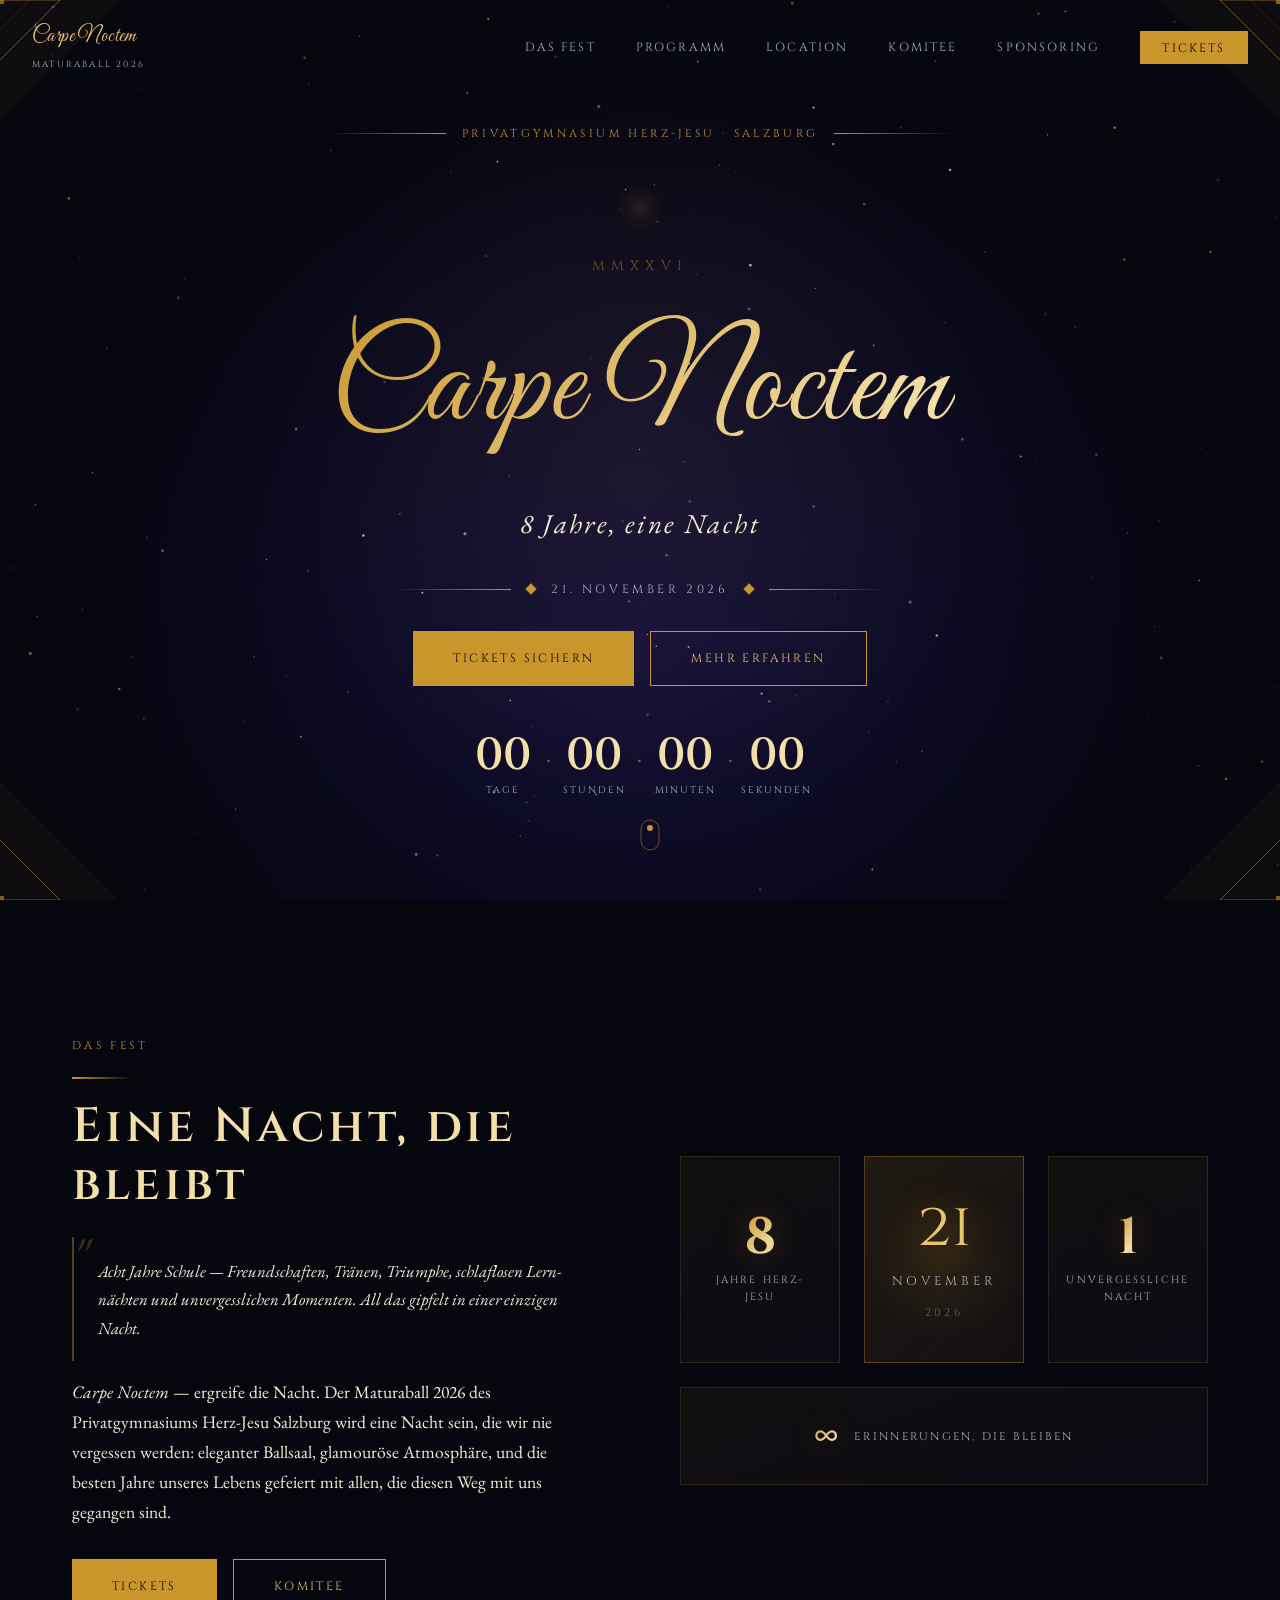
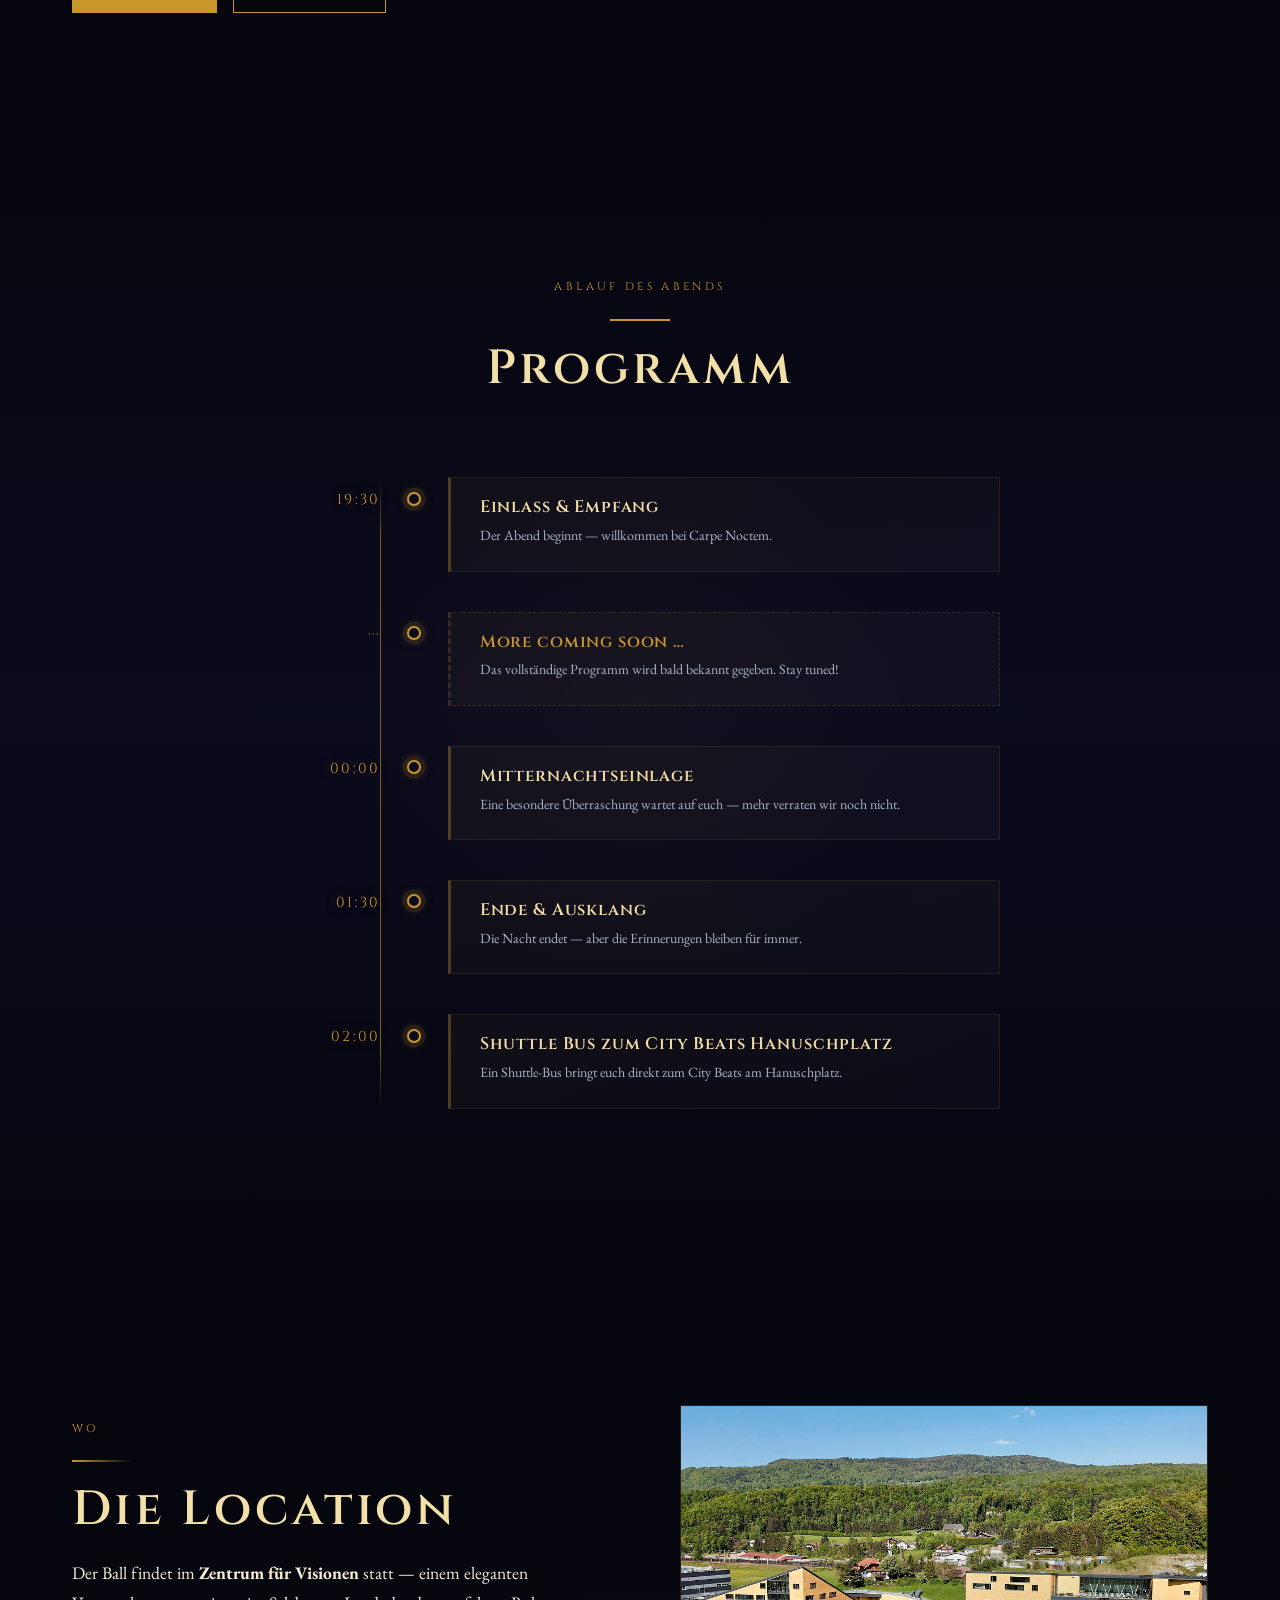
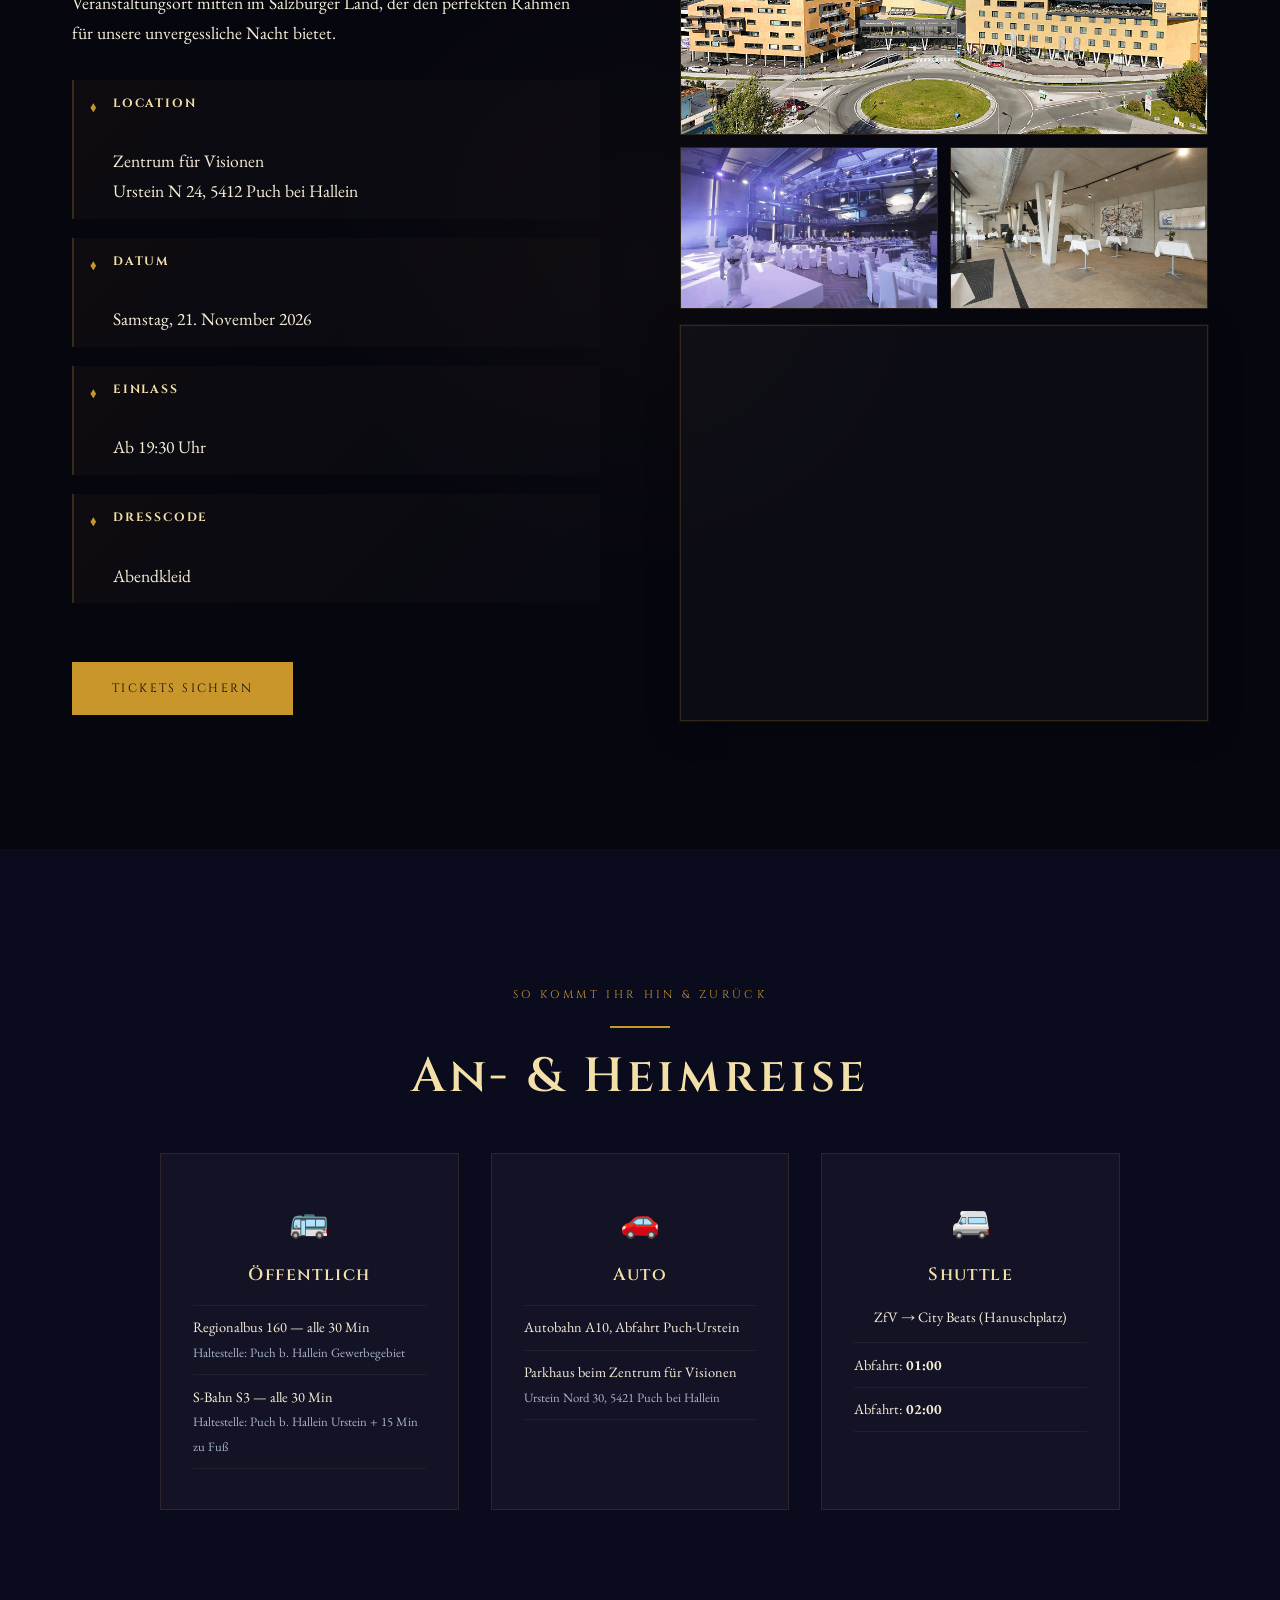
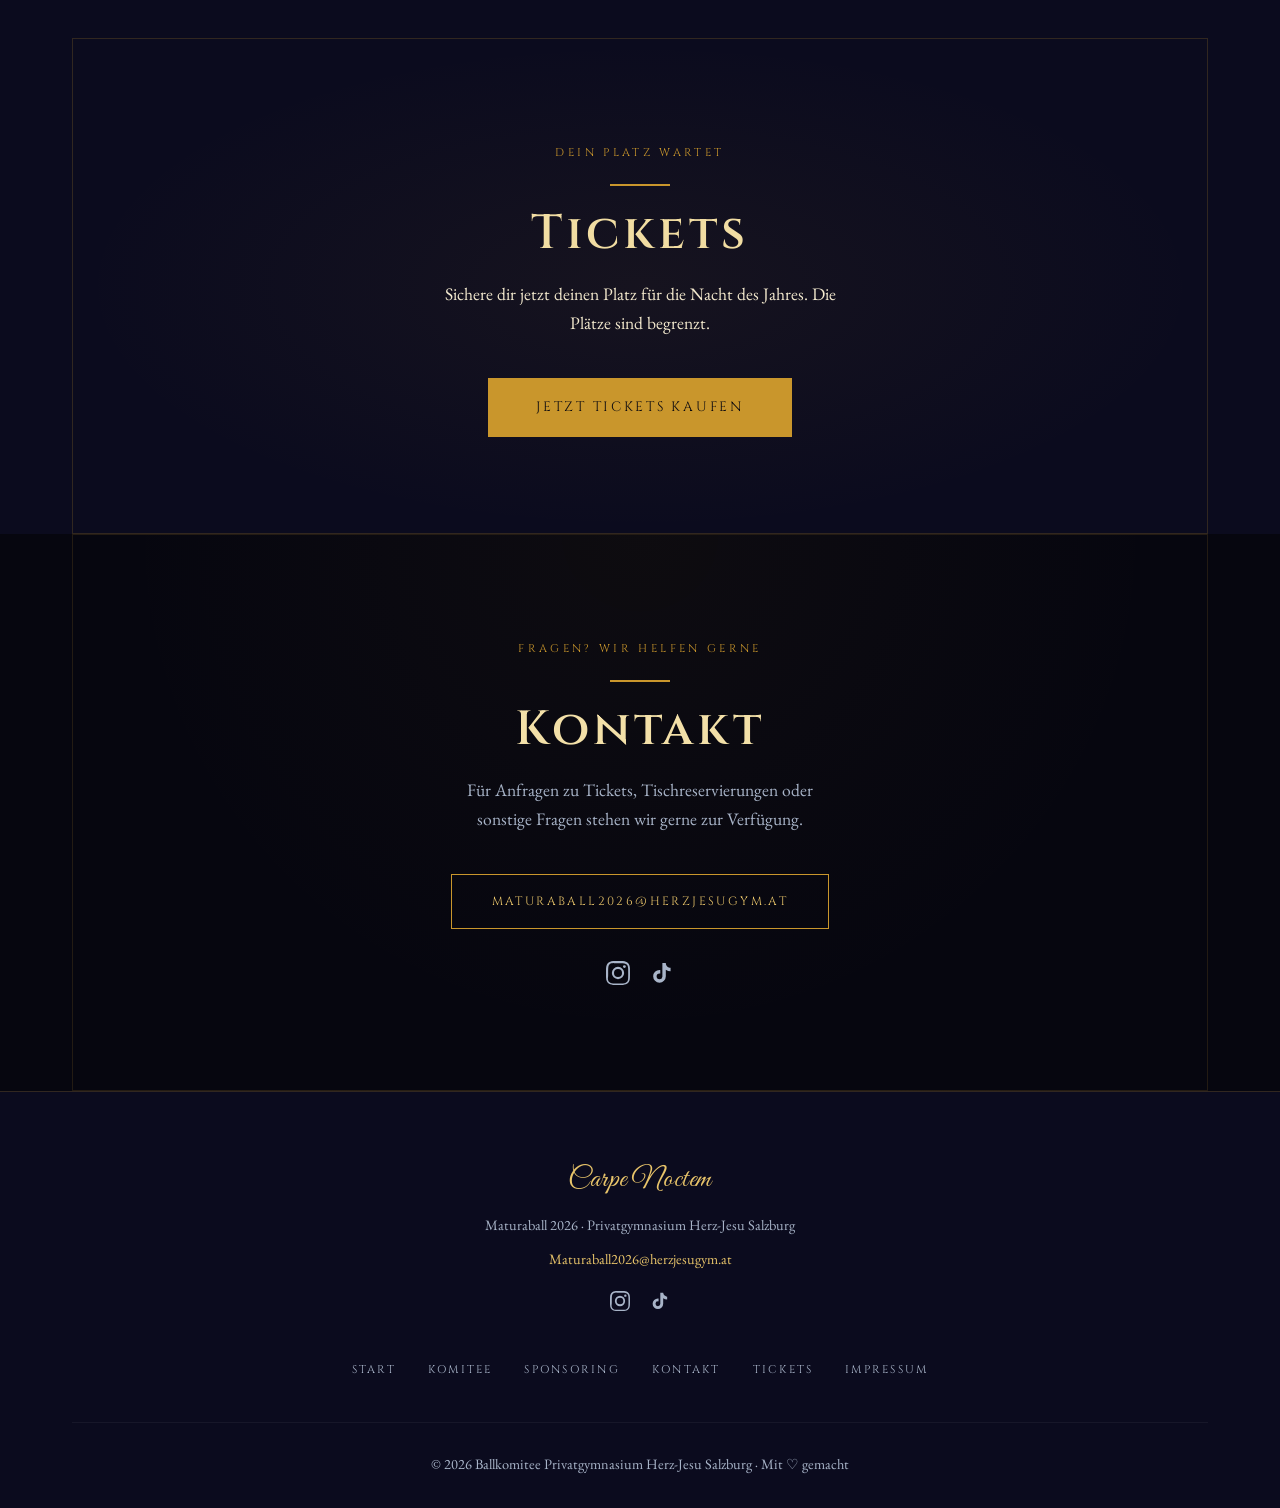
<file: index.html>
<!DOCTYPE html>
<html lang="de">
<head>
  <meta charset="UTF-8" />
  <meta name="viewport" content="width=device-width, initial-scale=1.0" />
  <title>Carpe Noctem · Maturaball 2026 · Privatgymnasium Herz-Jesu</title>
  <meta name="description" content="Carpe Noctem – 8 Jahre, eine Nacht. Der Maturaball des Privatgymnasiums Herz-Jesu Salzburg am 21. November 2026." />
  <meta property="og:title" content="Carpe Noctem · Maturaball 2026" />
  <meta property="og:description" content="8 Jahre, eine Nacht. Der Maturaball des Privatgymnasiums Herz-Jesu Salzburg am 21. November 2026." />
  <meta property="og:type" content="website" />
  <!-- TODO: og:image ersetzen sobald ein offizielles Bild vorhanden ist -->
  <meta property="og:image" content="/og-image.png" />
  <link rel="icon" href="/favicon.svg" type="image/svg+xml" />
  <link rel="stylesheet" href="css/style.css" />
  <link rel="stylesheet" href="css/index.css" />
</head>
<body>

<!-- ═══ NAVIGATION ═══ -->
<nav class="nav">
  <a href="index.html" class="nav-logo">
    Carpe Noctem
    <span>Maturaball 2026</span>
  </a>
  <ul class="nav-links">
    <li><a href="#about">Das Fest</a></li>
    <li><a href="#programm">Programm</a></li>
    <li><a href="#location">Location</a></li>
    <li><a href="pages/komitee.html">Komitee</a></li>
    <li><a href="pages/sponsoring.html">Sponsoring</a></li>
    <li><a href="pages/tickets.html" class="nav-cta">Tickets</a></li>
  </ul>
  <div class="nav-toggle" aria-label="Menü öffnen">
    <span></span><span></span><span></span>
  </div>
</nav>

<!-- ═══ HERO ═══ -->
<section id="hero" class="hero">
  <canvas id="star-canvas"></canvas>

  <!-- Art Deco corner ornaments -->
  <div class="hero-corner hero-corner--tl" aria-hidden="true">
    <svg viewBox="0 0 120 120" fill="none" xmlns="http://www.w3.org/2000/svg">
      <path d="M0 0 L120 0 L0 120 Z" fill="rgba(201,150,44,0.04)"/>
      <path d="M0 0 L60 0 L0 60" stroke="#c9962c" stroke-width="1" fill="none" opacity="0.5"/>
      <path d="M0 0 L30 0 L0 30" stroke="#c9962c" stroke-width="0.5" fill="none" opacity="0.3"/>
      <rect x="0" y="0" width="4" height="4" fill="#c9962c" opacity="0.6"/>
    </svg>
  </div>
  <div class="hero-corner hero-corner--tr" aria-hidden="true">
    <svg viewBox="0 0 120 120" fill="none" xmlns="http://www.w3.org/2000/svg">
      <path d="M120 0 L0 0 L120 120 Z" fill="rgba(201,150,44,0.04)"/>
      <path d="M120 0 L60 0 L120 60" stroke="#c9962c" stroke-width="1" fill="none" opacity="0.5"/>
      <path d="M120 0 L90 0 L120 30" stroke="#c9962c" stroke-width="0.5" fill="none" opacity="0.3"/>
      <rect x="116" y="0" width="4" height="4" fill="#c9962c" opacity="0.6"/>
    </svg>
  </div>
  <div class="hero-corner hero-corner--bl" aria-hidden="true">
    <svg viewBox="0 0 120 120" fill="none" xmlns="http://www.w3.org/2000/svg">
      <path d="M0 120 L120 120 L0 0 Z" fill="rgba(201,150,44,0.04)"/>
      <path d="M0 120 L60 120 L0 60" stroke="#c9962c" stroke-width="1" fill="none" opacity="0.5"/>
      <rect x="0" y="116" width="4" height="4" fill="#c9962c" opacity="0.6"/>
    </svg>
  </div>
  <div class="hero-corner hero-corner--br" aria-hidden="true">
    <svg viewBox="0 0 120 120" fill="none" xmlns="http://www.w3.org/2000/svg">
      <path d="M120 120 L0 120 L120 0 Z" fill="rgba(201,150,44,0.04)"/>
      <path d="M120 120 L60 120 L120 60" stroke="#c9962c" stroke-width="1" fill="none" opacity="0.5"/>
      <rect x="116" y="116" width="4" height="4" fill="#c9962c" opacity="0.6"/>
    </svg>
  </div>

  <div class="hero-content">
    <div class="hero-eyebrow">
      <div class="ornament">
        <div class="ornament-line"></div>
        <span class="section-label">Privatgymnasium Herz-Jesu · Salzburg</span>
        <div class="ornament-line right"></div>
      </div>
    </div>

    <div class="hero-title-wrap">
      <div class="hero-moon" aria-hidden="true">
        <svg viewBox="0 0 80 80" fill="none" xmlns="http://www.w3.org/2000/svg">
          <defs>
            <radialGradient id="moonGlow" cx="50%" cy="50%" r="50%">
              <stop offset="0%" stop-color="rgba(201,150,44,0.15)"/>
              <stop offset="100%" stop-color="transparent"/>
            </radialGradient>
          </defs>
          <circle cx="40" cy="40" r="38" fill="url(#moonGlow)"/>
          <path d="M40 4 A36 36 0 1 0 40 76 A28 28 0 1 1 40 4Z" fill="var(--gold)" opacity="0.85"/>
          <circle cx="22" cy="18" r="1" fill="var(--champagne)" opacity="0.6"/>
          <circle cx="58" cy="12" r="0.8" fill="var(--champagne)" opacity="0.5"/>
          <circle cx="14" cy="42" r="0.6" fill="var(--champagne)" opacity="0.4"/>
          <circle cx="62" cy="58" r="0.7" fill="var(--champagne)" opacity="0.5"/>
          <circle cx="50" cy="6" r="0.5" fill="var(--champagne)" opacity="0.3"/>
        </svg>
      </div>
      <div class="hero-roman">MMXXVI</div>
      <h1 class="hero-title gold-text">Carpe Noctem</h1>
      <p class="hero-subtitle">8 Jahre, eine Nacht</p>
    </div>

    <div class="ornament" style="margin:2rem 0;">
      <div class="ornament-line"></div>
      <div class="ornament-diamond"></div>
      <span style="font-family:var(--font-heading);font-size:0.75rem;letter-spacing:0.3em;color:var(--silver)">
        21. NOVEMBER 2026
      </span>
      <div class="ornament-diamond"></div>
      <div class="ornament-line right"></div>
    </div>

    <div class="hero-actions">
      <a href="pages/tickets.html" class="btn btn-primary">Tickets sichern</a>
      <a href="#about" class="btn btn-outline">Mehr erfahren</a>
    </div>

    <!-- Countdown -->
    <div class="hero-countdown">
      <div class="countdown-item">
        <span class="countdown-num" id="cd-days">00</span>
        <span class="countdown-label">Tage</span>
      </div>
      <div class="countdown-sep">·</div>
      <div class="countdown-item">
        <span class="countdown-num" id="cd-hours">00</span>
        <span class="countdown-label">Stunden</span>
      </div>
      <div class="countdown-sep">·</div>
      <div class="countdown-item">
        <span class="countdown-num" id="cd-minutes">00</span>
        <span class="countdown-label">Minuten</span>
      </div>
      <div class="countdown-sep">·</div>
      <div class="countdown-item">
        <span class="countdown-num" id="cd-seconds">00</span>
        <span class="countdown-label">Sekunden</span>
      </div>
    </div>
  </div>

  <a href="#about" class="hero-scroll" aria-label="Nach unten scrollen">
    <svg width="20" height="32" viewBox="0 0 20 32">
      <rect x="1" y="1" width="18" height="30" rx="9" stroke="rgba(201,150,44,0.5)" stroke-width="1" fill="none"/>
      <circle class="scroll-dot" cx="10" cy="9" r="3" fill="#c9962c"/>
    </svg>
  </a>
</section>

<!-- ═══ ABOUT ═══ -->
<section id="about">
  <div class="container">
    <div class="section-inner about-grid">
      <div class="about-text reveal">
        <span class="section-label">Das Fest</span>
        <div class="deco-line"></div>
        <h2>Eine Nacht, die bleibt</h2>
        <blockquote class="about-quote">
          Acht Jahre Schule — Freundschaften, Tränen, Triumphe, schlaflosen Lern­nächten und unvergesslichen Momenten. All das gipfelt in einer einzigen Nacht.
        </blockquote>
        <p style="margin-top:1rem;">
          <em>Carpe Noctem</em> — ergreife die Nacht. Der Maturaball 2026 des Privatgymnasiums Herz-Jesu Salzburg wird eine Nacht sein, die wir nie vergessen werden: eleganter Ball­saal, glamouröse Atmosphäre, und die besten Jahre unseres Lebens gefeiert mit allen, die diesen Weg mit uns gegangen sind.
        </p>
        <div class="btn-row" style="margin-top:2rem;">
          <a href="pages/tickets.html" class="btn btn-primary">Tickets</a>
          <a href="pages/komitee.html" class="btn btn-outline">Komitee</a>
        </div>
      </div>

      <div class="about-stats reveal reveal-delay-2">
        <div class="stat-card">
          <span class="stat-num gold-text">8</span>
          <span class="stat-label">Jahre Herz-Jesu</span>
        </div>
        <div class="stat-card stat-card--highlight">
          <div class="badge-day">21</div>
          <div class="badge-month">November</div>
          <div class="badge-year">2026</div>
        </div>
        <div class="stat-card">
          <span class="stat-num gold-text">1</span>
          <span class="stat-label">Unvergessliche Nacht</span>
        </div>
        <div class="stat-card stat-card--wide">
          <span class="stat-num gold-text">∞</span>
          <span class="stat-label">Erinnerungen, die bleiben</span>
        </div>
      </div>
    </div>
  </div>
</section>

<!-- ═══ PROGRAMM ═══ -->
<section id="programm" class="programm-section">
  <div class="container">
    <div class="section-inner">
      <div class="section-header reveal" style="text-align:center;margin-bottom:5rem;">
        <span class="section-label">Ablauf des Abends</span>
        <div class="deco-line center"></div>
        <h2>Programm</h2>
      </div>

      <div class="timeline">
        <div class="timeline-item reveal">
          <div class="timeline-time">19:30</div>
          <div class="timeline-dot"></div>
          <div class="timeline-content card">
            <h3>Einlass &amp; Empfang</h3>
            <p>Der Abend beginnt — willkommen bei Carpe Noctem.</p>
          </div>
        </div>

        <div class="timeline-item reveal reveal-delay-1">
          <div class="timeline-time">···</div>
          <div class="timeline-dot"></div>
          <div class="timeline-content card" style="border-style:dashed;border-color:rgba(201,150,44,0.2);">
            <h3 style="color:var(--gold);">More coming soon …</h3>
            <p>Das vollständige Programm wird bald bekannt gegeben. Stay tuned!</p>
          </div>
        </div>

        <div class="timeline-item reveal">
          <div class="timeline-time">00:00</div>
          <div class="timeline-dot"></div>
          <div class="timeline-content card">
            <h3>Mitternachtseinlage</h3>
            <p>Eine besondere Überraschung wartet auf euch — mehr verraten wir noch nicht.</p>
          </div>
        </div>

        <div class="timeline-item reveal reveal-delay-1">
          <div class="timeline-time">01:30</div>
          <div class="timeline-dot"></div>
          <div class="timeline-content card">
            <h3>Ende &amp; Ausklang</h3>
            <p>Die Nacht endet — aber die Erinnerungen bleiben für immer.</p>
          </div>
        </div>

        <div class="timeline-item reveal reveal-delay-2">
          <div class="timeline-time">02:00</div>
          <div class="timeline-dot"></div>
          <div class="timeline-content card">
            <h3>Shuttle Bus zum City Beats Hanuschplatz</h3>
            <p>Ein Shuttle-Bus bringt euch direkt zum City Beats am Hanuschplatz.</p>
          </div>
        </div>
      </div>
    </div>
  </div>
</section>

<!-- ═══ LOCATION ═══ -->
<section id="location" class="location-section">
  <div class="container">
    <div class="section-inner location-grid">
      <div class="location-info reveal">
        <span class="section-label">Wo</span>
        <div class="deco-line"></div>
        <h2>Die Location</h2>
        <p style="margin-top:1.2rem;">
          Der Ball findet im <strong>Zentrum für Visionen</strong> statt — einem eleganten Veranstaltungsort mitten im Salzburger Land, der den perfekten Rahmen für unsere unvergessliche Nacht bietet.
        </p>

        <div style="margin-top:2rem;">
          <div class="location-detail-item">
            <span class="detail-icon">◆</span>
            <div>
              <strong>Location</strong><br/>Zentrum für Visionen<br/>Urstein N 24, 5412 Puch bei Hallein
            </div>
          </div>
          <div class="location-detail-item">
            <span class="detail-icon">◆</span>
            <div>
              <strong>Datum</strong><br/>Samstag, 21. November 2026
            </div>
          </div>
          <div class="location-detail-item">
            <span class="detail-icon">◆</span>
            <div>
              <strong>Einlass</strong><br/>Ab 19:30 Uhr
            </div>
          </div>
          <div class="location-detail-item">
            <span class="detail-icon">◆</span>
            <div>
              <strong>Dresscode</strong><br/>Abendkleid
            </div>
          </div>
        </div>

        <a href="pages/tickets.html" class="btn btn-primary" style="margin-top:2.5rem;">
          Tickets sichern
        </a>
      </div>

      <div class="location-right reveal reveal-delay-2">
        <div class="location-gallery">
          <div class="location-gallery-item location-gallery-item--main">
            <img src="img/location-1.jpg" alt="Zentrum für Visionen — Saal" loading="lazy" />
          </div>
          <div class="location-gallery-item">
            <img src="img/location-2.jpg" alt="Zentrum für Visionen — Eingang" loading="lazy" />
          </div>
          <div class="location-gallery-item">
            <img src="img/location-3.jpg" alt="Zentrum für Visionen — Außenansicht" loading="lazy" />
          </div>
        </div>
        <div class="location-map-placeholder" style="margin-top:1rem;">
          <iframe
            src="https://maps.google.com/maps?q=Zentrum+f%C3%BCr+Visionen,+Urstein+N+24,+5412+Puch&output=embed&z=14"
            width="100%" height="100%" style="border:0;filter:grayscale(30%) invert(5%);" loading="lazy"
            title="Zentrum für Visionen, Puch bei Hallein" allowfullscreen>
          </iframe>
        </div>
      </div>
    </div>
  </div>
</section>

<!-- ═══ AN- & HEIMREISE ═══ -->
<section class="anreise-section">
  <div class="container">
    <div class="section-inner">
      <div style="text-align:center;margin-bottom:3rem;" class="reveal">
        <span class="section-label">So kommt ihr hin &amp; zurück</span>
        <div class="deco-line center"></div>
        <h2>An- &amp; Heimreise</h2>
      </div>

      <div class="anreise-grid">

        <div class="anreise-card card reveal">
          <div class="anreise-icon">🚌</div>
          <h3>Öffentlich</h3>
          <ul>
            <li>Regionalbus 160 — alle 30 Min<br/><small>Haltestelle: Puch b. Hallein Gewerbegebiet</small></li>
            <li>S-Bahn S3 — alle 30 Min<br/><small>Haltestelle: Puch b. Hallein Urstein + 15 Min zu Fuß</small></li>
          </ul>
        </div>

        <div class="anreise-card card reveal reveal-delay-1">
          <div class="anreise-icon">🚗</div>
          <h3>Auto</h3>
          <ul>
            <li>Autobahn A10, Abfahrt Puch-Urstein</li>
            <li>Parkhaus beim Zentrum für Visionen<br/><small>Urstein Nord 30, 5421 Puch bei Hallein</small></li>
          </ul>
        </div>

        <div class="anreise-card card reveal reveal-delay-2">
          <div class="anreise-icon">🚐</div>
          <h3>Shuttle</h3>
          <p>ZfV → City Beats (Hanuschplatz)</p>
          <ul>
            <li>Abfahrt: <strong>01:00</strong></li>
            <li>Abfahrt: <strong>02:00</strong></li>
          </ul>
        </div>

      </div>
    </div>
  </div>
</section>

<!-- ═══ TICKETS CTA ═══ -->
<section class="tickets-cta-section">
  <div class="container">
    <div class="section-inner tickets-cta-inner reveal">
      <div class="tickets-cta-bg" aria-hidden="true"></div>
      <span class="section-label">Dein Platz wartet</span>
      <div class="deco-line center"></div>
      <h2 style="text-align:center;margin:1rem 0;">Tickets</h2>
      <p style="text-align:center;max-width:50ch;margin:0 auto 2.5rem;">
        Sichere dir jetzt deinen Platz für die Nacht des Jahres. Die Plätze sind begrenzt.
      </p>
      <div class="btn-row--center btn-row">
        <a href="pages/tickets.html" class="btn btn-primary" style="font-size:0.85rem;padding:1.1rem 3rem;">
          Jetzt Tickets kaufen
        </a>
      </div>
    </div>
  </div>
</section>

<!-- ═══ KONTAKT ═══ -->
<section id="kontakt" class="kontakt-section">
  <div class="container">
    <div class="section-inner kontakt-inner reveal">
      <span class="section-label">Fragen? Wir helfen gerne</span>
      <div class="deco-line center"></div>
      <h2 style="text-align:center;margin:1rem 0;">Kontakt</h2>
      <p style="text-align:center;max-width:50ch;margin:0 auto 2.5rem;color:var(--silver);">
        Für Anfragen zu Tickets, Tischreservierungen oder sonstige Fragen stehen wir gerne zur Verfügung.
      </p>
      <div style="text-align:center;">
        <a href="mailto:Maturaball2026@herzjesugym.at" class="btn btn-outline" style="max-width:100%;overflow:hidden;text-overflow:ellipsis;white-space:nowrap;">
          Maturaball2026@herzjesugym.at
        </a>
      </div>
      <div class="social-links">
        <a href="https://www.instagram.com/herzjesuball2026/" target="_blank" rel="noopener" aria-label="Instagram">
          <svg viewBox="0 0 24 24" width="24" height="24" fill="currentColor"><path d="M12 2.163c3.204 0 3.584.012 4.85.07 1.17.054 1.97.24 2.43.403a4.088 4.088 0 011.47.96c.458.457.779.91.96 1.47.163.46.349 1.26.403 2.43.058 1.266.07 1.646.07 4.85s-.012 3.584-.07 4.85c-.054 1.17-.24 1.97-.403 2.43a4.088 4.088 0 01-.96 1.47 4.088 4.088 0 01-1.47.96c-.46.163-1.26.349-2.43.403-1.266.058-1.646.07-4.85.07s-3.584-.012-4.85-.07c-1.17-.054-1.97-.24-2.43-.403a4.088 4.088 0 01-1.47-.96 4.088 4.088 0 01-.96-1.47c-.163-.46-.349-1.26-.403-2.43C2.175 15.584 2.163 15.204 2.163 12s.012-3.584.07-4.85c.054-1.17.24-1.97.403-2.43a4.088 4.088 0 01.96-1.47 4.088 4.088 0 011.47-.96c.46-.163 1.26-.349 2.43-.403C8.416 2.175 8.796 2.163 12 2.163zM12 0C8.741 0 8.333.014 7.053.072 5.775.13 4.902.333 4.14.63a5.876 5.876 0 00-2.126 1.384A5.876 5.876 0 00.63 4.14C.333 4.902.13 5.775.072 7.053.014 8.333 0 8.741 0 12s.014 3.667.072 4.947c.058 1.278.261 2.151.558 2.913a5.876 5.876 0 001.384 2.126A5.876 5.876 0 004.14 23.37c.762.297 1.635.5 2.913.558C8.333 23.986 8.741 24 12 24s3.667-.014 4.947-.072c1.278-.058 2.151-.261 2.913-.558a5.876 5.876 0 002.126-1.384 5.876 5.876 0 001.384-2.126c.297-.762.5-1.635.558-2.913C23.986 15.667 24 15.259 24 12s-.014-3.667-.072-4.947c-.058-1.278-.261-2.151-.558-2.913a5.876 5.876 0 00-1.384-2.126A5.876 5.876 0 0019.86.63C19.098.333 18.225.13 16.947.072 15.667.014 15.259 0 12 0zm0 5.838a6.162 6.162 0 100 12.324 6.162 6.162 0 000-12.324zM12 16a4 4 0 110-8 4 4 0 010 8zm6.406-11.845a1.44 1.44 0 100 2.881 1.44 1.44 0 000-2.881z"/></svg>
        </a>
        <a href="https://www.tiktok.com/@herzjesuball2026" target="_blank" rel="noopener" aria-label="TikTok">
          <svg viewBox="0 0 24 24" width="24" height="24" fill="currentColor"><path d="M19.59 6.69a4.83 4.83 0 01-3.77-4.25V2h-3.45v13.67a2.89 2.89 0 01-2.88 2.5 2.89 2.89 0 01-2.89-2.89 2.89 2.89 0 012.89-2.89c.28 0 .54.04.79.1V9.01a6.27 6.27 0 00-.79-.05 6.34 6.34 0 00-6.34 6.34 6.34 6.34 0 006.34 6.34 6.34 6.34 0 006.33-6.34V8.75a8.18 8.18 0 004.77 1.52V6.82a4.84 4.84 0 01-1-.13z"/></svg>
        </a>
      </div>
    </div>
  </div>
</section>

<!-- ═══ FOOTER ═══ -->
<footer>
  <div class="container">
    <div class="footer-logo">Carpe Noctem</div>
    <p>Maturaball 2026 · Privatgymnasium Herz-Jesu Salzburg</p>
    <p style="margin-top:0.6rem;"><a href="mailto:Maturaball2026@herzjesugym.at" style="color:var(--gold-light);">Maturaball2026@herzjesugym.at</a></p>
    <div class="social-links" style="margin-top:1.2rem;">
      <a href="https://www.instagram.com/herzjesuball2026/" target="_blank" rel="noopener" aria-label="Instagram">
        <svg viewBox="0 0 24 24" width="20" height="20" fill="currentColor"><path d="M12 2.163c3.204 0 3.584.012 4.85.07 1.17.054 1.97.24 2.43.403a4.088 4.088 0 011.47.96c.458.457.779.91.96 1.47.163.46.349 1.26.403 2.43.058 1.266.07 1.646.07 4.85s-.012 3.584-.07 4.85c-.054 1.17-.24 1.97-.403 2.43a4.088 4.088 0 01-.96 1.47 4.088 4.088 0 01-1.47.96c-.46.163-1.26.349-2.43.403-1.266.058-1.646.07-4.85.07s-3.584-.012-4.85-.07c-1.17-.054-1.97-.24-2.43-.403a4.088 4.088 0 01-1.47-.96 4.088 4.088 0 01-.96-1.47c-.163-.46-.349-1.26-.403-2.43C2.175 15.584 2.163 15.204 2.163 12s.012-3.584.07-4.85c.054-1.17.24-1.97.403-2.43a4.088 4.088 0 01.96-1.47 4.088 4.088 0 011.47-.96c.46-.163 1.26-.349 2.43-.403C8.416 2.175 8.796 2.163 12 2.163zM12 0C8.741 0 8.333.014 7.053.072 5.775.13 4.902.333 4.14.63a5.876 5.876 0 00-2.126 1.384A5.876 5.876 0 00.63 4.14C.333 4.902.13 5.775.072 7.053.014 8.333 0 8.741 0 12s.014 3.667.072 4.947c.058 1.278.261 2.151.558 2.913a5.876 5.876 0 001.384 2.126A5.876 5.876 0 004.14 23.37c.762.297 1.635.5 2.913.558C8.333 23.986 8.741 24 12 24s3.667-.014 4.947-.072c1.278-.058 2.151-.261 2.913-.558a5.876 5.876 0 002.126-1.384 5.876 5.876 0 001.384-2.126c.297-.762.5-1.635.558-2.913C23.986 15.667 24 15.259 24 12s-.014-3.667-.072-4.947c-.058-1.278-.261-2.151-.558-2.913a5.876 5.876 0 00-1.384-2.126A5.876 5.876 0 0019.86.63C19.098.333 18.225.13 16.947.072 15.667.014 15.259 0 12 0zm0 5.838a6.162 6.162 0 100 12.324 6.162 6.162 0 000-12.324zM12 16a4 4 0 110-8 4 4 0 010 8zm6.406-11.845a1.44 1.44 0 100 2.881 1.44 1.44 0 000-2.881z"/></svg>
      </a>
      <a href="https://www.tiktok.com/@herzjesuball2026" target="_blank" rel="noopener" aria-label="TikTok">
        <svg viewBox="0 0 24 24" width="20" height="20" fill="currentColor"><path d="M19.59 6.69a4.83 4.83 0 01-3.77-4.25V2h-3.45v13.67a2.89 2.89 0 01-2.88 2.5 2.89 2.89 0 01-2.89-2.89 2.89 2.89 0 012.89-2.89c.28 0 .54.04.79.1V9.01a6.27 6.27 0 00-.79-.05 6.34 6.34 0 00-6.34 6.34 6.34 6.34 0 006.34 6.34 6.34 6.34 0 006.33-6.34V8.75a8.18 8.18 0 004.77 1.52V6.82a4.84 4.84 0 01-1-.13z"/></svg>
      </a>
    </div>

    <ul class="footer-links">
      <li><a href="index.html">Start</a></li>
      <li><a href="pages/komitee.html">Komitee</a></li>
      <li><a href="pages/sponsoring.html">Sponsoring</a></li>
      <li><a href="#kontakt">Kontakt</a></li>
      <li><a href="pages/tickets.html">Tickets</a></li>
      <li><a href="pages/impressum.html">Impressum</a></li>
    </ul>

    <div class="footer-bottom">
      <p>© 2026 Ballkomitee Privatgymnasium Herz-Jesu Salzburg · Mit ♡ gemacht</p>
    </div>
  </div>
</footer>

<script src="js/main.js"></script>
</body>
</html>
</file>
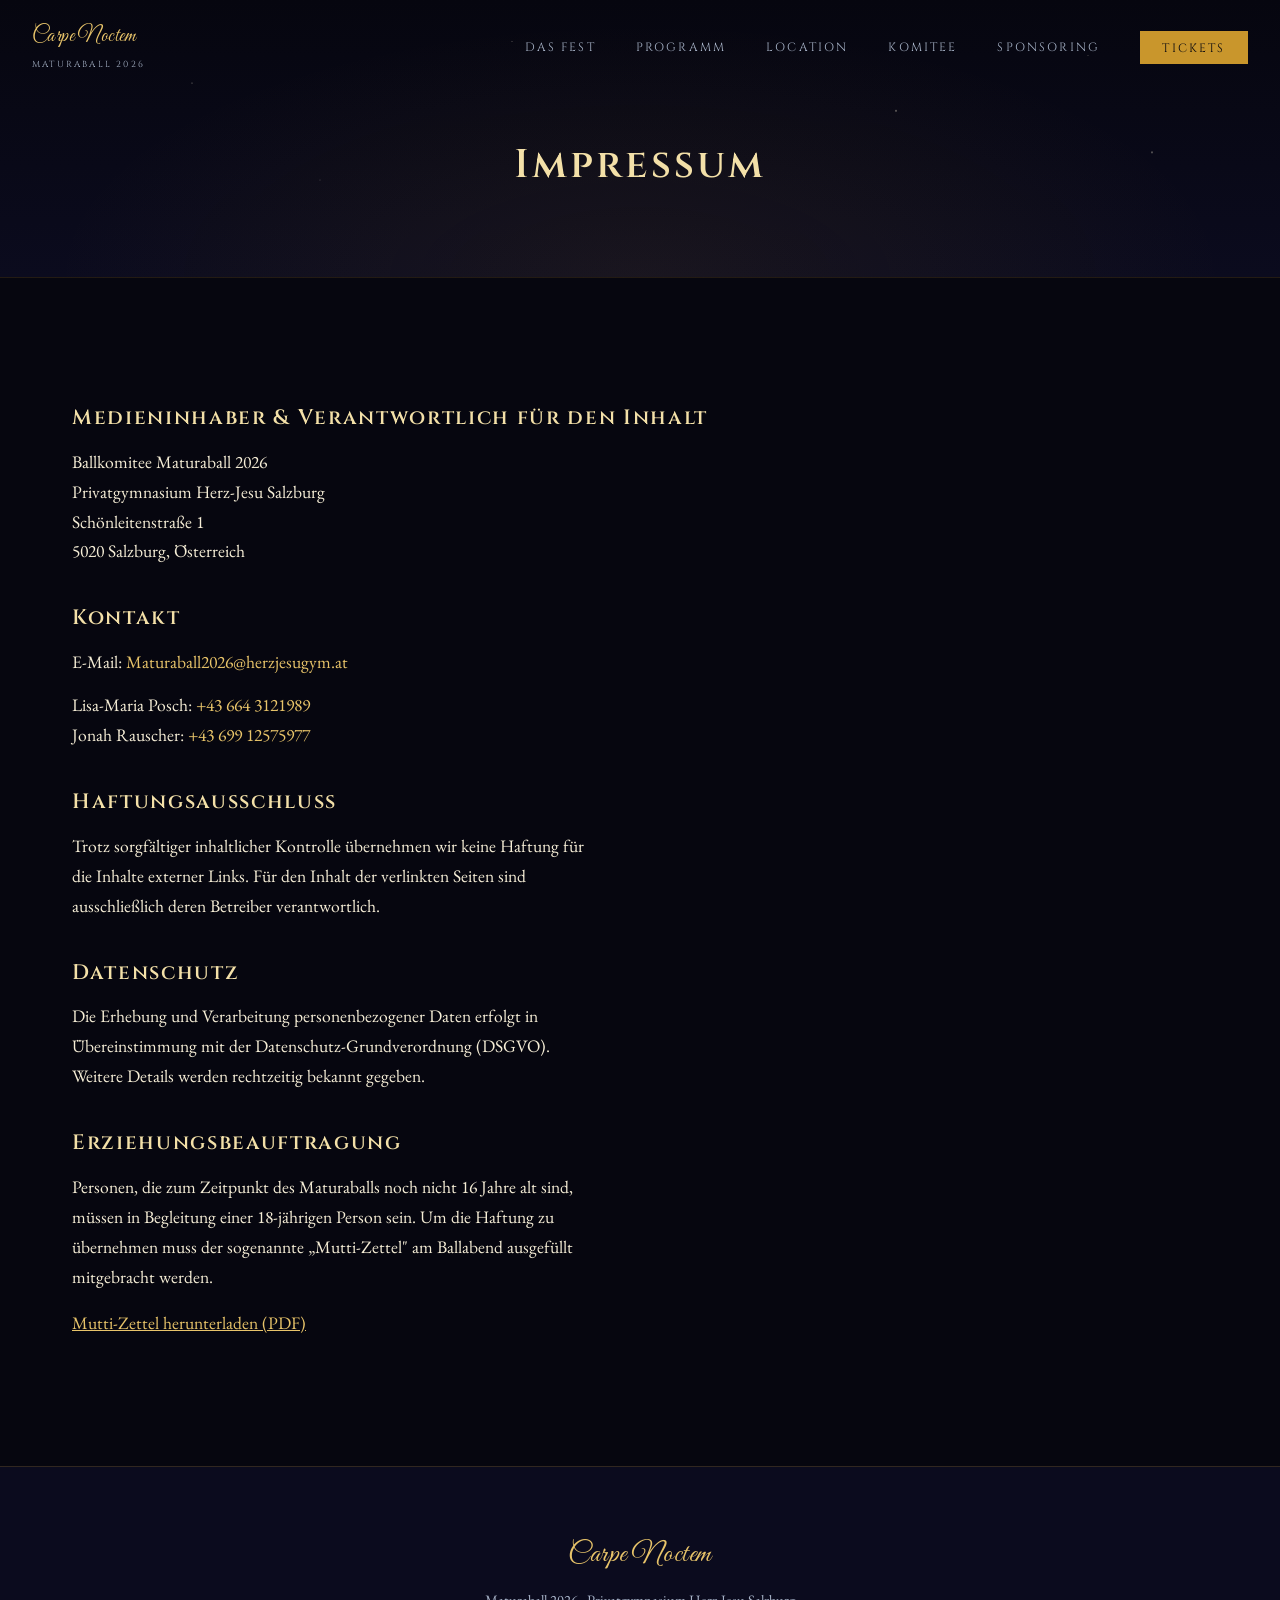
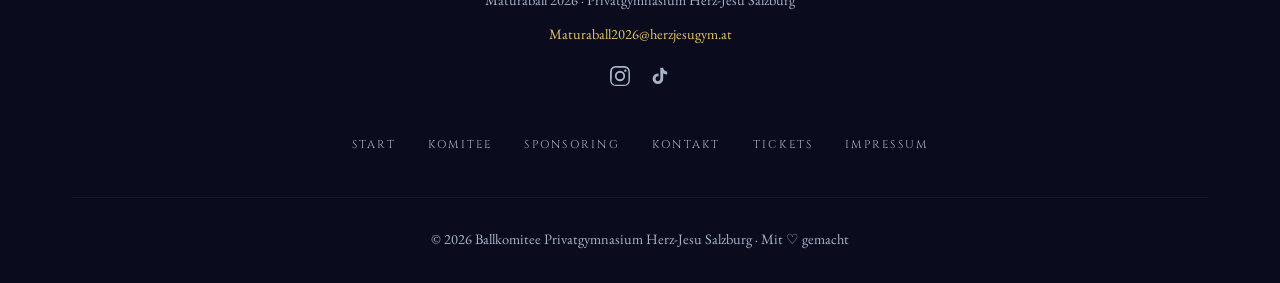
<file: pages/impressum.html>
<!DOCTYPE html>
<html lang="de">
<head>
  <meta charset="UTF-8" />
  <meta name="viewport" content="width=device-width, initial-scale=1.0" />
  <title>Impressum · Carpe Noctem · Maturaball 2026</title>
  <meta name="description" content="Impressum des Maturaball 2026 des Privatgymnasiums Herz-Jesu Salzburg." />
  <meta property="og:title" content="Impressum · Carpe Noctem · Maturaball 2026" />
  <meta property="og:description" content="Impressum des Maturaball 2026 des Privatgymnasiums Herz-Jesu Salzburg." />
  <meta property="og:image" content="/og-image.png" />
  <link rel="icon" href="/favicon.svg" type="image/svg+xml" />
  <link rel="stylesheet" href="../css/style.css" />
  <link rel="stylesheet" href="../css/inner-page.css" />
</head>
<body>

<nav class="nav scrolled">
  <a href="../index.html" class="nav-logo">
    Carpe Noctem
    <span>Maturaball 2026</span>
  </a>
  <ul class="nav-links">
    <li><a href="../index.html#about">Das Fest</a></li>
    <li><a href="../index.html#programm">Programm</a></li>
    <li><a href="../index.html#location">Location</a></li>
    <li><a href="komitee.html">Komitee</a></li>
    <li><a href="sponsoring.html">Sponsoring</a></li>
    <li><a href="tickets.html" class="nav-cta">Tickets</a></li>
  </ul>
  <div class="nav-toggle"><span></span><span></span><span></span></div>
</nav>

<div class="page-hero" style="min-height:28vh;">
  <div class="page-hero-content">
    <h1 style="font-size:2.5rem;">Impressum</h1>
  </div>
</div>

<main>
  <div class="container">
    <div class="section-inner" style="max-width:700px;">
      <h2 style="font-size:1.3rem;margin-bottom:1rem;">Medieninhaber &amp; Verantwortlich für den Inhalt</h2>
      <p>Ballkomitee Maturaball 2026<br/>
      Privatgymnasium Herz-Jesu Salzburg<br/>
      Schönleitenstraße 1<br/>
      5020 Salzburg, Österreich</p>

      <h2 style="font-size:1.3rem;margin-top:2.5rem;margin-bottom:1rem;">Kontakt</h2>
      <p>E-Mail: <a href="mailto:Maturaball2026@herzjesugym.at">Maturaball2026@herzjesugym.at</a></p>
      <p style="margin-top:0.8rem;">Lisa-Maria Posch: <a href="tel:+436643121989">+43 664 3121989</a><br/>
      Jonah Rauscher: <a href="tel:+4369912575977">+43 699 12575977</a></p>

      <h2 style="font-size:1.3rem;margin-top:2.5rem;margin-bottom:1rem;">Haftungsausschluss</h2>
      <p>Trotz sorgfältiger inhaltlicher Kontrolle übernehmen wir keine Haftung für die Inhalte externer Links. Für den Inhalt der verlinkten Seiten sind ausschließlich deren Betreiber verantwortlich.</p>

      <h2 style="font-size:1.3rem;margin-top:2.5rem;margin-bottom:1rem;">Datenschutz</h2>
      <p>Die Erhebung und Verarbeitung personenbezogener Daten erfolgt in Übereinstimmung mit der Datenschutz-Grundverordnung (DSGVO). Weitere Details werden rechtzeitig bekannt gegeben.</p>

      <h2 style="font-size:1.3rem;margin-top:2.5rem;margin-bottom:1rem;">Erziehungsbeauftragung</h2>
      <p>Personen, die zum Zeitpunkt des Maturaballs noch nicht 16 Jahre alt sind, müssen in Begleitung einer 18-jährigen Person sein. Um die Haftung zu übernehmen muss der sogenannte „Mutti-Zettel" am Ballabend ausgefüllt mitgebracht werden.</p>
      <p style="margin-top:1rem;">
        <a href="../docs/muttizettel.pdf" download style="color:var(--gold-light);text-decoration:underline;">
          Mutti-Zettel herunterladen (PDF)
        </a>
      </p>
    </div>
  </div>
</main>

<footer>
  <div class="container">
    <div class="footer-logo">Carpe Noctem</div>
    <p>Maturaball 2026 · Privatgymnasium Herz-Jesu Salzburg</p>
    <p style="margin-top:0.6rem;"><a href="mailto:Maturaball2026@herzjesugym.at" style="color:var(--gold-light);">Maturaball2026@herzjesugym.at</a></p>
    <div class="social-links" style="margin-top:1.2rem;">
      <a href="https://www.instagram.com/herzjesuball2026/" target="_blank" rel="noopener" aria-label="Instagram">
        <svg viewBox="0 0 24 24" width="20" height="20" fill="currentColor"><path d="M12 2.163c3.204 0 3.584.012 4.85.07 1.17.054 1.97.24 2.43.403a4.088 4.088 0 011.47.96c.458.457.779.91.96 1.47.163.46.349 1.26.403 2.43.058 1.266.07 1.646.07 4.85s-.012 3.584-.07 4.85c-.054 1.17-.24 1.97-.403 2.43a4.088 4.088 0 01-.96 1.47 4.088 4.088 0 01-1.47.96c-.46.163-1.26.349-2.43.403-1.266.058-1.646.07-4.85.07s-3.584-.012-4.85-.07c-1.17-.054-1.97-.24-2.43-.403a4.088 4.088 0 01-1.47-.96 4.088 4.088 0 01-.96-1.47c-.163-.46-.349-1.26-.403-2.43C2.175 15.584 2.163 15.204 2.163 12s.012-3.584.07-4.85c.054-1.17.24-1.97.403-2.43a4.088 4.088 0 01.96-1.47 4.088 4.088 0 011.47-.96c.46-.163 1.26-.349 2.43-.403C8.416 2.175 8.796 2.163 12 2.163zM12 0C8.741 0 8.333.014 7.053.072 5.775.13 4.902.333 4.14.63a5.876 5.876 0 00-2.126 1.384A5.876 5.876 0 00.63 4.14C.333 4.902.13 5.775.072 7.053.014 8.333 0 8.741 0 12s.014 3.667.072 4.947c.058 1.278.261 2.151.558 2.913a5.876 5.876 0 001.384 2.126A5.876 5.876 0 004.14 23.37c.762.297 1.635.5 2.913.558C8.333 23.986 8.741 24 12 24s3.667-.014 4.947-.072c1.278-.058 2.151-.261 2.913-.558a5.876 5.876 0 002.126-1.384 5.876 5.876 0 001.384-2.126c.297-.762.5-1.635.558-2.913C23.986 15.667 24 15.259 24 12s-.014-3.667-.072-4.947c-.058-1.278-.261-2.151-.558-2.913a5.876 5.876 0 00-1.384-2.126A5.876 5.876 0 0019.86.63C19.098.333 18.225.13 16.947.072 15.667.014 15.259 0 12 0zm0 5.838a6.162 6.162 0 100 12.324 6.162 6.162 0 000-12.324zM12 16a4 4 0 110-8 4 4 0 010 8zm6.406-11.845a1.44 1.44 0 100 2.881 1.44 1.44 0 000-2.881z"/></svg>
      </a>
      <a href="https://www.tiktok.com/@herzjesuball2026" target="_blank" rel="noopener" aria-label="TikTok">
        <svg viewBox="0 0 24 24" width="20" height="20" fill="currentColor"><path d="M19.59 6.69a4.83 4.83 0 01-3.77-4.25V2h-3.45v13.67a2.89 2.89 0 01-2.88 2.5 2.89 2.89 0 01-2.89-2.89 2.89 2.89 0 012.89-2.89c.28 0 .54.04.79.1V9.01a6.27 6.27 0 00-.79-.05 6.34 6.34 0 00-6.34 6.34 6.34 6.34 0 006.34 6.34 6.34 6.34 0 006.33-6.34V8.75a8.18 8.18 0 004.77 1.52V6.82a4.84 4.84 0 01-1-.13z"/></svg>
      </a>
    </div>

    <ul class="footer-links">
      <li><a href="../index.html">Start</a></li>
      <li><a href="komitee.html">Komitee</a></li>
      <li><a href="sponsoring.html">Sponsoring</a></li>
      <li><a href="../index.html#kontakt">Kontakt</a></li>
      <li><a href="tickets.html">Tickets</a></li>
      <li><a href="impressum.html">Impressum</a></li>
    </ul>
    <div class="footer-bottom"><p>© 2026 Ballkomitee Privatgymnasium Herz-Jesu Salzburg · Mit ♡ gemacht</p></div>
  </div>
</footer>

<script src="../js/main.js"></script>
</body>
</html>
</file>
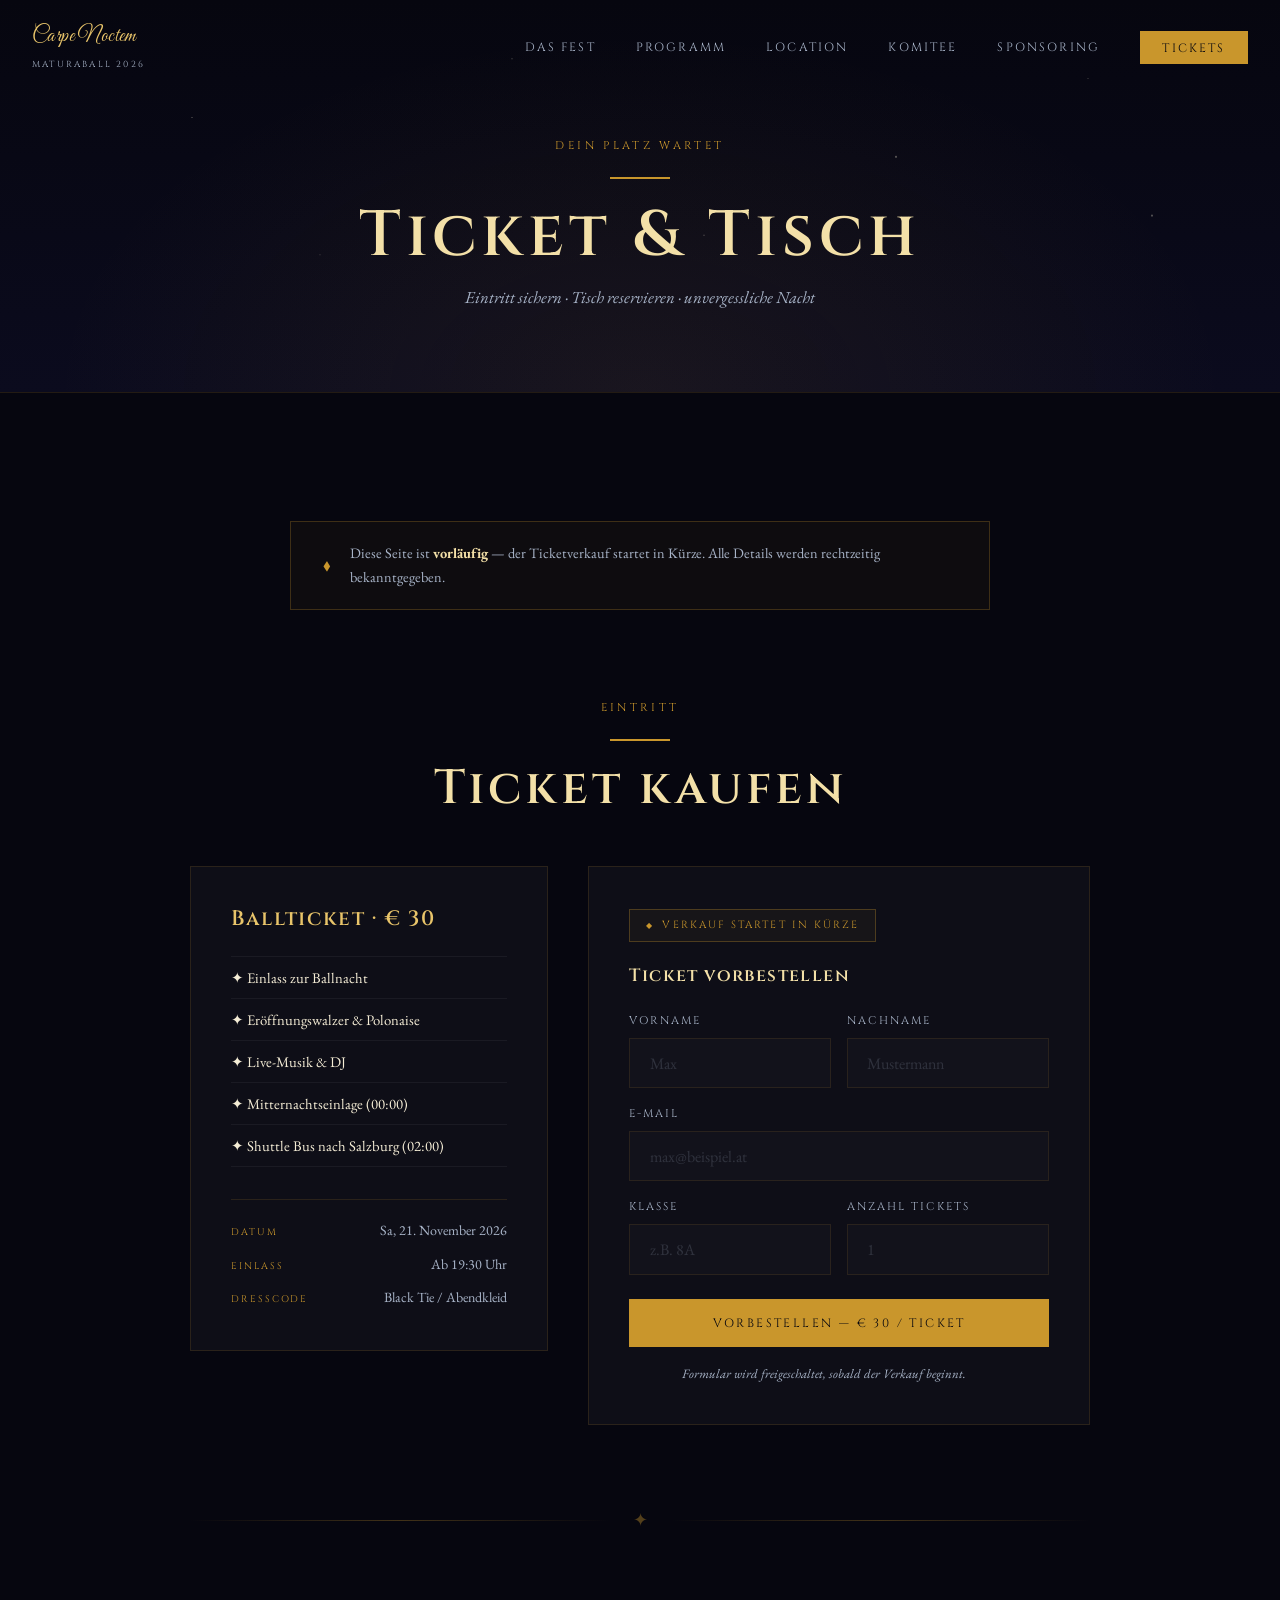
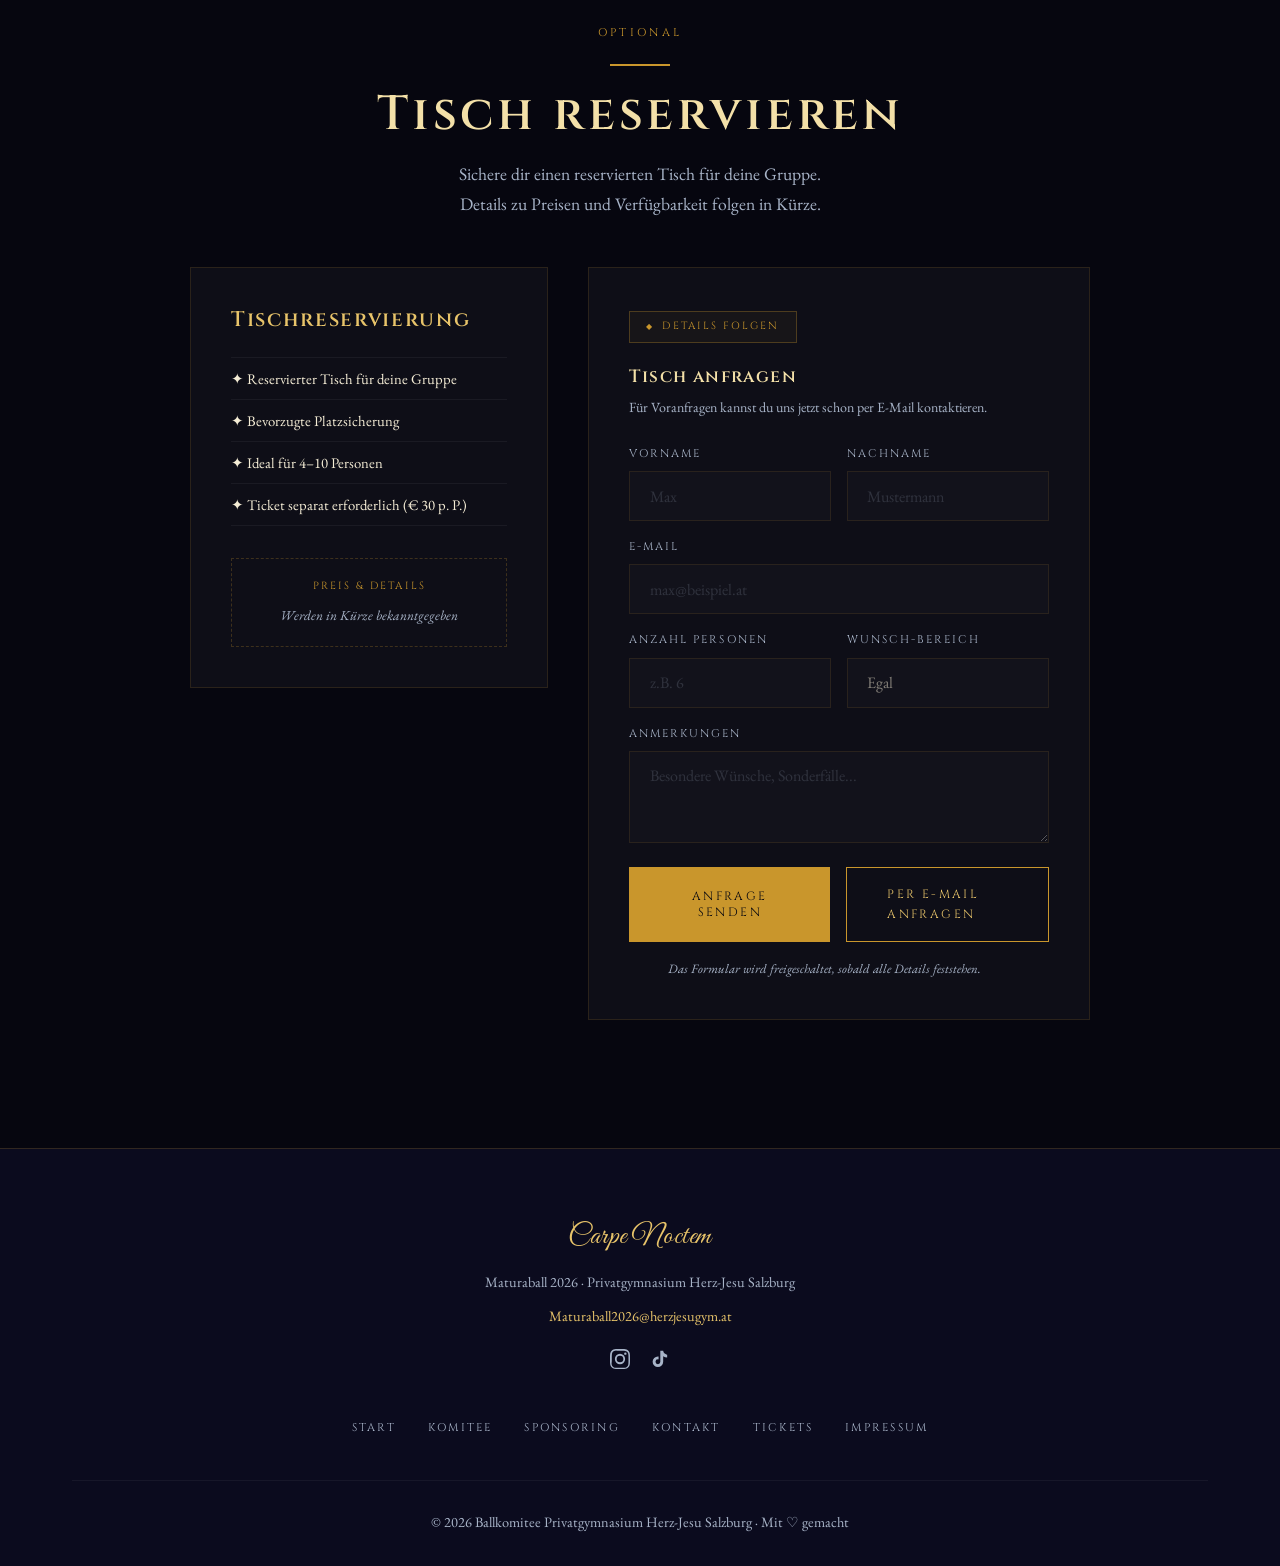
<file: pages/kaufen.html>
<!DOCTYPE html>
<html lang="de">
<head>
  <meta charset="UTF-8" />
  <meta name="viewport" content="width=device-width, initial-scale=1.0" />
  <title>Kaufen · Carpe Noctem · Maturaball 2026</title>
  <meta name="description" content="Tickets und Tischreservierung für den Maturaball 2026 des Privatgymnasiums Herz-Jesu Salzburg." />
  <meta property="og:title" content="Tickets kaufen · Carpe Noctem · Maturaball 2026" />
  <meta property="og:description" content="Tickets und Tischreservierung für den Maturaball 2026 des Privatgymnasiums Herz-Jesu Salzburg." />
  <meta property="og:image" content="/og-image.png" />
  <link rel="icon" href="/favicon.svg" type="image/svg+xml" />
  <link rel="stylesheet" href="../css/style.css" />
  <link rel="stylesheet" href="../css/inner-page.css" />
  <link rel="stylesheet" href="../css/kaufen.css" />
</head>
<body>

<nav class="nav scrolled">
  <a href="../index.html" class="nav-logo">
    Carpe Noctem
    <span>Maturaball 2026</span>
  </a>
  <ul class="nav-links">
    <li><a href="../index.html#about">Das Fest</a></li>
    <li><a href="../index.html#programm">Programm</a></li>
    <li><a href="../index.html#location">Location</a></li>
    <li><a href="komitee.html">Komitee</a></li>
    <li><a href="sponsoring.html">Sponsoring</a></li>
    <li><a href="tickets.html" class="nav-cta">Tickets</a></li>
  </ul>
  <div class="nav-toggle"><span></span><span></span><span></span></div>
</nav>

<!-- Page Hero -->
<div class="page-hero">
  <div class="page-hero-content">
    <span class="section-label">Dein Platz wartet</span>
    <div class="deco-line center"></div>
    <h1>Ticket & Tisch</h1>
    <p class="page-hero-sub">Eintritt sichern · Tisch reservieren · unvergessliche Nacht</p>
  </div>
</div>

<main>
  <div class="container">
    <div class="section-inner">

      <!-- Hinweis-Banner -->
      <div class="kaufen-hinweis reveal">
        <span class="hinweis-icon">◆</span>
        <p>Diese Seite ist <strong>vorläufig</strong> — der Ticketverkauf startet in Kürze. Alle Details werden rechtzeitig bekanntgegeben.</p>
      </div>

      <!-- ═══ TICKET KAUFEN ═══ -->
      <div id="ticket" style="margin-top:5rem;">
        <div style="text-align:center;margin-bottom:3rem;" class="reveal">
          <span class="section-label">Eintritt</span>
          <div class="deco-line center"></div>
          <h2>Ticket kaufen</h2>
        </div>

        <div class="kaufen-layout reveal">
          <!-- Info-Seite -->
          <div class="kaufen-info-box card">
            <h3>Ballticket · € 30</h3>
            <ul class="kaufen-includes">
              <li>✦ Einlass zur Ballnacht</li>
              <li>✦ Eröffnungswalzer &amp; Polonaise</li>
              <li>✦ Live-Musik &amp; DJ</li>
              <li>✦ Mitternachtseinlage (00:00)</li>
              <li>✦ Shuttle Bus nach Salzburg (02:00)</li>
            </ul>
            <div class="kaufen-info-meta">
              <div class="kim-item">
                <span class="kim-label">Datum</span>
                <span>Sa, 21. November 2026</span>
              </div>
              <div class="kim-item">
                <span class="kim-label">Einlass</span>
                <span>Ab 19:30 Uhr</span>
              </div>
              <div class="kim-item">
                <span class="kim-label">Dresscode</span>
                <span>Black Tie / Abendkleid</span>
              </div>
            </div>
          </div>

          <!-- Formular -->
          <div class="kaufen-form-box card">
            <div class="form-coming-soon-badge" style="margin-bottom:1.5rem;">Verkauf startet in Kürze</div>
            <h3 style="margin-bottom:1.5rem;">Ticket vorbestellen</h3>

            <div class="form-row">
              <div class="form-group">
                <label class="form-label">Vorname</label>
                <input type="text" class="form-input" placeholder="Max" disabled />
              </div>
              <div class="form-group">
                <label class="form-label">Nachname</label>
                <input type="text" class="form-input" placeholder="Mustermann" disabled />
              </div>
            </div>

            <div class="form-row form-row--full" style="margin-top:1rem;">
              <div class="form-group">
                <label class="form-label">E-Mail</label>
                <input type="email" class="form-input" placeholder="max@beispiel.at" disabled />
              </div>
            </div>

            <div class="form-row" style="margin-top:1rem;">
              <div class="form-group">
                <label class="form-label">Klasse</label>
                <input type="text" class="form-input" placeholder="z.B. 8A" disabled />
              </div>
              <div class="form-group">
                <label class="form-label">Anzahl Tickets</label>
                <input type="number" class="form-input" placeholder="1" min="1" max="10" disabled />
              </div>
            </div>

            <button class="btn btn-primary" style="width:100%;justify-content:center;margin-top:1.5rem;" disabled>
              Vorbestellen — € 30 / Ticket
            </button>
            <p style="text-align:center;color:var(--silver);font-size:0.8rem;margin-top:1rem;font-style:italic;">
              Formular wird freigeschaltet, sobald der Verkauf beginnt.
            </p>
          </div>
        </div>
      </div>

      <!-- Trennlinie -->
      <div class="kaufen-divider reveal">
        <div class="kd-line"></div>
        <span>✦</span>
        <div class="kd-line"></div>
      </div>

      <!-- ═══ TISCH RESERVIEREN ═══ -->
      <div id="tisch" style="margin-top:0;">
        <div style="text-align:center;margin-bottom:3rem;" class="reveal">
          <span class="section-label">Optional</span>
          <div class="deco-line center"></div>
          <h2>Tisch reservieren</h2>
          <p style="color:var(--silver);margin-top:1rem;max-width:50ch;margin-left:auto;margin-right:auto;">
            Sichere dir einen reservierten Tisch für deine Gruppe. Details zu Preisen und Verfügbarkeit folgen in Kürze.
          </p>
        </div>

        <div class="kaufen-layout reveal">
          <!-- Info -->
          <div class="kaufen-info-box card">
            <h3>Tischreservierung</h3>
            <ul class="kaufen-includes">
              <li>✦ Reservierter Tisch für deine Gruppe</li>
              <li>✦ Bevorzugte Platzsicherung</li>
              <li>✦ Ideal für 4–10 Personen</li>
              <li>✦ Ticket separat erforderlich (€ 30 p. P.)</li>
            </ul>
            <div class="kaufen-tisch-placeholder">
              <span class="placeholder-badge">Preis &amp; Details</span>
              <p>Werden in Kürze bekanntgegeben</p>
            </div>
          </div>

          <!-- Anfrage-Formular -->
          <div class="kaufen-form-box card">
            <div class="form-coming-soon-badge" style="margin-bottom:1.5rem;">Details folgen</div>
            <h3 style="margin-bottom:0.5rem;">Tisch anfragen</h3>
            <p style="color:var(--silver);font-size:0.88rem;margin-bottom:1.5rem;">Für Voranfragen kannst du uns jetzt schon per E-Mail kontaktieren.</p>

            <div class="form-row">
              <div class="form-group">
                <label class="form-label">Vorname</label>
                <input type="text" class="form-input" placeholder="Max" disabled />
              </div>
              <div class="form-group">
                <label class="form-label">Nachname</label>
                <input type="text" class="form-input" placeholder="Mustermann" disabled />
              </div>
            </div>

            <div class="form-row form-row--full" style="margin-top:1rem;">
              <div class="form-group">
                <label class="form-label">E-Mail</label>
                <input type="email" class="form-input" placeholder="max@beispiel.at" disabled />
              </div>
            </div>

            <div class="form-row" style="margin-top:1rem;">
              <div class="form-group">
                <label class="form-label">Anzahl Personen</label>
                <input type="number" class="form-input" placeholder="z.B. 6" min="2" max="20" disabled />
              </div>
              <div class="form-group">
                <label class="form-label">Wunsch-Bereich</label>
                <select class="form-select" disabled>
                  <option value="">Egal</option>
                  <option value="nah">Nähe Tanzfläche</option>
                  <option value="ruhig">Ruhigere Zone</option>
                  <option value="bar">Nähe Bar</option>
                </select>
              </div>
            </div>

            <div class="form-row form-row--full" style="margin-top:1rem;">
              <div class="form-group">
                <label class="form-label">Anmerkungen</label>
                <textarea class="form-input" rows="3" placeholder="Besondere Wünsche, Sonderfälle..." disabled style="resize:vertical;"></textarea>
              </div>
            </div>

            <div style="display:flex;gap:1rem;margin-top:1.5rem;flex-wrap:wrap;">
              <button class="btn btn-primary" style="flex:1;justify-content:center;" disabled>
                Anfrage senden
              </button>
              <a href="mailto:Maturaball2026@herzjesugym.at?subject=Tischreservierung%20Anfrage" class="btn btn-outline" style="flex:1;justify-content:center;">
                Per E-Mail anfragen
              </a>
            </div>
            <p style="text-align:center;color:var(--silver);font-size:0.8rem;margin-top:1rem;font-style:italic;">
              Das Formular wird freigeschaltet, sobald alle Details feststehen.
            </p>
          </div>
        </div>
      </div>

    </div>
  </div>
</main>

<footer>
  <div class="container">
    <div class="footer-logo">Carpe Noctem</div>
    <p>Maturaball 2026 · Privatgymnasium Herz-Jesu Salzburg</p>
    <p style="margin-top:0.6rem;"><a href="mailto:Maturaball2026@herzjesugym.at" style="color:var(--gold-light);">Maturaball2026@herzjesugym.at</a></p>
    <div class="social-links" style="margin-top:1.2rem;">
      <a href="https://www.instagram.com/herzjesuball2026/" target="_blank" rel="noopener" aria-label="Instagram">
        <svg viewBox="0 0 24 24" width="20" height="20" fill="currentColor"><path d="M12 2.163c3.204 0 3.584.012 4.85.07 1.17.054 1.97.24 2.43.403a4.088 4.088 0 011.47.96c.458.457.779.91.96 1.47.163.46.349 1.26.403 2.43.058 1.266.07 1.646.07 4.85s-.012 3.584-.07 4.85c-.054 1.17-.24 1.97-.403 2.43a4.088 4.088 0 01-.96 1.47 4.088 4.088 0 01-1.47.96c-.46.163-1.26.349-2.43.403-1.266.058-1.646.07-4.85.07s-3.584-.012-4.85-.07c-1.17-.054-1.97-.24-2.43-.403a4.088 4.088 0 01-1.47-.96 4.088 4.088 0 01-.96-1.47c-.163-.46-.349-1.26-.403-2.43C2.175 15.584 2.163 15.204 2.163 12s.012-3.584.07-4.85c.054-1.17.24-1.97.403-2.43a4.088 4.088 0 01.96-1.47 4.088 4.088 0 011.47-.96c.46-.163 1.26-.349 2.43-.403C8.416 2.175 8.796 2.163 12 2.163zM12 0C8.741 0 8.333.014 7.053.072 5.775.13 4.902.333 4.14.63a5.876 5.876 0 00-2.126 1.384A5.876 5.876 0 00.63 4.14C.333 4.902.13 5.775.072 7.053.014 8.333 0 8.741 0 12s.014 3.667.072 4.947c.058 1.278.261 2.151.558 2.913a5.876 5.876 0 001.384 2.126A5.876 5.876 0 004.14 23.37c.762.297 1.635.5 2.913.558C8.333 23.986 8.741 24 12 24s3.667-.014 4.947-.072c1.278-.058 2.151-.261 2.913-.558a5.876 5.876 0 002.126-1.384 5.876 5.876 0 001.384-2.126c.297-.762.5-1.635.558-2.913C23.986 15.667 24 15.259 24 12s-.014-3.667-.072-4.947c-.058-1.278-.261-2.151-.558-2.913a5.876 5.876 0 00-1.384-2.126A5.876 5.876 0 0019.86.63C19.098.333 18.225.13 16.947.072 15.667.014 15.259 0 12 0zm0 5.838a6.162 6.162 0 100 12.324 6.162 6.162 0 000-12.324zM12 16a4 4 0 110-8 4 4 0 010 8zm6.406-11.845a1.44 1.44 0 100 2.881 1.44 1.44 0 000-2.881z"/></svg>
      </a>
      <a href="https://www.tiktok.com/@herzjesuball2026" target="_blank" rel="noopener" aria-label="TikTok">
        <svg viewBox="0 0 24 24" width="20" height="20" fill="currentColor"><path d="M19.59 6.69a4.83 4.83 0 01-3.77-4.25V2h-3.45v13.67a2.89 2.89 0 01-2.88 2.5 2.89 2.89 0 01-2.89-2.89 2.89 2.89 0 012.89-2.89c.28 0 .54.04.79.1V9.01a6.27 6.27 0 00-.79-.05 6.34 6.34 0 00-6.34 6.34 6.34 6.34 0 006.34 6.34 6.34 6.34 0 006.33-6.34V8.75a8.18 8.18 0 004.77 1.52V6.82a4.84 4.84 0 01-1-.13z"/></svg>
      </a>
    </div>

    <ul class="footer-links">
      <li><a href="../index.html">Start</a></li>
      <li><a href="komitee.html">Komitee</a></li>
      <li><a href="sponsoring.html">Sponsoring</a></li>
      <li><a href="../index.html#kontakt">Kontakt</a></li>
      <li><a href="tickets.html">Tickets</a></li>
      <li><a href="impressum.html">Impressum</a></li>
    </ul>
    <div class="footer-bottom"><p>© 2026 Ballkomitee Privatgymnasium Herz-Jesu Salzburg · Mit ♡ gemacht</p></div>
  </div>
</footer>

<script src="../js/main.js"></script>
</body>
</html>
</file>
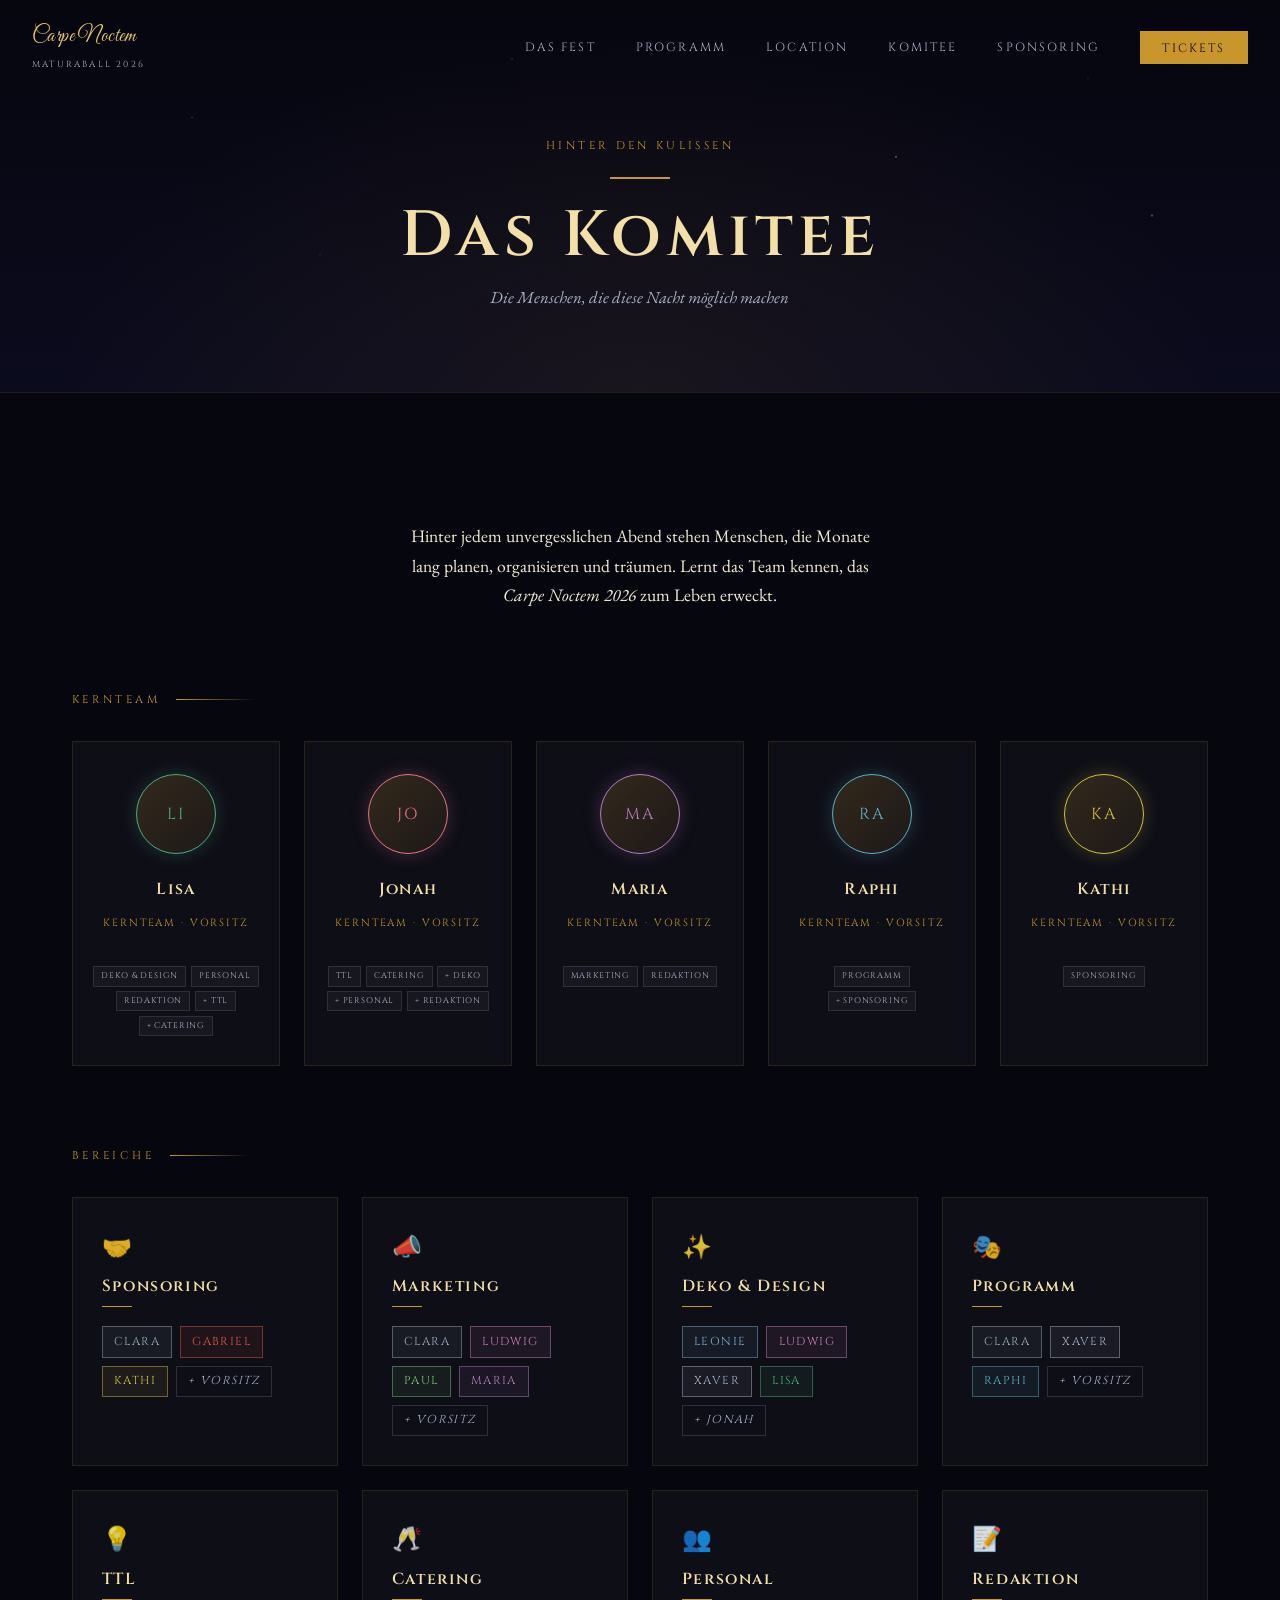
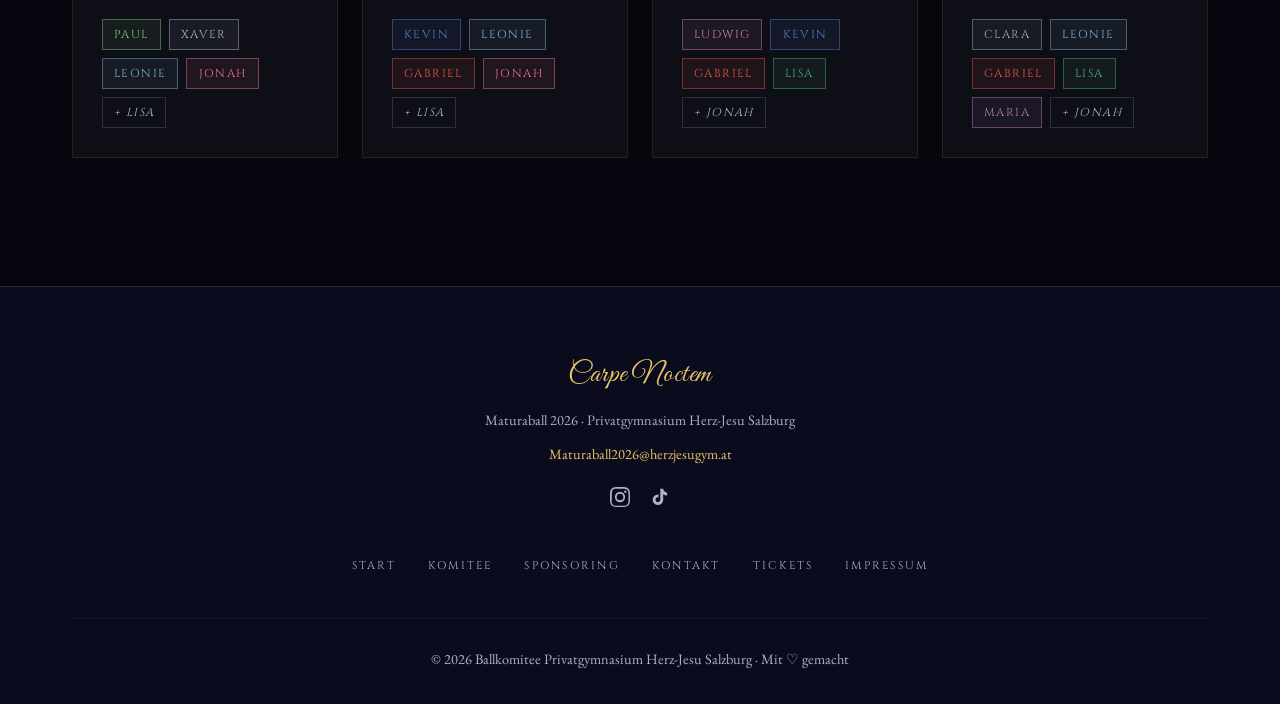
<file: pages/komitee.html>
<!DOCTYPE html>
<html lang="de">
<head>
  <meta charset="UTF-8" />
  <meta name="viewport" content="width=device-width, initial-scale=1.0" />
  <title>Komitee · Carpe Noctem · Maturaball 2026</title>
  <meta name="description" content="Das Team hinter dem Maturaball 2026 des Privatgymnasiums Herz-Jesu Salzburg." />
  <meta property="og:title" content="Komitee · Carpe Noctem · Maturaball 2026" />
  <meta property="og:description" content="Das Team hinter dem Maturaball 2026 des Privatgymnasiums Herz-Jesu Salzburg." />
  <meta property="og:image" content="/og-image.png" />
  <link rel="icon" href="/favicon.svg" type="image/svg+xml" />
  <link rel="stylesheet" href="../css/style.css" />
  <link rel="stylesheet" href="../css/inner-page.css" />
</head>
<body>
<nav class="nav scrolled">
  <a href="../index.html" class="nav-logo">Carpe Noctem<span>Maturaball 2026</span></a>
  <ul class="nav-links">
    <li><a href="../index.html#about">Das Fest</a></li>
    <li><a href="../index.html#programm">Programm</a></li>
    <li><a href="../index.html#location">Location</a></li>
    <li><a href="komitee.html">Komitee</a></li>
    <li><a href="sponsoring.html">Sponsoring</a></li>
    <li><a href="tickets.html" class="nav-cta">Tickets</a></li>
  </ul>
  <div class="nav-toggle"><span></span><span></span><span></span></div>
</nav>

<div class="page-hero">
  <div class="page-hero-content">
    <span class="section-label">Hinter den Kulissen</span>
    <div class="deco-line center"></div>
    <h1>Das Komitee</h1>
    <p class="page-hero-sub">Die Menschen, die diese Nacht möglich machen</p>
  </div>
</div>

<main>
  <div class="container">
    <div class="section-inner">

      <div class="komitee-intro reveal" style="text-align:center;max-width:60ch;margin:0 auto 5rem;">
        <p>Hinter jedem unvergesslichen Abend stehen Menschen, die Monate lang planen, organisieren und träumen. Lernt das Team kennen, das <em>Carpe Noctem 2026</em> zum Leben erweckt.</p>
      </div>

      <!-- ═══ KERNTEAM ═══ -->
      <div class="komitee-group reveal">
        <div class="ornament" style="justify-content:flex-start;margin-bottom:2rem;">
          <span class="section-label">Kernteam</span>
          <div class="ornament-line right" style="max-width:80px;"></div>
        </div>
        <div class="komitee-grid komitee-grid--members">

          <div class="komitee-card card reveal person-lisa">
            <div class="komitee-avatar"><div class="avatar-initials">LI</div></div>
            <h3>Lisa</h3>
            <p class="komitee-role">Kernteam · Vorsitz</p>
            <div class="komitee-dept-list">
              <span class="komitee-dept-tag">Deko &amp; Design</span>
              <span class="komitee-dept-tag">Personal</span>
              <span class="komitee-dept-tag">Redaktion</span>
              <span class="komitee-dept-tag">+ TTL</span>
              <span class="komitee-dept-tag">+ Catering</span>
            </div>
          </div>

          <div class="komitee-card card reveal reveal-delay-1 person-jonah">
            <div class="komitee-avatar"><div class="avatar-initials">JO</div></div>
            <h3>Jonah</h3>
            <p class="komitee-role">Kernteam · Vorsitz</p>
            <div class="komitee-dept-list">
              <span class="komitee-dept-tag">TTL</span>
              <span class="komitee-dept-tag">Catering</span>
              <span class="komitee-dept-tag">+ Deko</span>
              <span class="komitee-dept-tag">+ Personal</span>
              <span class="komitee-dept-tag">+ Redaktion</span>
            </div>
          </div>

          <div class="komitee-card card reveal reveal-delay-2 person-maria">
            <div class="komitee-avatar"><div class="avatar-initials">MA</div></div>
            <h3>Maria</h3>
            <p class="komitee-role">Kernteam · Vorsitz</p>
            <div class="komitee-dept-list">
              <span class="komitee-dept-tag">Marketing</span>
              <span class="komitee-dept-tag">Redaktion</span>
            </div>
          </div>

          <div class="komitee-card card reveal reveal-delay-3 person-raphi">
            <div class="komitee-avatar"><div class="avatar-initials">RA</div></div>
            <h3>Raphi</h3>
            <p class="komitee-role">Kernteam · Vorsitz</p>
            <div class="komitee-dept-list">
              <span class="komitee-dept-tag">Programm</span>
              <span class="komitee-dept-tag">+ Sponsoring</span>
            </div>
          </div>

          <div class="komitee-card card reveal reveal-delay-4 person-kathi">
            <div class="komitee-avatar"><div class="avatar-initials">KA</div></div>
            <h3>Kathi</h3>
            <p class="komitee-role">Kernteam · Vorsitz</p>
            <div class="komitee-dept-list">
              <span class="komitee-dept-tag">Sponsoring</span>
            </div>
          </div>

        </div>
      </div>

      <!-- ═══ BEREICHE ═══ -->
      <div class="komitee-bereiche" style="margin-top:5rem;">
        <div class="ornament reveal" style="justify-content:flex-start;margin-bottom:2rem;">
          <span class="section-label">Bereiche</span>
          <div class="ornament-line right" style="max-width:80px;"></div>
        </div>
        <div class="bereiche-grid">

          <div class="bereich-card card reveal">
            <div class="bereich-header">
              <span class="bereich-icon">🤝</span>
              <h3>Sponsoring</h3>
              <div class="bereich-line"></div>
            </div>
            <div class="bereich-members">
              <span class="member-tag mt-clara">Clara</span>
              <span class="member-tag mt-gabriel">Gabriel</span>
              <span class="member-tag mt-kathi">Kathi</span>
              <span class="member-tag member-tag--support">+ Vorsitz</span>
            </div>
          </div>

          <div class="bereich-card card reveal reveal-delay-1">
            <div class="bereich-header">
              <span class="bereich-icon">📣</span>
              <h3>Marketing</h3>
              <div class="bereich-line"></div>
            </div>
            <div class="bereich-members">
              <span class="member-tag mt-clara">Clara</span>
              <span class="member-tag mt-ludwig">Ludwig</span>
              <span class="member-tag mt-paul">Paul</span>
              <span class="member-tag mt-maria">Maria</span>
              <span class="member-tag member-tag--support">+ Vorsitz</span>
            </div>
          </div>

          <div class="bereich-card card reveal reveal-delay-2">
            <div class="bereich-header">
              <span class="bereich-icon">✨</span>
              <h3>Deko &amp; Design</h3>
              <div class="bereich-line"></div>
            </div>
            <div class="bereich-members">
              <span class="member-tag mt-leonie">Leonie</span>
              <span class="member-tag mt-ludwig">Ludwig</span>
              <span class="member-tag mt-xaver">Xaver</span>
              <span class="member-tag mt-lisa">Lisa</span>
              <span class="member-tag member-tag--support">+ Jonah</span>
            </div>
          </div>

          <div class="bereich-card card reveal">
            <div class="bereich-header">
              <span class="bereich-icon">🎭</span>
              <h3>Programm</h3>
              <div class="bereich-line"></div>
            </div>
            <div class="bereich-members">
              <span class="member-tag mt-clara">Clara</span>
              <span class="member-tag mt-xaver">Xaver</span>
              <span class="member-tag mt-raphi">Raphi</span>
              <span class="member-tag member-tag--support">+ Vorsitz</span>
            </div>
          </div>

          <div class="bereich-card card reveal reveal-delay-1">
            <div class="bereich-header">
              <span class="bereich-icon">💡</span>
              <h3>TTL</h3>
              <div class="bereich-line"></div>
            </div>
            <div class="bereich-members">
              <span class="member-tag mt-paul">Paul</span>
              <span class="member-tag mt-xaver">Xaver</span>
              <span class="member-tag mt-leonie">Leonie</span>
              <span class="member-tag mt-jonah">Jonah</span>
              <span class="member-tag member-tag--support">+ Lisa</span>
            </div>
          </div>

          <div class="bereich-card card reveal reveal-delay-2">
            <div class="bereich-header">
              <span class="bereich-icon">🥂</span>
              <h3>Catering</h3>
              <div class="bereich-line"></div>
            </div>
            <div class="bereich-members">
              <span class="member-tag mt-kevin">Kevin</span>
              <span class="member-tag mt-leonie">Leonie</span>
              <span class="member-tag mt-gabriel">Gabriel</span>
              <span class="member-tag mt-jonah">Jonah</span>
              <span class="member-tag member-tag--support">+ Lisa</span>
            </div>
          </div>

          <div class="bereich-card card reveal">
            <div class="bereich-header">
              <span class="bereich-icon">👥</span>
              <h3>Personal</h3>
              <div class="bereich-line"></div>
            </div>
            <div class="bereich-members">
              <span class="member-tag mt-ludwig">Ludwig</span>
              <span class="member-tag mt-kevin">Kevin</span>
              <span class="member-tag mt-gabriel">Gabriel</span>
              <span class="member-tag mt-lisa">Lisa</span>
              <span class="member-tag member-tag--support">+ Jonah</span>
            </div>
          </div>

          <div class="bereich-card card reveal reveal-delay-1">
            <div class="bereich-header">
              <span class="bereich-icon">📝</span>
              <h3>Redaktion</h3>
              <div class="bereich-line"></div>
            </div>
            <div class="bereich-members">
              <span class="member-tag mt-clara">Clara</span>
              <span class="member-tag mt-leonie">Leonie</span>
              <span class="member-tag mt-gabriel">Gabriel</span>
              <span class="member-tag mt-lisa">Lisa</span>
              <span class="member-tag mt-maria">Maria</span>
              <span class="member-tag member-tag--support">+ Jonah</span>
            </div>
          </div>

        </div>
      </div>

    </div>
  </div>
</main>

<footer>
  <div class="container">
    <div class="footer-logo">Carpe Noctem</div>
    <p>Maturaball 2026 · Privatgymnasium Herz-Jesu Salzburg</p>
    <p style="margin-top:0.6rem;"><a href="mailto:Maturaball2026@herzjesugym.at" style="color:var(--gold-light);">Maturaball2026@herzjesugym.at</a></p>
    <div class="social-links" style="margin-top:1.2rem;">
      <a href="https://www.instagram.com/herzjesuball2026/" target="_blank" rel="noopener" aria-label="Instagram">
        <svg viewBox="0 0 24 24" width="20" height="20" fill="currentColor"><path d="M12 2.163c3.204 0 3.584.012 4.85.07 1.17.054 1.97.24 2.43.403a4.088 4.088 0 011.47.96c.458.457.779.91.96 1.47.163.46.349 1.26.403 2.43.058 1.266.07 1.646.07 4.85s-.012 3.584-.07 4.85c-.054 1.17-.24 1.97-.403 2.43a4.088 4.088 0 01-.96 1.47 4.088 4.088 0 01-1.47.96c-.46.163-1.26.349-2.43.403-1.266.058-1.646.07-4.85.07s-3.584-.012-4.85-.07c-1.17-.054-1.97-.24-2.43-.403a4.088 4.088 0 01-1.47-.96 4.088 4.088 0 01-.96-1.47c-.163-.46-.349-1.26-.403-2.43C2.175 15.584 2.163 15.204 2.163 12s.012-3.584.07-4.85c.054-1.17.24-1.97.403-2.43a4.088 4.088 0 01.96-1.47 4.088 4.088 0 011.47-.96c.46-.163 1.26-.349 2.43-.403C8.416 2.175 8.796 2.163 12 2.163zM12 0C8.741 0 8.333.014 7.053.072 5.775.13 4.902.333 4.14.63a5.876 5.876 0 00-2.126 1.384A5.876 5.876 0 00.63 4.14C.333 4.902.13 5.775.072 7.053.014 8.333 0 8.741 0 12s.014 3.667.072 4.947c.058 1.278.261 2.151.558 2.913a5.876 5.876 0 001.384 2.126A5.876 5.876 0 004.14 23.37c.762.297 1.635.5 2.913.558C8.333 23.986 8.741 24 12 24s3.667-.014 4.947-.072c1.278-.058 2.151-.261 2.913-.558a5.876 5.876 0 002.126-1.384 5.876 5.876 0 001.384-2.126c.297-.762.5-1.635.558-2.913C23.986 15.667 24 15.259 24 12s-.014-3.667-.072-4.947c-.058-1.278-.261-2.151-.558-2.913a5.876 5.876 0 00-1.384-2.126A5.876 5.876 0 0019.86.63C19.098.333 18.225.13 16.947.072 15.667.014 15.259 0 12 0zm0 5.838a6.162 6.162 0 100 12.324 6.162 6.162 0 000-12.324zM12 16a4 4 0 110-8 4 4 0 010 8zm6.406-11.845a1.44 1.44 0 100 2.881 1.44 1.44 0 000-2.881z"/></svg>
      </a>
      <a href="https://www.tiktok.com/@herzjesuball2026" target="_blank" rel="noopener" aria-label="TikTok">
        <svg viewBox="0 0 24 24" width="20" height="20" fill="currentColor"><path d="M19.59 6.69a4.83 4.83 0 01-3.77-4.25V2h-3.45v13.67a2.89 2.89 0 01-2.88 2.5 2.89 2.89 0 01-2.89-2.89 2.89 2.89 0 012.89-2.89c.28 0 .54.04.79.1V9.01a6.27 6.27 0 00-.79-.05 6.34 6.34 0 00-6.34 6.34 6.34 6.34 0 006.34 6.34 6.34 6.34 0 006.33-6.34V8.75a8.18 8.18 0 004.77 1.52V6.82a4.84 4.84 0 01-1-.13z"/></svg>
      </a>
    </div>

    <ul class="footer-links">
      <li><a href="../index.html">Start</a></li>
      <li><a href="komitee.html">Komitee</a></li>
      <li><a href="sponsoring.html">Sponsoring</a></li>
      <li><a href="../index.html#kontakt">Kontakt</a></li>
      <li><a href="tickets.html">Tickets</a></li>
      <li><a href="impressum.html">Impressum</a></li>
    </ul>
    <div class="footer-bottom"><p>© 2026 Ballkomitee Privatgymnasium Herz-Jesu Salzburg · Mit ♡ gemacht</p></div>
  </div>
</footer>
<script src="../js/main.js"></script>
</body>
</html>
</file>
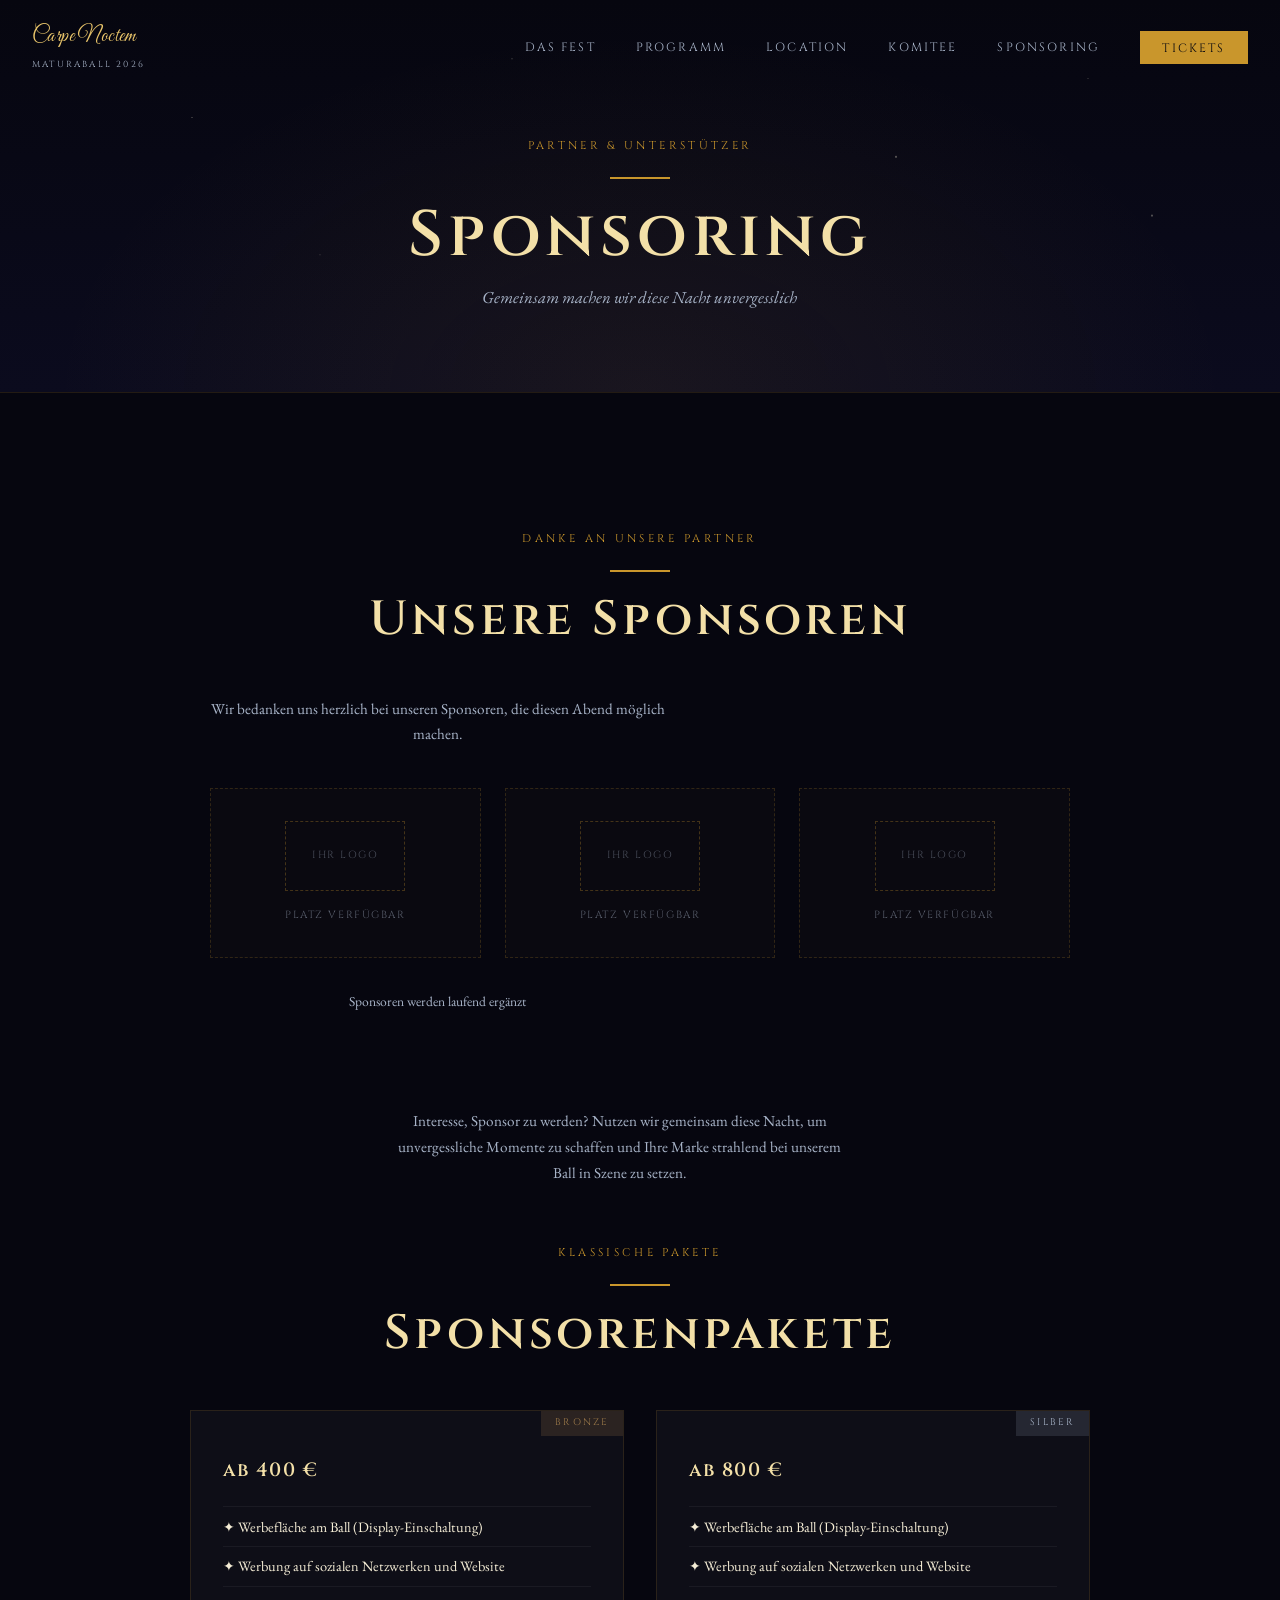
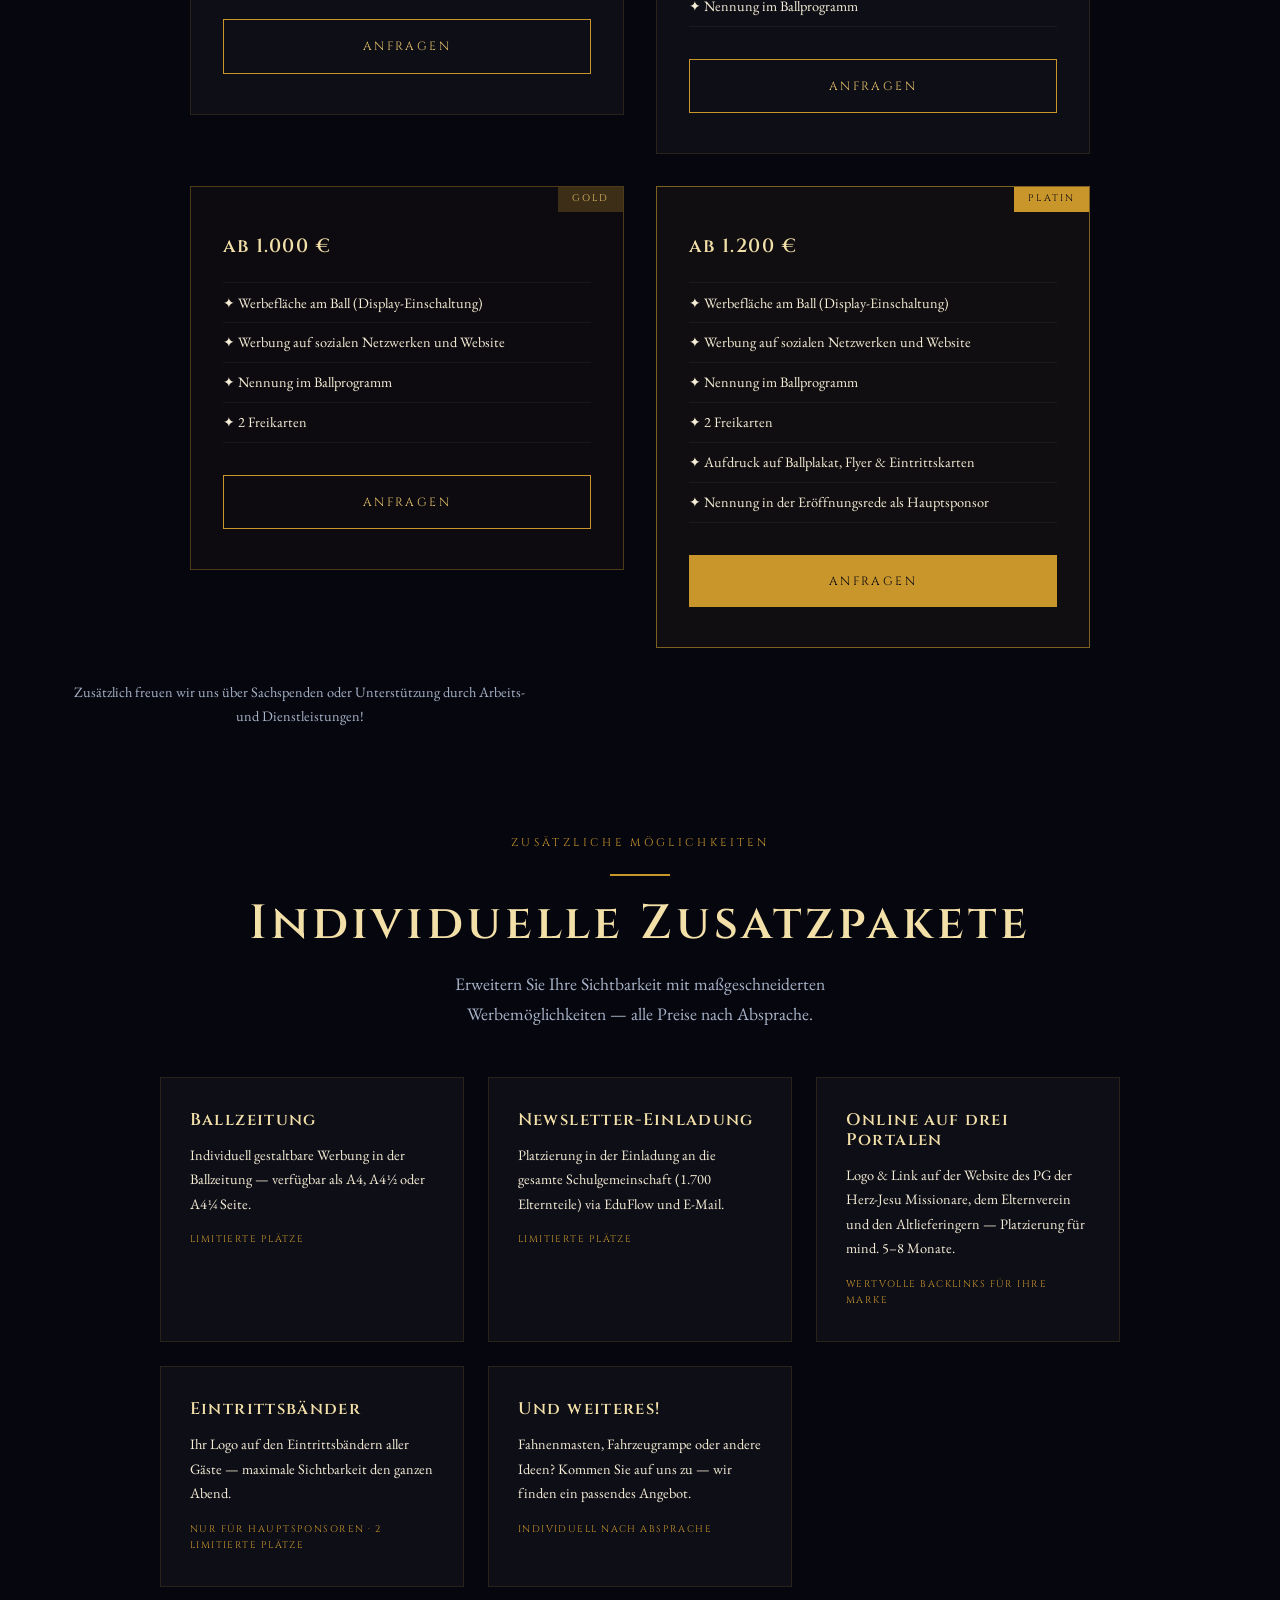
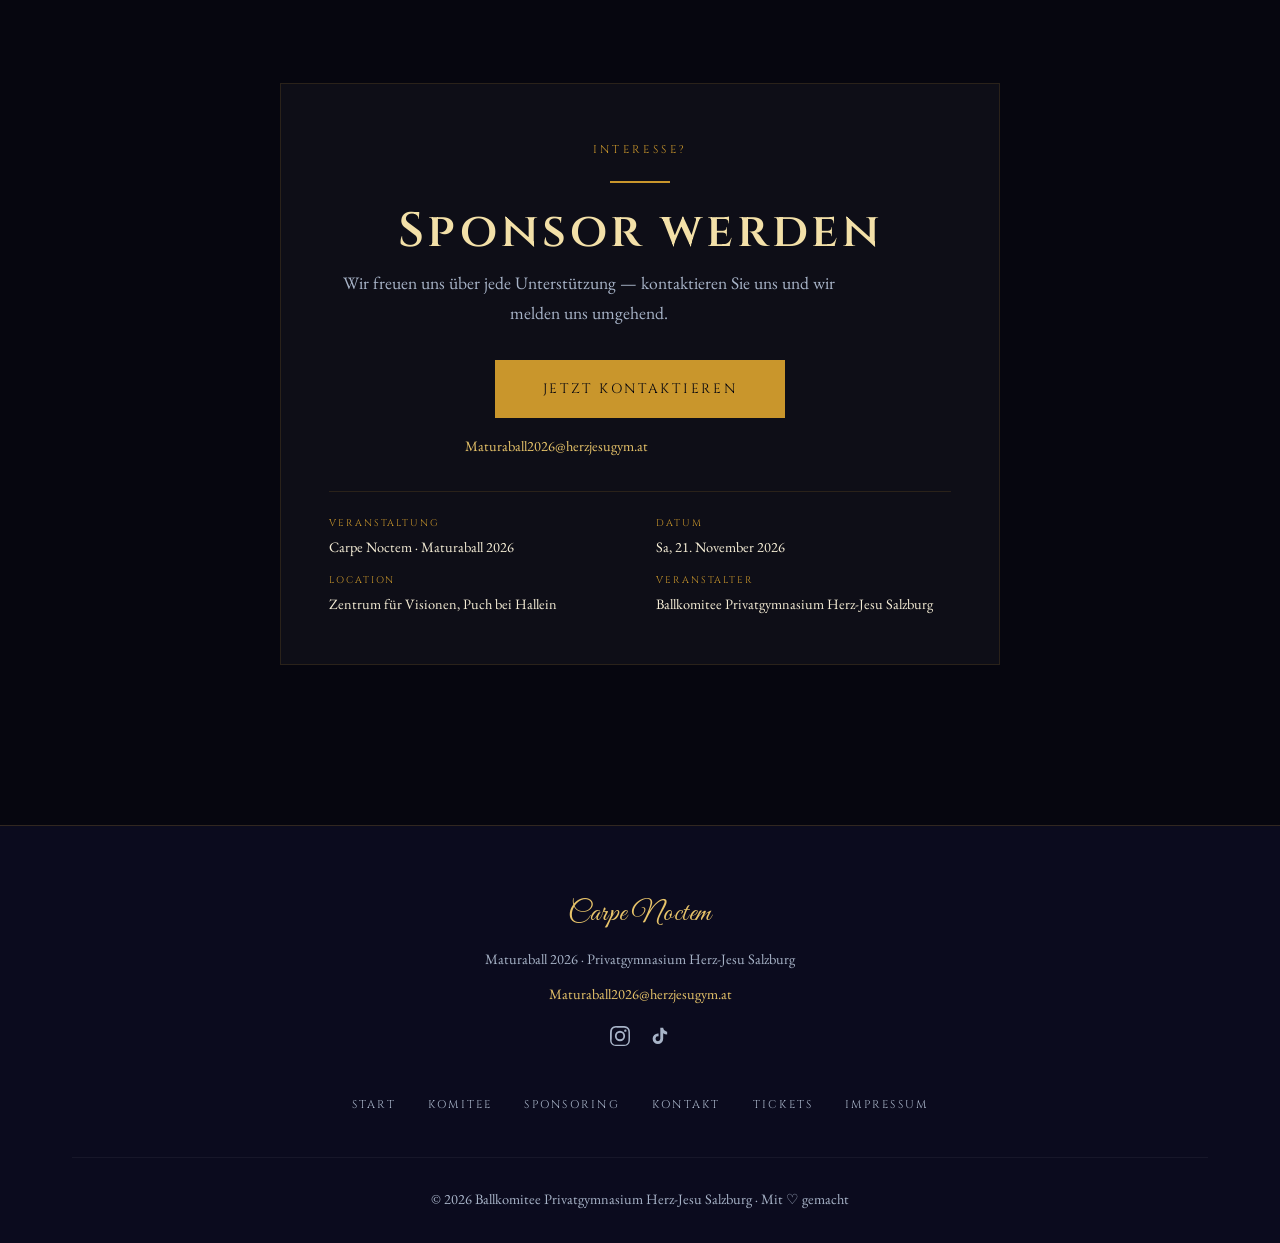
<file: pages/sponsoring.html>
<!DOCTYPE html>
<html lang="de">
<head>
  <meta charset="UTF-8" />
  <meta name="viewport" content="width=device-width, initial-scale=1.0" />
  <title>Sponsoring · Carpe Noctem · Maturaball 2026</title>
  <meta name="description" content="Werde Sponsor des Maturaball 2026 des Privatgymnasiums Herz-Jesu Salzburg." />
  <meta property="og:title" content="Sponsoring · Carpe Noctem · Maturaball 2026" />
  <meta property="og:description" content="Werde Sponsor des Maturaball 2026 des Privatgymnasiums Herz-Jesu Salzburg." />
  <meta property="og:image" content="/og-image.png" />
  <link rel="icon" href="/favicon.svg" type="image/svg+xml" />
  <link rel="stylesheet" href="../css/style.css" />
  <link rel="stylesheet" href="../css/inner-page.css" />
  <link rel="stylesheet" href="../css/sponsoring.css" />
</head>
<body>

<nav class="nav scrolled">
  <a href="../index.html" class="nav-logo">
    Carpe Noctem
    <span>Maturaball 2026</span>
  </a>
  <ul class="nav-links">
    <li><a href="../index.html#about">Das Fest</a></li>
    <li><a href="../index.html#programm">Programm</a></li>
    <li><a href="../index.html#location">Location</a></li>
    <li><a href="komitee.html">Komitee</a></li>
    <li><a href="sponsoring.html">Sponsoring</a></li>
    <li><a href="tickets.html" class="nav-cta">Tickets</a></li>
  </ul>
  <div class="nav-toggle"><span></span><span></span><span></span></div>
</nav>

<!-- Page Hero -->
<div class="page-hero">
  <div class="page-hero-content">
    <span class="section-label">Partner & Unterstützer</span>
    <div class="deco-line center"></div>
    <h1>Sponsoring</h1>
    <p class="page-hero-sub">Gemeinsam machen wir diese Nacht unvergesslich</p>
  </div>
</div>

<main>
  <div class="container">
    <div class="section-inner">

      <!-- ═══ UNSERE SPONSOREN ═══ -->
      <div style="margin-bottom:6rem;">
        <div style="text-align:center;margin-bottom:3rem;" class="reveal">
          <span class="section-label">Danke an unsere Partner</span>
          <div class="deco-line center"></div>
          <h2>Unsere Sponsoren</h2>
        </div>

        <div class="sponsor-showcase reveal" style="text-align:center;max-width:860px;margin:0 auto;">
          <p style="color:var(--silver);font-size:0.95rem;margin-bottom:2.5rem;">Wir bedanken uns herzlich bei unseren Sponsoren, die diesen Abend möglich machen.</p>

          <div class="sponsor-grid sponsor-grid--equal">
            <div class="sponsor-card card sponsor-card--placeholder">
              <div class="sponsor-logo-placeholder">Ihr Logo</div>
              <span class="sponsor-name">Platz verfügbar</span>
            </div>
            <div class="sponsor-card card sponsor-card--placeholder">
              <div class="sponsor-logo-placeholder">Ihr Logo</div>
              <span class="sponsor-name">Platz verfügbar</span>
            </div>
            <div class="sponsor-card card sponsor-card--placeholder">
              <div class="sponsor-logo-placeholder">Ihr Logo</div>
              <span class="sponsor-name">Platz verfügbar</span>
            </div>
          </div>

          <p style="color:var(--silver);font-size:0.85rem;margin-top:2rem;">Sponsoren werden laufend ergänzt</p>
        </div>
      </div>

      <!-- Intro Pakete -->
      <div class="reveal" style="text-align:center;max-width:62ch;margin:0 auto 3rem;">
        <p style="color:var(--silver);font-size:0.95rem;">Interesse, Sponsor zu werden? Nutzen wir gemeinsam diese Nacht, um unvergessliche Momente zu schaffen und Ihre Marke strahlend bei unserem Ball in Szene zu setzen.</p>
      </div>

      <!-- ═══ KLASSISCHE SPONSORENPAKETE ═══ -->
      <div style="margin-bottom:6rem;">
        <div style="text-align:center;margin-bottom:3rem;" class="reveal">
          <span class="section-label">Klassische Pakete</span>
          <div class="deco-line center"></div>
          <h2>Sponsoren­pakete</h2>
        </div>

        <div class="sponsor-pakete-grid">

          <div class="sponsor-paket card reveal">
            <span class="paket-badge paket-badge--bronze">Bronze</span>
            <h3 class="paket-title">ab 400 €</h3>
            <ul class="paket-list">
              <li>✦ Werbefläche am Ball (Display-Einschaltung)</li>
              <li>✦ Werbung auf sozialen Netzwerken und Website</li>
            </ul>
            <a href="mailto:Maturaball2026@herzjesugym.at?subject=Sponsoring%20Bronze" class="btn btn-outline" style="width:100%;justify-content:center;">Anfragen</a>
          </div>

          <div class="sponsor-paket card reveal reveal-delay-1">
            <span class="paket-badge paket-badge--silber">Silber</span>
            <h3 class="paket-title">ab 800 €</h3>
            <ul class="paket-list">
              <li>✦ Werbefläche am Ball (Display-Einschaltung)</li>
              <li>✦ Werbung auf sozialen Netzwerken und Website</li>
              <li>✦ Nennung im Ballprogramm</li>
            </ul>
            <a href="mailto:Maturaball2026@herzjesugym.at?subject=Sponsoring%20Silber" class="btn btn-outline" style="width:100%;justify-content:center;">Anfragen</a>
          </div>

          <div class="sponsor-paket card reveal reveal-delay-2 sponsor-paket--featured">
            <span class="paket-badge paket-badge--gold">Gold</span>
            <h3 class="paket-title">ab 1.000 €</h3>
            <ul class="paket-list">
              <li>✦ Werbefläche am Ball (Display-Einschaltung)</li>
              <li>✦ Werbung auf sozialen Netzwerken und Website</li>
              <li>✦ Nennung im Ballprogramm</li>
              <li>✦ 2 Freikarten</li>
            </ul>
            <a href="mailto:Maturaball2026@herzjesugym.at?subject=Sponsoring%20Gold" class="btn btn-outline" style="width:100%;justify-content:center;">Anfragen</a>
          </div>

          <div class="sponsor-paket card reveal sponsor-paket--platin">
            <span class="paket-badge paket-badge--platin">Platin</span>
            <h3 class="paket-title">ab 1.200 €</h3>
            <ul class="paket-list">
              <li>✦ Werbefläche am Ball (Display-Einschaltung)</li>
              <li>✦ Werbung auf sozialen Netzwerken und Website</li>
              <li>✦ Nennung im Ballprogramm</li>
              <li>✦ 2 Freikarten</li>
              <li>✦ Aufdruck auf Ballplakat, Flyer &amp; Eintrittskarten</li>
              <li>✦ Nennung in der Eröffnungsrede als Hauptsponsor</li>
            </ul>
            <a href="mailto:Maturaball2026@herzjesugym.at?subject=Sponsoring%20Platin" class="btn btn-primary" style="width:100%;justify-content:center;">Anfragen</a>
          </div>

        </div>

        <p class="reveal" style="text-align:center;margin-top:2rem;color:var(--silver);font-size:0.9rem;">
          Zusätzlich freuen wir uns über Sachspenden oder Unterstützung durch Arbeits- und Dienstleistungen!
        </p>
      </div>

      <!-- ═══ INDIVIDUELLE ZUSATZPAKETE ═══ -->
      <div style="margin-bottom:6rem;">
        <div style="text-align:center;margin-bottom:3rem;" class="reveal">
          <span class="section-label">Zusätzliche Möglichkeiten</span>
          <div class="deco-line center"></div>
          <h2>Individuelle Zusatz­pakete</h2>
          <p style="color:var(--silver);margin:1rem auto 0;max-width:55ch;">Erweitern Sie Ihre Sichtbarkeit mit maßgeschneiderten Werbemöglichkeiten — alle Preise nach Absprache.</p>
        </div>

        <div class="zusatz-grid reveal">

          <div class="zusatz-item card">
            <h3>Ballzeitung</h3>
            <p>Individuell gestaltbare Werbung in der Ballzeitung — verfügbar als A4, A4&thinsp;½ oder A4&thinsp;¼ Seite.</p>
            <span class="zusatz-hint">Limitierte Plätze</span>
          </div>

          <div class="zusatz-item card">
            <h3>Newsletter-Einladung</h3>
            <p>Platzierung in der Einladung an die gesamte Schulgemeinschaft (1.700 Elternteile) via EduFlow und E-Mail.</p>
            <span class="zusatz-hint">Limitierte Plätze</span>
          </div>

          <div class="zusatz-item card">
            <h3>Online auf drei Portalen</h3>
            <p>Logo &amp; Link auf der Website des PG der Herz-Jesu Missionare, dem Elternverein und den Altlieferingern — Platzierung für mind. 5–8 Monate.</p>
            <span class="zusatz-hint">Wertvolle Backlinks für Ihre Marke</span>
          </div>

          <div class="zusatz-item card">
            <h3>Eintrittsbänder</h3>
            <p>Ihr Logo auf den Eintrittsbändern aller Gäste — maximale Sichtbarkeit den ganzen Abend.</p>
            <span class="zusatz-hint">Nur für Hauptsponsoren · 2 limitierte Plätze</span>
          </div>

          <div class="zusatz-item card">
            <h3>Und weiteres!</h3>
            <p>Fahnenmasten, Fahrzeugrampe oder andere Ideen? Kommen Sie auf uns zu — wir finden ein passendes Angebot.</p>
            <span class="zusatz-hint">Individuell nach Absprache</span>
          </div>

        </div>
      </div>

      <!-- ═══ KONTAKT ═══ -->
      <div class="sponsor-kontakt card reveal" style="max-width:720px;margin:0 auto 2rem;">
        <div style="text-align:center;margin-bottom:2rem;">
          <span class="section-label">Interesse?</span>
          <div class="deco-line center"></div>
          <h2 style="margin:1rem 0 0.5rem;">Sponsor werden</h2>
          <p style="color:var(--silver);">Wir freuen uns über jede Unterstützung — kontaktieren Sie uns und wir melden uns umgehend.</p>
        </div>

        <div style="text-align:center;margin-bottom:2rem;">
          <a href="mailto:Maturaball2026@herzjesugym.at?subject=Sponsoring%20Anfrage" class="btn btn-primary" style="font-size:0.85rem;padding:1.1rem 3rem;">
            Jetzt kontaktieren
          </a>
          <p style="margin-top:1rem;color:var(--silver);font-size:0.9rem;">
            <a href="mailto:Maturaball2026@herzjesugym.at" style="color:var(--gold-light);">Maturaball2026@herzjesugym.at</a>
          </p>
        </div>

        <div class="sponsor-kontakt-info">
          <div class="ski-item">
            <span class="ski-label">Veranstaltung</span>
            <span>Carpe Noctem · Maturaball 2026</span>
          </div>
          <div class="ski-item">
            <span class="ski-label">Datum</span>
            <span>Sa, 21. November 2026</span>
          </div>
          <div class="ski-item">
            <span class="ski-label">Location</span>
            <span>Zentrum für Visionen, Puch bei Hallein</span>
          </div>
          <div class="ski-item">
            <span class="ski-label">Veranstalter</span>
            <span>Ballkomitee Privatgymnasium Herz-Jesu Salzburg</span>
          </div>
        </div>
      </div>

    </div>
  </div>
</main>

<footer>
  <div class="container">
    <div class="footer-logo">Carpe Noctem</div>
    <p>Maturaball 2026 · Privatgymnasium Herz-Jesu Salzburg</p>
    <p style="margin-top:0.6rem;"><a href="mailto:Maturaball2026@herzjesugym.at" style="color:var(--gold-light);">Maturaball2026@herzjesugym.at</a></p>
    <div class="social-links" style="margin-top:1.2rem;">
      <a href="https://www.instagram.com/herzjesuball2026/" target="_blank" rel="noopener" aria-label="Instagram">
        <svg viewBox="0 0 24 24" width="20" height="20" fill="currentColor"><path d="M12 2.163c3.204 0 3.584.012 4.85.07 1.17.054 1.97.24 2.43.403a4.088 4.088 0 011.47.96c.458.457.779.91.96 1.47.163.46.349 1.26.403 2.43.058 1.266.07 1.646.07 4.85s-.012 3.584-.07 4.85c-.054 1.17-.24 1.97-.403 2.43a4.088 4.088 0 01-.96 1.47 4.088 4.088 0 01-1.47.96c-.46.163-1.26.349-2.43.403-1.266.058-1.646.07-4.85.07s-3.584-.012-4.85-.07c-1.17-.054-1.97-.24-2.43-.403a4.088 4.088 0 01-1.47-.96 4.088 4.088 0 01-.96-1.47c-.163-.46-.349-1.26-.403-2.43C2.175 15.584 2.163 15.204 2.163 12s.012-3.584.07-4.85c.054-1.17.24-1.97.403-2.43a4.088 4.088 0 01.96-1.47 4.088 4.088 0 011.47-.96c.46-.163 1.26-.349 2.43-.403C8.416 2.175 8.796 2.163 12 2.163zM12 0C8.741 0 8.333.014 7.053.072 5.775.13 4.902.333 4.14.63a5.876 5.876 0 00-2.126 1.384A5.876 5.876 0 00.63 4.14C.333 4.902.13 5.775.072 7.053.014 8.333 0 8.741 0 12s.014 3.667.072 4.947c.058 1.278.261 2.151.558 2.913a5.876 5.876 0 001.384 2.126A5.876 5.876 0 004.14 23.37c.762.297 1.635.5 2.913.558C8.333 23.986 8.741 24 12 24s3.667-.014 4.947-.072c1.278-.058 2.151-.261 2.913-.558a5.876 5.876 0 002.126-1.384 5.876 5.876 0 001.384-2.126c.297-.762.5-1.635.558-2.913C23.986 15.667 24 15.259 24 12s-.014-3.667-.072-4.947c-.058-1.278-.261-2.151-.558-2.913a5.876 5.876 0 00-1.384-2.126A5.876 5.876 0 0019.86.63C19.098.333 18.225.13 16.947.072 15.667.014 15.259 0 12 0zm0 5.838a6.162 6.162 0 100 12.324 6.162 6.162 0 000-12.324zM12 16a4 4 0 110-8 4 4 0 010 8zm6.406-11.845a1.44 1.44 0 100 2.881 1.44 1.44 0 000-2.881z"/></svg>
      </a>
      <a href="https://www.tiktok.com/@herzjesuball2026" target="_blank" rel="noopener" aria-label="TikTok">
        <svg viewBox="0 0 24 24" width="20" height="20" fill="currentColor"><path d="M19.59 6.69a4.83 4.83 0 01-3.77-4.25V2h-3.45v13.67a2.89 2.89 0 01-2.88 2.5 2.89 2.89 0 01-2.89-2.89 2.89 2.89 0 012.89-2.89c.28 0 .54.04.79.1V9.01a6.27 6.27 0 00-.79-.05 6.34 6.34 0 00-6.34 6.34 6.34 6.34 0 006.34 6.34 6.34 6.34 0 006.33-6.34V8.75a8.18 8.18 0 004.77 1.52V6.82a4.84 4.84 0 01-1-.13z"/></svg>
      </a>
    </div>

    <ul class="footer-links">
      <li><a href="../index.html">Start</a></li>
      <li><a href="komitee.html">Komitee</a></li>
      <li><a href="sponsoring.html">Sponsoring</a></li>
      <li><a href="../index.html#kontakt">Kontakt</a></li>
      <li><a href="tickets.html">Tickets</a></li>
      <li><a href="impressum.html">Impressum</a></li>
    </ul>
    <div class="footer-bottom"><p>© 2026 Ballkomitee Privatgymnasium Herz-Jesu Salzburg · Mit ♡ gemacht</p></div>
  </div>
</footer>

<script src="../js/main.js"></script>
</body>
</html>
</file>
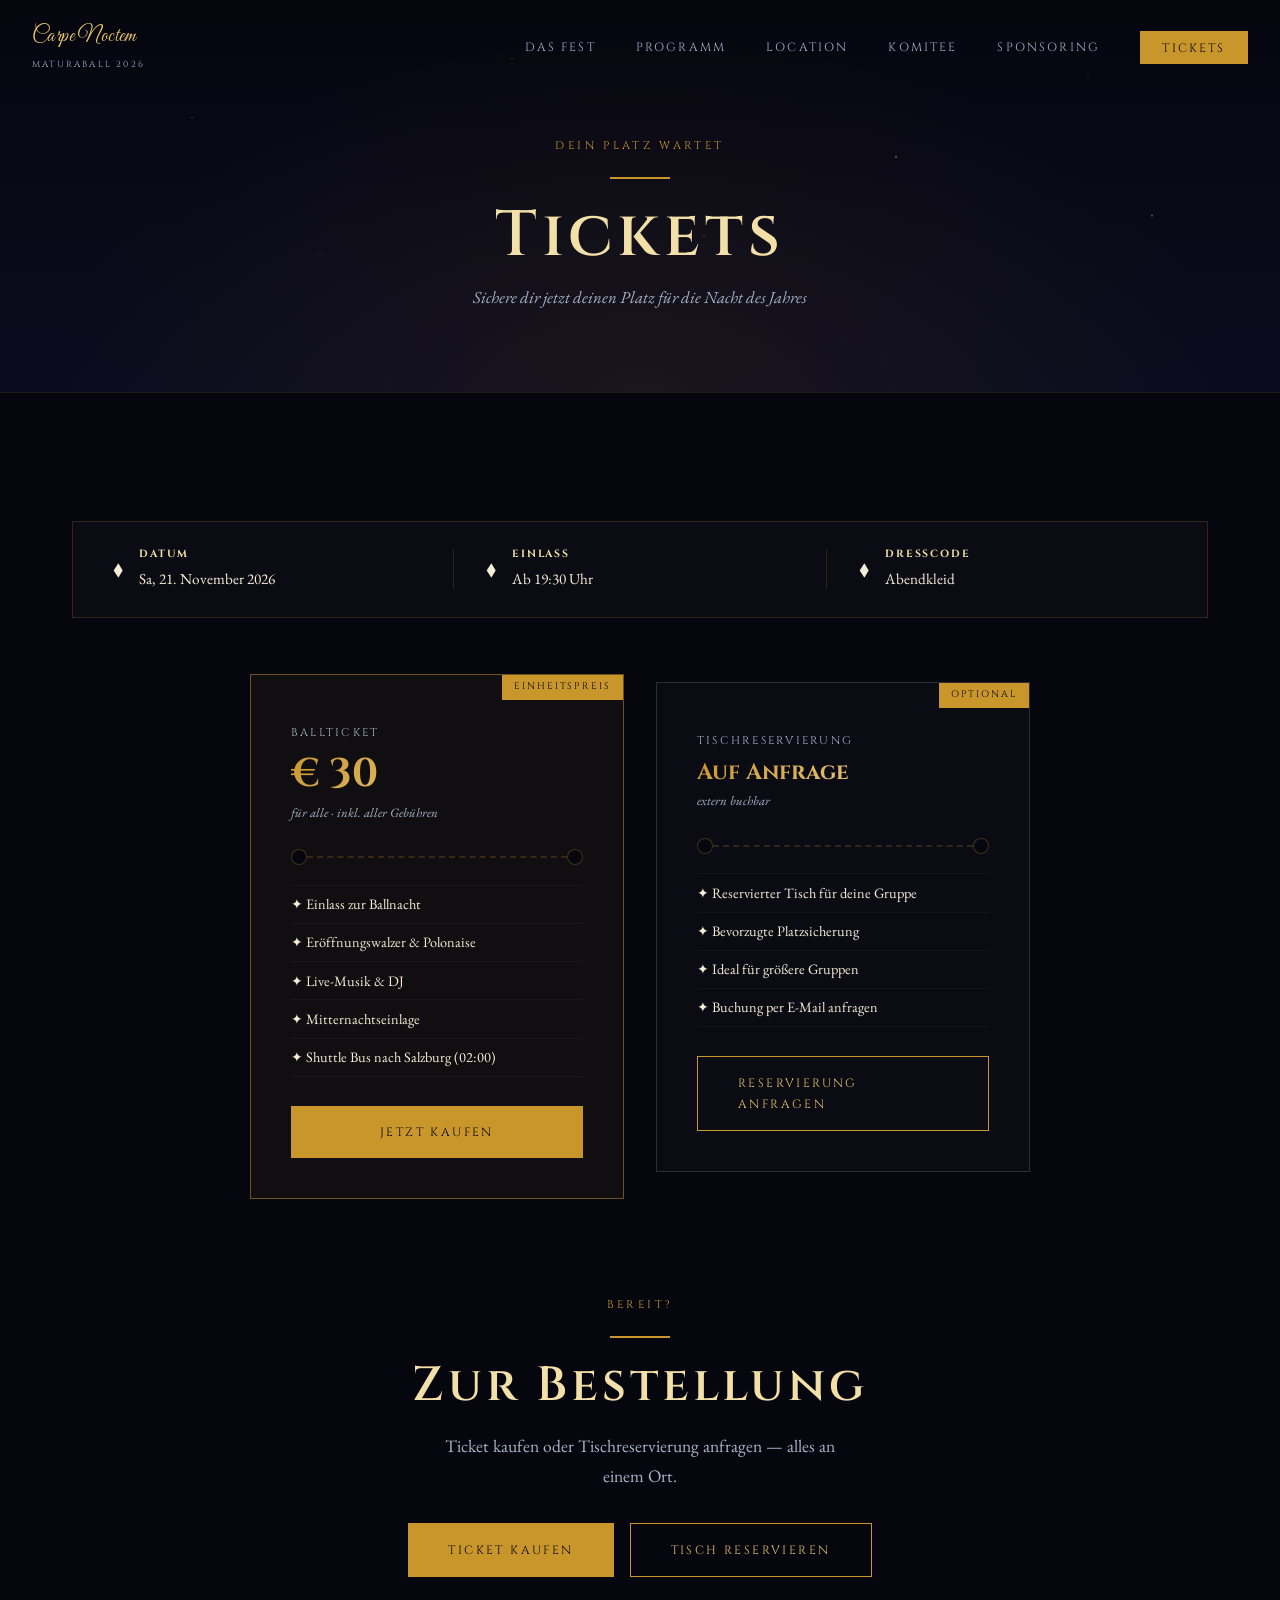
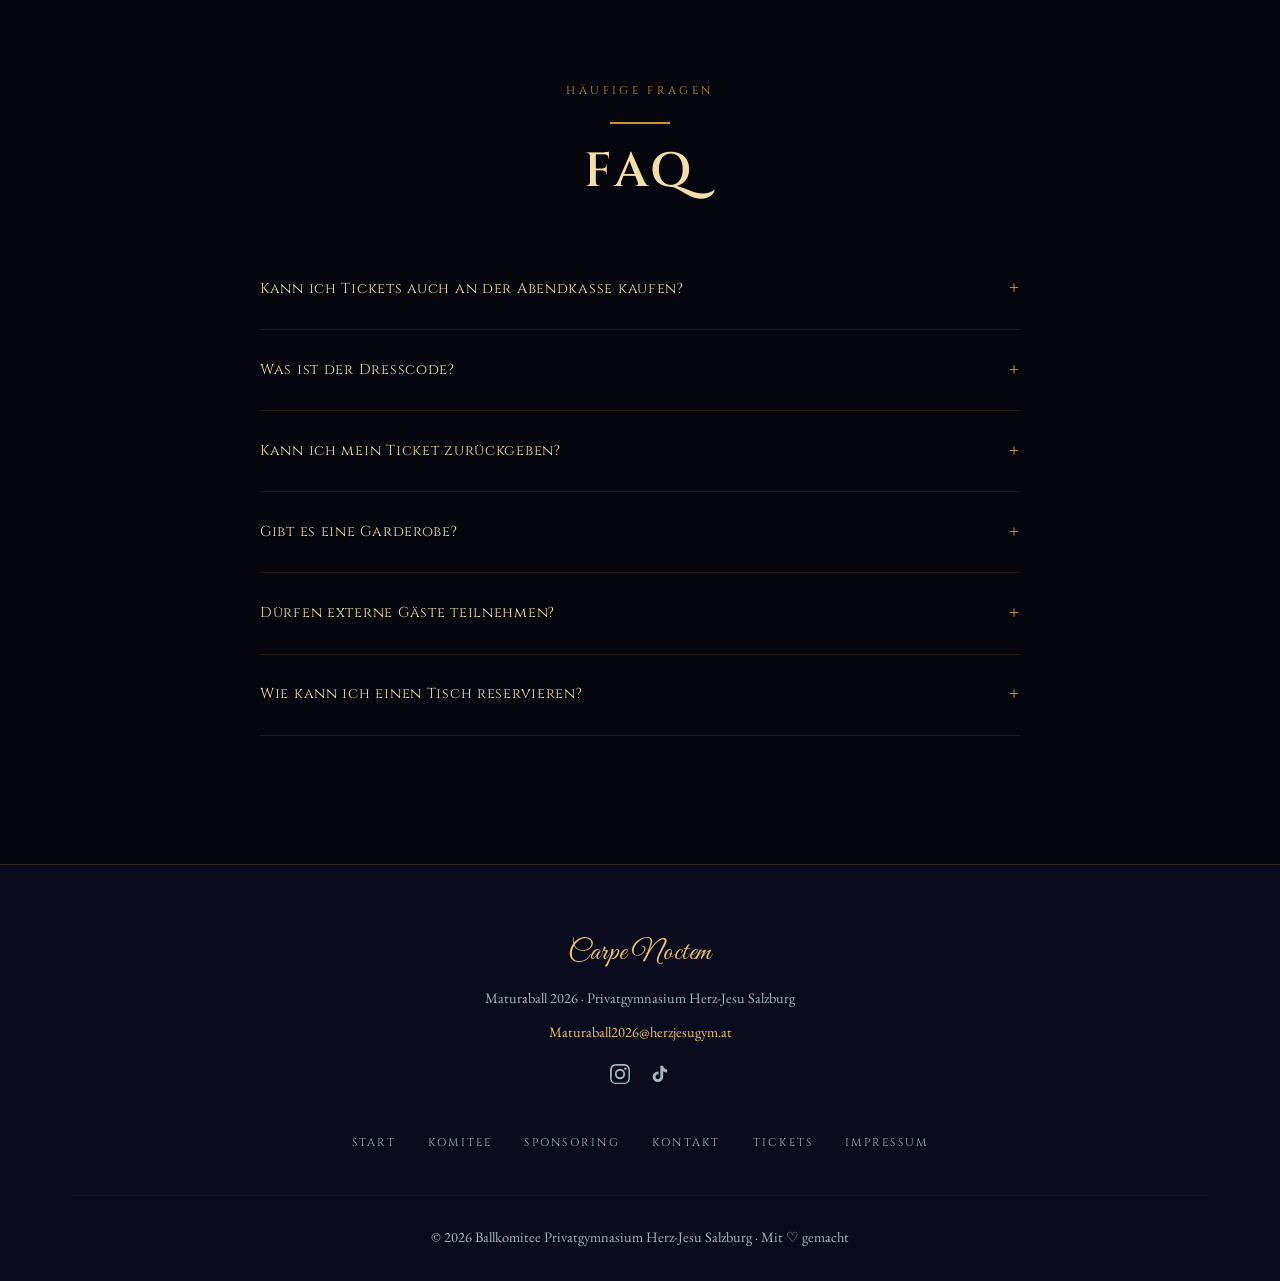
<file: pages/tickets.html>
<!DOCTYPE html>
<html lang="de">
<head>
  <meta charset="UTF-8" />
  <meta name="viewport" content="width=device-width, initial-scale=1.0" />
  <title>Tickets · Carpe Noctem · Maturaball 2026</title>
  <meta name="description" content="Sichere dir jetzt dein Ticket für den Maturaball 2026 des Privatgymnasiums Herz-Jesu Salzburg." />
  <meta property="og:title" content="Tickets · Carpe Noctem · Maturaball 2026" />
  <meta property="og:description" content="Sichere dir jetzt dein Ticket für den Maturaball 2026 des Privatgymnasiums Herz-Jesu Salzburg." />
  <meta property="og:image" content="/og-image.png" />
  <link rel="icon" href="/favicon.svg" type="image/svg+xml" />
  <link rel="stylesheet" href="../css/style.css" />
  <link rel="stylesheet" href="../css/inner-page.css" />
</head>
<body>

<nav class="nav scrolled">
  <a href="../index.html" class="nav-logo">
    Carpe Noctem
    <span>Maturaball 2026</span>
  </a>
  <ul class="nav-links">
    <li><a href="../index.html#about">Das Fest</a></li>
    <li><a href="../index.html#programm">Programm</a></li>
    <li><a href="../index.html#location">Location</a></li>
    <li><a href="komitee.html">Komitee</a></li>
    <li><a href="sponsoring.html">Sponsoring</a></li>
    <li><a href="tickets.html" class="nav-cta">Tickets</a></li>
  </ul>
  <div class="nav-toggle"><span></span><span></span><span></span></div>
</nav>

<!-- Page Hero -->
<div class="page-hero">
  <div class="page-hero-content">
    <span class="section-label">Dein Platz wartet</span>
    <div class="deco-line center"></div>
    <h1>Tickets</h1>
    <p class="page-hero-sub">Sichere dir jetzt deinen Platz für die Nacht des Jahres</p>
  </div>
</div>

<main>
  <div class="container">
    <div class="section-inner">

      <!-- Event Info Banner -->
      <div class="tickets-info-banner reveal">
        <div class="tib-item">
          <span class="tib-icon">◆</span>
          <div>
            <strong>Datum</strong>
            <span>Sa, 21. November 2026</span>
          </div>
        </div>
        <div class="tib-divider"></div>
        <div class="tib-item">
          <span class="tib-icon">◆</span>
          <div>
            <strong>Einlass</strong>
            <span>Ab 19:30 Uhr</span>
          </div>
        </div>
        <div class="tib-divider"></div>
        <div class="tib-item">
          <span class="tib-icon">◆</span>
          <div>
            <strong>Dresscode</strong>
            <span>Abendkleid</span>
          </div>
        </div>
      </div>

      <!-- Ticket Categories -->
      <div class="tickets-grid tickets-grid--two reveal" style="margin-top:4rem;">

        <div class="ticket-card ticket-card--featured card">
          <div class="ticket-featured-label">Einheitspreis</div>
          <div class="ticket-card-header">
            <span class="ticket-type">Ballticket</span>
            <div class="ticket-price">
              <span class="price-amount gold-text">€ 30</span>
              <span class="price-note">für alle · inkl. aller Gebühren</span>
            </div>
          </div>
          <div class="ticket-divider">
            <div class="ticket-holes">
              <div class="hole"></div>
              <div class="hole-line"></div>
              <div class="hole"></div>
            </div>
          </div>
          <ul class="ticket-includes">
            <li>✦ Einlass zur Ballnacht</li>
            <li>✦ Eröffnungswalzer &amp; Polonaise</li>
            <li>✦ Live-Musik &amp; DJ</li>
            <li>✦ Mitternachtseinlage</li>
            <li>✦ Shuttle Bus nach Salzburg (02:00)</li>
          </ul>
          <a href="kaufen.html" class="btn btn-primary" style="width:100%;justify-content:center;">Jetzt kaufen</a>
        </div>

        <div class="ticket-card ticket-card--info card">
          <div class="ticket-featured-label ticket-info-label">Optional</div>
          <div class="ticket-card-header">
            <span class="ticket-type">Tischreservierung</span>
            <div class="ticket-price">
              <span class="price-amount gold-text" style="font-size:1.4rem;">Auf Anfrage</span>
              <span class="price-note">extern buchbar</span>
            </div>
          </div>
          <div class="ticket-divider">
            <div class="ticket-holes">
              <div class="hole"></div>
              <div class="hole-line"></div>
              <div class="hole"></div>
            </div>
          </div>
          <ul class="ticket-includes">
            <li>✦ Reservierter Tisch für deine Gruppe</li>
            <li>✦ Bevorzugte Platzsicherung</li>
            <li>✦ Ideal für größere Gruppen</li>
            <li>✦ Buchung per E-Mail anfragen</li>
          </ul>
          <a href="kaufen.html#tisch" class="btn btn-outline" style="width:100%;justify-content:center;">Reservierung anfragen</a>
        </div>

      </div>

      <!-- CTA zur Bestellseite -->
      <div class="reveal" style="margin-top:5rem;text-align:center;">
        <span class="section-label">Bereit?</span>
        <div class="deco-line center"></div>
        <h2 style="margin:1rem 0;">Zur Bestellung</h2>
        <p style="color:var(--silver);max-width:50ch;margin:0 auto 2rem;">
          Ticket kaufen oder Tischreservierung anfragen — alles an einem Ort.
        </p>
        <div class="btn-row btn-row--center">
          <a href="kaufen.html" class="btn btn-primary">Ticket kaufen</a>
          <a href="kaufen.html#tisch" class="btn btn-outline">Tisch reservieren</a>
        </div>
      </div>

      <!-- FAQ -->
      <div class="faq-section reveal" style="margin-top:6rem;">
        <div style="text-align:center;margin-bottom:3rem;">
          <span class="section-label">Häufige Fragen</span>
          <div class="deco-line center"></div>
          <h2>FAQ</h2>
        </div>

        <div class="faq-list" style="max-width:760px;margin:0 auto;">
          <details class="faq-item">
            <summary>Kann ich Tickets auch an der Abendkasse kaufen?</summary>
            <p>Abendkassen-Tickets sind begrenzt verfügbar und nur solange der Vorrat reicht. Wir empfehlen dringend den Vorverkauf.</p>
          </details>
          <details class="faq-item">
            <summary>Was ist der Dresscode?</summary>
            <p>Black Tie für Herren (Smoking oder dunkler Anzug), Abendkleid oder Cocktailkleid für Damen.</p>
          </details>
          <details class="faq-item">
            <summary>Kann ich mein Ticket zurückgeben?</summary>
            <p>Tickets sind grundsätzlich nicht rückerstattbar. Bei besonderen Umständen bitte direkt das Komitee kontaktieren.</p>
          </details>
          <details class="faq-item">
            <summary>Gibt es eine Garderobe?</summary>
            <p>Ja, eine bewachte Garderobe ist vorhanden. Details folgen mit der Location-Bekanntgabe.</p>
          </details>
          <details class="faq-item">
            <summary>Dürfen externe Gäste teilnehmen?</summary>
            <p>Ja! Externe Gäste sind herzlich willkommen. Das Ticket kostet für alle € 30. Schüler·innen haften für ihre mitgebrachten Gäste.</p>
          </details>
          <details class="faq-item">
            <summary>Wie kann ich einen Tisch reservieren?</summary>
            <p>Tischreservierungen sind extern buchbar. Bitte kontaktiere uns per E-Mail: <a href="mailto:Maturaball2026@herzjesugym.at" style="color:var(--gold-light);">Maturaball2026@herzjesugym.at</a></p>
          </details>
        </div>
      </div>

    </div>
  </div>
</main>

<footer>
  <div class="container">
    <div class="footer-logo">Carpe Noctem</div>
    <p>Maturaball 2026 · Privatgymnasium Herz-Jesu Salzburg</p>
    <p style="margin-top:0.6rem;"><a href="mailto:Maturaball2026@herzjesugym.at" style="color:var(--gold-light);">Maturaball2026@herzjesugym.at</a></p>
    <div class="social-links" style="margin-top:1.2rem;">
      <a href="https://www.instagram.com/herzjesuball2026/" target="_blank" rel="noopener" aria-label="Instagram">
        <svg viewBox="0 0 24 24" width="20" height="20" fill="currentColor"><path d="M12 2.163c3.204 0 3.584.012 4.85.07 1.17.054 1.97.24 2.43.403a4.088 4.088 0 011.47.96c.458.457.779.91.96 1.47.163.46.349 1.26.403 2.43.058 1.266.07 1.646.07 4.85s-.012 3.584-.07 4.85c-.054 1.17-.24 1.97-.403 2.43a4.088 4.088 0 01-.96 1.47 4.088 4.088 0 01-1.47.96c-.46.163-1.26.349-2.43.403-1.266.058-1.646.07-4.85.07s-3.584-.012-4.85-.07c-1.17-.054-1.97-.24-2.43-.403a4.088 4.088 0 01-1.47-.96 4.088 4.088 0 01-.96-1.47c-.163-.46-.349-1.26-.403-2.43C2.175 15.584 2.163 15.204 2.163 12s.012-3.584.07-4.85c.054-1.17.24-1.97.403-2.43a4.088 4.088 0 01.96-1.47 4.088 4.088 0 011.47-.96c.46-.163 1.26-.349 2.43-.403C8.416 2.175 8.796 2.163 12 2.163zM12 0C8.741 0 8.333.014 7.053.072 5.775.13 4.902.333 4.14.63a5.876 5.876 0 00-2.126 1.384A5.876 5.876 0 00.63 4.14C.333 4.902.13 5.775.072 7.053.014 8.333 0 8.741 0 12s.014 3.667.072 4.947c.058 1.278.261 2.151.558 2.913a5.876 5.876 0 001.384 2.126A5.876 5.876 0 004.14 23.37c.762.297 1.635.5 2.913.558C8.333 23.986 8.741 24 12 24s3.667-.014 4.947-.072c1.278-.058 2.151-.261 2.913-.558a5.876 5.876 0 002.126-1.384 5.876 5.876 0 001.384-2.126c.297-.762.5-1.635.558-2.913C23.986 15.667 24 15.259 24 12s-.014-3.667-.072-4.947c-.058-1.278-.261-2.151-.558-2.913a5.876 5.876 0 00-1.384-2.126A5.876 5.876 0 0019.86.63C19.098.333 18.225.13 16.947.072 15.667.014 15.259 0 12 0zm0 5.838a6.162 6.162 0 100 12.324 6.162 6.162 0 000-12.324zM12 16a4 4 0 110-8 4 4 0 010 8zm6.406-11.845a1.44 1.44 0 100 2.881 1.44 1.44 0 000-2.881z"/></svg>
      </a>
      <a href="https://www.tiktok.com/@herzjesuball2026" target="_blank" rel="noopener" aria-label="TikTok">
        <svg viewBox="0 0 24 24" width="20" height="20" fill="currentColor"><path d="M19.59 6.69a4.83 4.83 0 01-3.77-4.25V2h-3.45v13.67a2.89 2.89 0 01-2.88 2.5 2.89 2.89 0 01-2.89-2.89 2.89 2.89 0 012.89-2.89c.28 0 .54.04.79.1V9.01a6.27 6.27 0 00-.79-.05 6.34 6.34 0 00-6.34 6.34 6.34 6.34 0 006.34 6.34 6.34 6.34 0 006.33-6.34V8.75a8.18 8.18 0 004.77 1.52V6.82a4.84 4.84 0 01-1-.13z"/></svg>
      </a>
    </div>

    <ul class="footer-links">
      <li><a href="../index.html">Start</a></li>
      <li><a href="komitee.html">Komitee</a></li>
      <li><a href="sponsoring.html">Sponsoring</a></li>
      <li><a href="../index.html#kontakt">Kontakt</a></li>
      <li><a href="tickets.html">Tickets</a></li>
      <li><a href="impressum.html">Impressum</a></li>
    </ul>
    <div class="footer-bottom"><p>© 2026 Ballkomitee Privatgymnasium Herz-Jesu Salzburg · Mit ♡ gemacht</p></div>
  </div>
</footer>

<script src="../js/main.js"></script>
</body>
</html>
</file>
<file: css/style.css>
/* ═══════════════════════════════════════════════
   CARPE NOCTEM · Maturaball 2026
   Herzjesu Gymnasium
   ═══════════════════════════════════════════════ */

@import url('https://fonts.googleapis.com/css2?family=Cinzel:wght@400;600;700;900&family=Cinzel+Decorative:wght@400;700&family=EB+Garamond:ital,wght@0,400;0,500;1,400;1,500&family=Great+Vibes&display=swap');

/* ── Variables ─────────────────────────────── */
:root {
  --night:       #06060f;
  --deep:        #0b0b1e;
  --dark:        #111128;
  --gold:        #c9962c;
  --gold-light:  #e8c46a;
  --gold-pale:   #f3e0a8;
  --champagne:   #f5edd6;
  --silver:      #a8b4c8;
  --white:       #faf8f4;
  --accent:      #7e4fa0;

  --font-display: 'Cinzel Decorative', serif;
  --font-script:  'Great Vibes', cursive;
  --font-heading: 'Cinzel', serif;
  --font-body:    'EB Garamond', serif;

  --ease-silk:    cubic-bezier(0.25, 0.46, 0.45, 0.94);
  --ease-dramatic: cubic-bezier(0.16, 1, 0.3, 1);
}

/* ── Reset ─────────────────────────────────── */
*, *::before, *::after { box-sizing: border-box; margin: 0; padding: 0; }

html {
  scroll-behavior: smooth;
  font-size: 16px;
}

body {
  background: var(--night);
  color: var(--champagne);
  font-family: var(--font-body);
  font-size: 1.1rem;
  line-height: 1.7;
  overflow-x: hidden;
}

::selection {
  background: var(--gold);
  color: var(--night);
}

/* ── Scrollbar ─────────────────────────────── */
::-webkit-scrollbar { width: 6px; }
::-webkit-scrollbar-track { background: var(--deep); }
::-webkit-scrollbar-thumb { background: var(--gold); border-radius: 3px; }

/* ── Typography ────────────────────────────── */
h1, h2, h3, h4 {
  font-family: var(--font-heading);
  font-weight: 600;
  letter-spacing: 0.08em;
  line-height: 1.2;
  color: var(--gold-pale);
}

h1 { font-size: clamp(2.5rem, 6vw, 5rem); }
h2 { font-size: clamp(1.8rem, 4vw, 3rem); }
h3 { font-size: clamp(1.3rem, 2.5vw, 1.9rem); }

p { max-width: 65ch; }

a {
  color: var(--gold-light);
  text-decoration: none;
  transition: color 0.3s;
}
a:hover { color: var(--white); }

/* ── Navigation ────────────────────────────── */
.nav {
  position: fixed;
  top: 0; left: 0; right: 0;
  z-index: 100;
  padding: 1.2rem 2rem;
  display: flex;
  align-items: center;
  justify-content: space-between;
  transition: background 0.5s, backdrop-filter 0.5s;
}

.nav.scrolled {
  background: rgba(6, 6, 15, 0.92);
  backdrop-filter: blur(16px);
  border-bottom: 1px solid rgba(201, 150, 44, 0.2);
}

.nav-logo {
  font-family: var(--font-script);
  font-size: 1.3rem;
  color: var(--gold-light);
  letter-spacing: 0.02em;
  text-transform: none;
}

.nav-logo span {
  display: block;
  font-family: var(--font-heading);
  font-size: 0.55rem;
  letter-spacing: 0.25em;
  text-transform: uppercase;
  color: var(--silver);
  margin-top: 2px;
}

.nav-links {
  display: flex;
  gap: 2.5rem;
  list-style: none;
}

.nav-links a {
  font-family: var(--font-heading);
  font-size: 0.75rem;
  letter-spacing: 0.18em;
  text-transform: uppercase;
  color: var(--silver);
  transition: color 0.3s;
  position: relative;
}

.nav-links a:not(.nav-cta)::after {
  content: '';
  position: absolute;
  bottom: -4px; left: 0; right: 100%;
  height: 1px;
  background: var(--gold);
  transition: right 0.4s var(--ease-silk);
}

.nav-links a:hover,
.nav-links a.active {
  color: var(--gold-pale);
}
.nav-links a:hover:not(.nav-cta)::after,
.nav-links a.active:not(.nav-cta)::after { right: 0; }

.nav-cta {
  font-family: var(--font-heading);
  font-size: 0.72rem;
  letter-spacing: 0.18em;
  text-transform: uppercase;
  color: var(--night) !important;
  background: var(--gold);
  padding: 0.55rem 1.4rem;
  border: none;
  cursor: pointer;
  transition: background 0.3s, transform 0.2s;
}

.nav-cta:hover {
  background: var(--gold-light);
  transform: translateY(-1px);
}

.nav-toggle {
  display: none;
  flex-direction: column;
  gap: 5px;
  cursor: pointer;
  padding: 4px;
  position: relative;
  z-index: 100;
}

.nav-toggle span {
  width: 24px;
  height: 1px;
  background: var(--gold-light);
  transition: all 0.3s;
}

/* ── Dividers / Ornaments ───────────────────── */
.ornament {
  display: flex;
  align-items: center;
  gap: 1rem;
  justify-content: center;
  margin: 1.5rem 0;
}

.ornament-line {
  flex: 1;
  max-width: 120px;
  height: 1px;
  background: linear-gradient(90deg, transparent, var(--gold));
}

.ornament-line.right {
  background: linear-gradient(90deg, var(--gold), transparent);
}

.ornament-diamond {
  width: 8px;
  height: 8px;
  background: var(--gold);
  transform: rotate(45deg);
  flex-shrink: 0;
}

.section-label {
  font-family: var(--font-heading);
  font-size: 0.7rem;
  letter-spacing: 0.3em;
  text-transform: uppercase;
  color: var(--gold);
}

/* ── Sections ──────────────────────────────── */
section {
  position: relative;
}

.container {
  max-width: 1200px;
  margin: 0 auto;
  padding: 0 2rem;
}

.section-inner {
  padding: 8rem 0;
}

/* ── Gold line decoration ───────────────────── */
.deco-line {
  width: 60px;
  height: 2px;
  background: linear-gradient(90deg, var(--gold), transparent);
  margin: 1.2rem 0;
}

.deco-line.center { margin: 1.2rem auto; background: var(--gold); }

/* ── Button group ──────────────────────────── */
.btn-row {
  display: flex;
  gap: 1rem;
  flex-wrap: wrap;
}

.btn-row--center { justify-content: center; }

/* ── Buttons ───────────────────────────────── */
.btn {
  display: inline-flex;
  align-items: center;
  gap: 0.6rem;
  font-family: var(--font-heading);
  font-size: 0.75rem;
  letter-spacing: 0.2em;
  text-transform: uppercase;
  padding: 1rem 2.5rem;
  cursor: pointer;
  transition: all 0.3s var(--ease-silk);
  border: none;
  text-decoration: none;
}

.btn-primary {
  background: var(--gold);
  color: var(--night);
}
.btn-primary:hover {
  background: var(--gold-light);
  color: var(--night);
  transform: translateY(-2px);
  box-shadow: 0 8px 32px rgba(201, 150, 44, 0.35);
}

.btn-outline {
  background: transparent;
  color: var(--gold-light);
  border: 1px solid var(--gold);
}
.btn-outline:hover {
  background: rgba(201, 150, 44, 0.1);
  transform: translateY(-2px);
}

/* ── Cards ─────────────────────────────────── */
.card {
  background: rgba(255,255,255,0.03);
  border: 1px solid rgba(201, 150, 44, 0.15);
  padding: 2.5rem;
  transition: border-color 0.4s, transform 0.4s;
}

.card:hover {
  border-color: rgba(201, 150, 44, 0.4);
  transform: translateY(-4px);
}

/* ── Gold shimmer text ──────────────────────── */
.gold-text {
  background: linear-gradient(135deg, var(--gold) 0%, var(--gold-pale) 50%, var(--gold) 100%);
  background-size: 200% auto;
  -webkit-background-clip: text;
  -webkit-text-fill-color: transparent;
  background-clip: text;
  animation: shimmer 4s linear infinite;
}

@keyframes shimmer {
  to { background-position: 200% center; }
}

/* ── Fade-in animations ─────────────────────── */
.reveal {
  opacity: 0;
  transform: translateY(30px);
  transition: opacity 0.9s var(--ease-dramatic), transform 0.9s var(--ease-dramatic);
}

.reveal.visible {
  opacity: 1;
  transform: translateY(0);
}

/* Fallback: kein JS → alles sichtbar */
@media (scripting: none) {
  .reveal {
    opacity: 1;
    transform: none;
  }
}

.reveal-delay-1 { transition-delay: 0.1s; }
.reveal-delay-2 { transition-delay: 0.2s; }
.reveal-delay-3 { transition-delay: 0.35s; }
.reveal-delay-4 { transition-delay: 0.5s; }

/* ── Footer ────────────────────────────────── */
footer {
  background: var(--deep);
  border-top: 1px solid rgba(201, 150, 44, 0.2);
  padding: 4rem 0 2rem;
  text-align: center;
}

footer .footer-logo {
  font-family: var(--font-script);
  font-size: 1.8rem;
  color: var(--gold-light);
  letter-spacing: 0.02em;
  margin-bottom: 0.5rem;
}

footer p {
  color: var(--silver);
  font-size: 0.9rem;
  max-width: none;
  margin-top: 0.3rem;
}

footer .footer-links {
  display: flex;
  gap: 1rem 2rem;
  justify-content: center;
  flex-wrap: wrap;
  list-style: none;
  margin: 2rem 0;
  padding: 0 1rem;
}

footer .footer-links a {
  font-family: var(--font-heading);
  font-size: 0.7rem;
  letter-spacing: 0.2em;
  text-transform: uppercase;
  color: var(--silver);
}
footer .footer-links a:hover { color: var(--gold-light); }

/* Social links */
.social-links {
  display: flex;
  gap: 1.2rem;
  justify-content: center;
  align-items: center;
  margin-top: 2rem;
}
.social-links a {
  color: var(--silver);
  transition: color 0.3s, transform 0.3s;
}
.social-links a:hover {
  color: var(--gold-light);
  transform: scale(1.15);
}

footer .footer-bottom {
  margin-top: 2.5rem;
  padding-top: 1.5rem;
  border-top: 1px solid rgba(255,255,255,0.05);
  font-size: 0.8rem;
  color: rgba(168, 180, 200, 0.5);
}

/* ── Responsive ────────────────────────────── */
@media (max-width: 900px) {
  .nav-links { display: none; }
  .nav-toggle { display: flex; }

  .nav-links.open {
    display: flex;
    flex-direction: column;
    position: fixed;
    inset: 0;
    background: var(--night);
    justify-content: center;
    align-items: center;
    gap: 2.5rem;
    font-size: 1rem;
    z-index: 99;
  }

  .nav-links.open a {
    font-size: 1.1rem;
    letter-spacing: 0.2em;
  }
}

@media (max-width: 600px) {
  .section-inner { padding: 5rem 0; }
  .container { padding: 0 1.2rem; }
  h1 { font-size: 2.2rem; }
  footer .footer-links { gap: 0.5rem 0.8rem; flex-wrap: wrap; justify-content: center; padding: 0 0.5rem; }
  footer .footer-links a { font-size: 0.58rem; letter-spacing: 0.1em; }
  .card { padding: 1.8rem 1.2rem; }
  .btn { padding: 0.85rem 1.8rem; font-size: 0.7rem; word-break: break-all; text-align: center; }
}

/* ── Reduced motion ────────────────────────── */
@media (prefers-reduced-motion: reduce) {
  *, *::before, *::after {
    animation-duration: 0.01ms !important;
    animation-iteration-count: 1 !important;
    transition-duration: 0.01ms !important;
  }
  .reveal {
    opacity: 1;
    transform: none;
    transition: none;
  }
  .gold-text {
    animation: none;
    background-position: 0 0;
  }
}
</file>
<file: css/index.css>
/* ═══════════════════════════════════════════════
   CARPE NOCTEM · index.css  (page-specific styles)
   ═══════════════════════════════════════════════ */

/* ── Hero ──────────────────────────────────── */
.hero {
  position: relative;
  min-height: 100svh;
  display: flex;
  align-items: center;
  justify-content: center;
  overflow: hidden;
  background: radial-gradient(ellipse at 50% 70%, #14103a 0%, #06060f 65%);
}

#star-canvas {
  position: absolute;
  inset: 0;
  width: 100%;
  height: 100%;
  pointer-events: none;
}

/* Subtle vignette overlay */
.hero::after {
  content: '';
  position: absolute;
  inset: 0;
  background: radial-gradient(ellipse at 50% 50%, transparent 40%, rgba(6,6,15,0.6) 100%);
  pointer-events: none;
}

/* Art Deco corners */
.hero-corner {
  position: absolute;
  width: 120px;
  height: 120px;
  z-index: 1;
}
.hero-corner--tl { top: 0; left: 0; }
.hero-corner--tr { top: 0; right: 0; }
.hero-corner--bl { bottom: 0; left: 0; }
.hero-corner--br { bottom: 0; right: 0; }

/* Gold radial glow */
.hero::before {
  content: '';
  position: absolute;
  top: 50%;
  left: 50%;
  transform: translate(-50%, -50%);
  width: 80vw;
  height: 80vw;
  max-width: 800px;
  max-height: 800px;
  background: radial-gradient(circle, rgba(201,150,44,0.07) 0%, transparent 65%);
  pointer-events: none;
}

.hero-content {
  position: relative;
  z-index: 2;
  text-align: center;
  padding: 2rem;
  max-width: 800px;
  animation: heroFadeIn 1.8s var(--ease-dramatic) forwards;
}

@keyframes heroFadeIn {
  from { opacity: 0; transform: translateY(24px); }
  to   { opacity: 1; transform: translateY(0); }
}

.hero-eyebrow {
  margin-bottom: 2rem;
  animation: heroFadeIn 1.6s 0.2s var(--ease-dramatic) both;
}

.hero-roman {
  font-family: var(--font-heading);
  font-size: 0.85rem;
  letter-spacing: 0.45em;
  color: rgba(201, 150, 44, 0.5);
  margin-bottom: 0.5rem;
  animation: heroFadeIn 1.6s 0.3s var(--ease-dramatic) both;
}

/* Crescent moon */
.hero-moon {
  width: 64px;
  height: 64px;
  margin: 0 auto 1rem;
  animation: heroFadeIn 1.6s 0.3s var(--ease-dramatic) both,
             moonFloat 6s ease-in-out infinite;
  filter: drop-shadow(0 0 18px rgba(201, 150, 44, 0.3));
}
.hero-moon svg {
  width: 100%;
  height: 100%;
  display: block;
}

@keyframes moonFloat {
  0%, 100% { transform: translateY(0); }
  50%      { transform: translateY(-6px); }
}

.hero-title {
  font-family: var(--font-script);
  font-size: clamp(3.5rem, 11vw, 8rem);
  font-weight: 400;
  letter-spacing: 0.01em;
  line-height: 1.3;
  padding: 0.15em 0.05em;
  animation: heroFadeIn 1.6s 0.4s var(--ease-dramatic) both;
}

.hero-subtitle {
  font-family: var(--font-body);
  font-style: italic;
  font-size: clamp(1.1rem, 3vw, 1.7rem);
  color: var(--champagne);
  letter-spacing: 0.1em;
  margin-top: 0.6rem;
  animation: heroFadeIn 1.6s 0.55s var(--ease-dramatic) both;
}

.hero-actions {
  display: flex;
  gap: 1rem;
  justify-content: center;
  flex-wrap: wrap;
  animation: heroFadeIn 1.6s 0.7s var(--ease-dramatic) both;
}

/* Countdown */
.hero-countdown {
  display: flex;
  align-items: center;
  justify-content: center;
  gap: 0.5rem;
  margin-top: 3rem;
  animation: heroFadeIn 1.6s 0.9s var(--ease-dramatic) both;
}

.countdown-item {
  display: flex;
  flex-direction: column;
  align-items: center;
  min-width: 64px;
}

.countdown-num {
  font-family: var(--font-heading);
  font-size: clamp(1.8rem, 4vw, 2.8rem);
  font-weight: 600;
  color: var(--gold-pale);
  line-height: 1;
  min-width: 2.5ch;
  text-align: center;
  font-variant-numeric: tabular-nums;
}

.countdown-label {
  font-family: var(--font-heading);
  font-size: 0.6rem;
  letter-spacing: 0.2em;
  text-transform: uppercase;
  color: var(--silver);
  margin-top: 0.3rem;
}

.countdown-sep {
  font-size: 1.5rem;
  color: var(--gold);
  opacity: 0.6;
  margin-bottom: 1rem;
  align-self: center;
}

/* Scroll indicator */
.hero-scroll {
  position: absolute;
  bottom: 2.5rem;
  left: 50%;
  transform: translateX(-50%);
  z-index: 2;
  animation: heroFadeIn 1.6s 1.2s var(--ease-dramatic) both;
}

.scroll-dot {
  animation: scrollBob 2s ease-in-out infinite;
}

@keyframes scrollBob {
  0%, 100% { transform: translateY(0); opacity: 1; }
  50%       { transform: translateY(10px); opacity: 0.4; }
}

/* ── About section ─────────────────────────── */
.about-grid {
  display: grid;
  grid-template-columns: 1fr 1fr;
  gap: 5rem;
  align-items: center;
}

.about-stats {
  display: grid;
  grid-template-columns: 1fr 1fr 1fr;
  gap: 1.5rem;
}

.stat-card {
  background: linear-gradient(160deg, rgba(201,150,44,0.06) 0%, rgba(255,255,255,0.02) 100%);
  border: 1px solid rgba(201, 150, 44, 0.18);
  padding: 2.2rem 1.5rem;
  display: flex;
  flex-direction: column;
  align-items: center;
  justify-content: center;
  text-align: center;
  gap: 0.5rem;
  position: relative;
  overflow: hidden;
  transition: transform 0.4s ease, border-color 0.4s ease, box-shadow 0.4s ease;
}

.stat-card::before {
  content: '';
  position: absolute;
  inset: 0;
  background: radial-gradient(circle at 50% 30%, rgba(201,150,44,0.08) 0%, transparent 70%);
  opacity: 0;
  transition: opacity 0.4s ease;
}

.stat-card:hover {
  transform: translateY(-4px);
  border-color: rgba(201,150,44,0.4);
  box-shadow: 0 8px 32px rgba(201,150,44,0.1), 0 0 0 1px rgba(201,150,44,0.05);
}

.stat-card:hover::before {
  opacity: 1;
}

/* Center date card — featured */
.stat-card--highlight {
  background: linear-gradient(135deg, rgba(201,150,44,0.14), rgba(201,150,44,0.06));
  border-color: rgba(201,150,44,0.35);
  padding: 2.5rem 1.5rem;
}

.stat-card--highlight::before {
  background: radial-gradient(circle at 50% 50%, rgba(201,150,44,0.12) 0%, transparent 60%);
  opacity: 1;
}

.stat-card--highlight:hover {
  border-color: rgba(201,150,44,0.6);
  box-shadow: 0 8px 40px rgba(201,150,44,0.15), 0 0 0 1px rgba(201,150,44,0.1);
}

/* Full-width bottom card */
.stat-card--wide {
  grid-column: 1 / -1;
  flex-direction: row;
  gap: 1rem;
  padding: 1.8rem 2rem;
  justify-content: center;
}

.stat-card--wide .stat-num {
  font-size: 2.4rem;
}

.stat-card--wide .stat-label {
  font-size: 0.7rem;
  text-align: left;
}

.about-quote {
  margin: 1.5rem 0 0;
  padding: 1.2rem 0 1.2rem 1.5rem;
  border-left: 2px solid rgba(201,150,44,0.4);
  font-style: italic;
  font-size: 1.05rem;
  color: var(--champagne);
  line-height: 1.7;
  position: relative;
}

.about-quote::before {
  content: '"';
  position: absolute;
  top: -0.2rem;
  left: -0.4rem;
  font-family: var(--font-display);
  font-size: 3.5rem;
  color: rgba(201,150,44,0.25);
  line-height: 1;
}

.stat-num {
  font-family: var(--font-heading);
  font-size: 3.2rem;
  font-weight: 700;
  line-height: 1;
  position: relative;
  text-shadow: 0 0 30px rgba(201,150,44,0.3);
}

.stat-label {
  font-family: var(--font-heading);
  font-size: 0.65rem;
  letter-spacing: 0.2em;
  text-transform: uppercase;
  color: var(--silver);
}

.badge-day {
  font-family: var(--font-display);
  font-size: 3.8rem;
  color: var(--gold-light);
  line-height: 1;
  text-shadow: 0 0 40px rgba(201,150,44,0.35);
  position: relative;
}

.badge-month {
  font-family: var(--font-heading);
  font-size: 0.8rem;
  letter-spacing: 0.3em;
  text-transform: uppercase;
  color: var(--silver);
  margin-top: 0.3rem;
}

.badge-year {
  font-family: var(--font-heading);
  font-size: 0.7rem;
  letter-spacing: 0.3em;
  color: rgba(168,180,200,0.5);
  margin-top: 0.15rem;
}

/* ── Programm / Timeline ───────────────────── */
.programm-section {
  background: linear-gradient(180deg, var(--night) 0%, var(--deep) 50%, var(--night) 100%);
  position: relative;
}

.programm-section::before {
  content: '';
  position: absolute;
  top: 50%;
  left: 50%;
  transform: translate(-50%, -50%);
  width: 60vw;
  height: 60vw;
  max-width: 600px;
  max-height: 600px;
  background: radial-gradient(circle, rgba(201,150,44,0.04) 0%, transparent 65%);
  pointer-events: none;
}

.timeline {
  position: relative;
  max-width: 720px;
  margin: 0 auto;
}

/* Vertical line — aligned to the dot column */
.timeline::before {
  content: '';
  position: absolute;
  left: 100px;
  top: 0;
  bottom: 0;
  width: 1px;
  background: linear-gradient(180deg, transparent, rgba(201,150,44,0.6) 10%, rgba(201,150,44,0.6) 90%, transparent);
}

.timeline-item {
  display: grid;
  grid-template-columns: 100px 20px 1fr;
  gap: 0 1.5rem;
  align-items: start;
  margin-bottom: 2.5rem;
}

/* Reset the even-child alternating — all items flow left → right */
.timeline-item:nth-child(even) .timeline-time { order: unset; text-align: right; }
.timeline-item:nth-child(even) .timeline-content { order: unset; text-align: left; }
.timeline-item:nth-child(even) .timeline-content p { margin-left: 0; }

.timeline-time {
  font-family: var(--font-heading);
  font-size: 0.9rem;
  letter-spacing: 0.15em;
  color: var(--gold);
  text-align: right;
  padding-top: 1rem;
  line-height: 1;
  text-shadow: 0 0 20px rgba(201,150,44,0.3);
}

.timeline-dot {
  width: 14px;
  height: 14px;
  border: 2px solid var(--gold);
  background: var(--deep);
  border-radius: 50%;
  margin: 0.9rem auto 0;
  flex-shrink: 0;
  position: relative;
  z-index: 1;
  box-shadow: 0 0 8px rgba(201,150,44,0.5), 0 0 16px rgba(201,150,44,0.2);
  transition: box-shadow 0.4s ease, transform 0.4s ease, background 0.4s ease;
}

.timeline-dot::after {
  content: '';
  position: absolute;
  inset: -6px;
  border-radius: 50%;
  border: 1px solid rgba(201,150,44,0.15);
  transition: border-color 0.4s ease, transform 0.4s ease;
}

.timeline-item:hover .timeline-dot {
  box-shadow: 0 0 14px rgba(201,150,44,0.9), 0 0 28px rgba(201,150,44,0.4);
  background: rgba(201,150,44,0.15);
  transform: scale(1.15);
}

.timeline-item:hover .timeline-dot::after {
  border-color: rgba(201,150,44,0.35);
  transform: scale(1.2);
}

.timeline-content {
  padding: 1.2rem 1.8rem 1.5rem;
  background: linear-gradient(135deg, rgba(201,150,44,0.04) 0%, rgba(255,255,255,0.02) 100%);
  border: 1px solid rgba(201,150,44,0.12);
  border-left: 3px solid rgba(201,150,44,0.35);
  transition: border-color 0.4s, background 0.4s, transform 0.4s, box-shadow 0.4s;
}

.timeline-item:hover .timeline-content {
  background: linear-gradient(135deg, rgba(201,150,44,0.07) 0%, rgba(255,255,255,0.03) 100%);
  border-color: rgba(201,150,44,0.25);
  border-left-color: var(--gold);
  transform: translateX(4px);
  box-shadow: -4px 0 20px rgba(201,150,44,0.08), 0 4px 16px rgba(0,0,0,0.2);
}

.timeline-content h3 {
  font-size: 1.05rem;
  margin-bottom: 0.4rem;
  letter-spacing: 0.05em;
}

.timeline-content p {
  font-size: 0.88rem;
  color: var(--silver);
  line-height: 1.6;
  max-width: none;
}

/* ── Location ──────────────────────────────── */
.location-section {
  position: relative;
}

.location-section::before {
  content: '';
  position: absolute;
  top: 50%;
  left: 50%;
  transform: translate(-50%, -50%);
  width: 70vw;
  height: 70vw;
  max-width: 700px;
  max-height: 700px;
  background: radial-gradient(circle, rgba(201,150,44,0.03) 0%, transparent 65%);
  pointer-events: none;
}

.location-grid {
  display: grid;
  grid-template-columns: 1fr 1fr;
  gap: 5rem;
  align-items: center;
}

.location-detail-item {
  display: flex;
  gap: 1rem;
  align-items: flex-start;
  margin-bottom: 1.2rem;
  color: var(--champagne);
  padding: 0.8rem 1rem;
  background: linear-gradient(135deg, rgba(201,150,44,0.04) 0%, rgba(255,255,255,0.01) 100%);
  border-left: 2px solid rgba(201,150,44,0.25);
  transition: border-color 0.3s ease, background 0.3s ease;
}

.location-detail-item:hover {
  border-left-color: var(--gold);
  background: linear-gradient(135deg, rgba(201,150,44,0.07) 0%, rgba(255,255,255,0.02) 100%);
}

.detail-icon {
  color: var(--gold);
  font-size: 0.6rem;
  margin-top: 0.4rem;
  flex-shrink: 0;
}

.location-detail-item strong {
  font-family: var(--font-heading);
  font-size: 0.75rem;
  letter-spacing: 0.15em;
  text-transform: uppercase;
  color: var(--gold-pale);
  display: block;
  margin-bottom: 0.2rem;
}

.location-map-placeholder {
  aspect-ratio: 4/3;
  background: rgba(255,255,255,0.025);
  border: 1px solid rgba(201,150,44,0.2);
  display: flex;
  align-items: center;
  justify-content: center;
  overflow: hidden;
  box-shadow: 0 8px 32px rgba(0,0,0,0.3), 0 0 0 1px rgba(201,150,44,0.08);
  transition: border-color 0.4s ease, box-shadow 0.4s ease;
}

.location-map-placeholder:hover {
  border-color: rgba(201,150,44,0.4);
  box-shadow: 0 12px 40px rgba(0,0,0,0.4), 0 0 20px rgba(201,150,44,0.08);
}

/* ── Location gallery ─────────────────────── */
.location-gallery {
  display: grid;
  grid-template-columns: 1fr 1fr;
  gap: 0.75rem;
}

.location-gallery-item {
  overflow: hidden;
  border: 1px solid rgba(201,150,44,0.15);
  background: rgba(255,255,255,0.025);
}

.location-gallery-item--main {
  grid-column: 1 / -1;
}

.location-gallery-item img {
  width: 100%;
  height: 100%;
  object-fit: cover;
  display: block;
  transition: transform 0.5s ease;
}

.location-gallery-item:hover img {
  transform: scale(1.04);
}

/* ── An- & Heimreise ──────────────────────── */
.anreise-section {
  background: var(--deep);
}

.anreise-grid {
  display: grid;
  grid-template-columns: repeat(3, 1fr);
  gap: 2rem;
  max-width: 960px;
  margin: 0 auto;
}

.anreise-card {
  padding: 2.5rem 2rem;
  text-align: center;
}

.anreise-icon {
  font-size: 2rem;
  margin-bottom: 1rem;
}

.anreise-card h3 {
  font-size: 1.1rem;
  margin-bottom: 1.2rem;
}

.anreise-card ul {
  list-style: none;
  text-align: left;
}

.anreise-card ul li {
  font-size: 0.9rem;
  color: var(--champagne);
  padding: 0.6rem 0;
  border-bottom: 1px solid rgba(255,255,255,0.05);
}

.anreise-card ul li:first-child {
  border-top: 1px solid rgba(255,255,255,0.05);
}

.anreise-card ul li small {
  color: var(--silver);
  font-size: 0.8rem;
}

.anreise-card p {
  font-size: 0.9rem;
  color: var(--champagne);
  margin-bottom: 0.8rem;
}

/* ── Kontakt ───────────────────────────────── */
.kontakt-section {
  background: var(--night);
}

.kontakt-inner {
  position: relative;
  overflow: hidden;
  padding: 6rem 4rem;
  border: 1px solid rgba(201,150,44,0.15);
  text-align: center;
  background: radial-gradient(ellipse at 50% 0%, rgba(201,150,44,0.04) 0%, transparent 65%);
}

/* ── Tickets CTA ───────────────────────────── */
.tickets-cta-section {
  background: var(--deep);
}

.tickets-cta-inner {
  position: relative;
  overflow: hidden;
  padding: 6rem 4rem;
  border: 1px solid rgba(201,150,44,0.2);
  text-align: center;
}

.tickets-cta-bg {
  position: absolute;
  inset: 0;
  background: radial-gradient(ellipse at 50% 50%, rgba(201,150,44,0.06) 0%, transparent 70%);
  pointer-events: none;
}

/* ── Responsive ────────────────────────────── */
@media (max-width: 900px) {
  .about-grid,
  .location-grid {
    grid-template-columns: 1fr;
    gap: 3rem;
  }
  .anreise-grid {
    grid-template-columns: 1fr;
  }

  .timeline { max-width: 100%; }
  .timeline::before { left: 80px; }
  .timeline-item {
    grid-template-columns: 80px 16px 1fr;
    gap: 0 1rem;
  }
  .timeline-time { font-size: 0.75rem; }
  .timeline-dot { margin: 0.85rem auto 0; }
}

@media (max-width: 600px) {
  .hero-countdown { gap: 0.2rem; }
  .countdown-item { min-width: 48px; }
  .countdown-sep { display: none; }
  .tickets-cta-inner { padding: 4rem 1.5rem; }
  .kontakt-inner { padding: 4rem 1.5rem; }

  /* Stat cards: stack on very small screens */
  .about-stats { grid-template-columns: 1fr; gap: 1rem; }
  .stat-card--wide { flex-direction: row; gap: 1rem; }

  /* Timeline: prevent overflow */
  .timeline { overflow: hidden; }
  .timeline::before { left: 50px; }
  .timeline-item {
    grid-template-columns: 50px 12px 1fr;
    gap: 0 0.4rem;
  }
  .timeline-time { font-size: 0.7rem; padding-top: 0.85rem; letter-spacing: 0.05em; }
  .timeline-dot { width: 10px; height: 10px; margin: 0.75rem auto 0; }
  .timeline-dot::after { inset: -4px; }
  .timeline-content { padding: 1rem 1.2rem; min-width: 0; }
  .timeline-content h3 { font-size: 0.9rem; }
  .timeline-content p { font-size: 0.8rem; }

  /* Location gallery stacks on small screens */
  .location-gallery { grid-template-columns: 1fr; }

  /* Anreise cards: tighter padding */
  .anreise-card { padding: 1.8rem 1.2rem; }
  .anreise-card ul li { font-size: 0.85rem; }
  .anreise-card ul li small { font-size: 0.75rem; }

  /* Kontakt / CTA sections */
  .kontakt-inner { padding: 3rem 1.2rem; }
  .kontakt-inner .btn { font-size: 0.55rem; letter-spacing: 0.1em; padding: 0.8rem 1rem; word-break: break-all; }
  .tickets-cta-inner { padding: 3rem 1.2rem; }
}
</file>
<file: css/inner-page.css>
/* ═══════════════════════════════════════════════
   CARPE NOCTEM · inner-page.css
   Shared styles for all subpages
   ═══════════════════════════════════════════════ */

/* ── Page Hero ─────────────────────────────── */
.page-hero {
  min-height: 38vh;
  display: flex;
  align-items: flex-end;
  justify-content: center;
  padding: 8rem 2rem 5rem;
  background:
    radial-gradient(ellipse at 50% 100%, rgba(201,150,44,0.08) 0%, transparent 65%),
    linear-gradient(180deg, var(--night) 0%, var(--deep) 100%);
  border-bottom: 1px solid rgba(201,150,44,0.15);
  text-align: center;
  position: relative;
  overflow: hidden;
}

/* Subtle stars for page hero */
.page-hero::before {
  content: '';
  position: absolute;
  inset: 0;
  background-image:
    radial-gradient(1px 1px at 15% 30%, rgba(245,237,214,0.4) 0%, transparent 100%),
    radial-gradient(1px 1px at 40% 15%, rgba(245,237,214,0.3) 0%, transparent 100%),
    radial-gradient(1.5px 1.5px at 70% 40%, rgba(245,237,214,0.5) 0%, transparent 100%),
    radial-gradient(1px 1px at 85% 20%, rgba(245,237,214,0.25) 0%, transparent 100%),
    radial-gradient(1px 1px at 55% 60%, rgba(245,237,214,0.35) 0%, transparent 100%),
    radial-gradient(1px 1px at 25% 65%, rgba(245,237,214,0.2) 0%, transparent 100%),
    radial-gradient(1.5px 1.5px at 90% 55%, rgba(245,237,214,0.45) 0%, transparent 100%);
  pointer-events: none;
}

.page-hero-content {
  position: relative;
  z-index: 1;
}

.page-hero h1 {
  font-size: clamp(2.2rem, 6vw, 4rem);
  margin: 0.8rem 0 0.5rem;
}

.page-hero-sub {
  font-style: italic;
  color: var(--silver);
  font-size: 1.05rem;
  max-width: none;
  margin-top: 0.5rem;
}

/* ══════════════════════════
   KOMITEE PAGE
   ══════════════════════════ */
.komitee-group { margin-bottom: 3rem; }

.komitee-grid { display: grid; gap: 2rem; }

.komitee-grid--lead {
  grid-template-columns: 1fr;
  max-width: 500px;
}

.komitee-grid--members {
  grid-template-columns: repeat(auto-fill, minmax(280px, 1fr));
}

.komitee-card {
  display: flex;
  flex-direction: column;
  align-items: flex-start;
  gap: 0.8rem;
}

.komitee-card--lead {
  flex-direction: row;
  align-items: center;
  gap: 2rem;
}

.komitee-avatar {
  width: 72px;
  height: 72px;
  background: linear-gradient(135deg, rgba(201,150,44,0.2), rgba(201,150,44,0.08));
  border: 1px solid rgba(201,150,44,0.3);
  border-radius: 50%;
  display: flex;
  align-items: center;
  justify-content: center;
  flex-shrink: 0;
  position: relative;
}

.komitee-avatar--lg {
  width: 100px;
  height: 100px;
}

.avatar-initials {
  font-family: var(--font-heading);
  font-size: 1rem;
  letter-spacing: 0.1em;
  color: var(--gold-light);
}

.avatar-role-badge {
  position: absolute;
  bottom: -8px;
  left: 50%;
  transform: translateX(-50%);
  background: var(--gold);
  color: var(--night);
  font-family: var(--font-heading);
  font-size: 0.55rem;
  letter-spacing: 0.15em;
  text-transform: uppercase;
  padding: 2px 8px;
  white-space: nowrap;
}

.komitee-info h3 { font-size: 1.1rem; margin-bottom: 0.2rem; }

.komitee-role {
  font-family: var(--font-heading);
  font-size: 0.65rem;
  letter-spacing: 0.18em;
  text-transform: uppercase;
  color: var(--gold);
  margin-bottom: 0.5rem !important;
  max-width: none;
}

.komitee-desc {
  font-size: 0.9rem;
  color: var(--silver);
}

/* ══════════════════════════
   TICKETS PAGE
   ══════════════════════════ */
.tickets-info-banner {
  display: flex;
  align-items: center;
  gap: 2rem;
  border: 1px solid rgba(201,150,44,0.2);
  padding: 1.5rem 2.5rem;
  background: rgba(255,255,255,0.02);
  flex-wrap: wrap;
}

.tib-item {
  display: flex;
  align-items: center;
  gap: 1rem;
  flex: 1;
  min-width: 180px;
}

.tib-icon {
  color: var(--gold);
  font-size: 0.7rem;
}

.tib-item strong {
  font-family: var(--font-heading);
  font-size: 0.65rem;
  letter-spacing: 0.18em;
  text-transform: uppercase;
  color: var(--gold-pale);
  display: block;
}

.tib-item span {
  color: var(--champagne);
  font-size: 0.95rem;
}

.tib-divider {
  width: 1px;
  height: 40px;
  background: rgba(201,150,44,0.2);
}

/* Ticket Cards */
.tickets-grid {
  display: grid;
  grid-template-columns: repeat(3, 1fr);
  gap: 2rem;
  align-items: start;
}

.tickets-grid--two {
  grid-template-columns: repeat(2, 1fr);
  max-width: 780px;
  margin-left: auto;
  margin-right: auto;
}

.ticket-card {
  position: relative;
  overflow: hidden;
}

.ticket-card--featured {
  border-color: rgba(201,150,44,0.5);
  background: rgba(201,150,44,0.05);
  transform: translateY(-8px);
}

.ticket-card--info {
  border-color: rgba(168,180,200,0.2);
  background: rgba(255,255,255,0.02);
}

.ticket-info-label {
  background: rgba(168,180,200,0.15);
  color: var(--silver);
}

.ticket-featured-label {
  position: absolute;
  top: 0;
  right: 0;
  background: var(--gold);
  color: var(--night);
  font-family: var(--font-heading);
  font-size: 0.6rem;
  letter-spacing: 0.2em;
  text-transform: uppercase;
  padding: 4px 12px;
}

.ticket-card-header {
  margin-bottom: 1.5rem;
}

.ticket-type {
  font-family: var(--font-heading);
  font-size: 0.7rem;
  letter-spacing: 0.2em;
  text-transform: uppercase;
  color: var(--silver);
}

.price-amount {
  display: block;
  font-family: var(--font-heading);
  font-size: 2.5rem;
  font-weight: 700;
  line-height: 1.1;
  margin-top: 0.4rem;
}

.price-note {
  font-size: 0.8rem;
  color: var(--silver);
  font-style: italic;
}

.ticket-divider {
  margin: 1.2rem 0;
}

.ticket-holes {
  display: flex;
  align-items: center;
  gap: 0;
}

.hole {
  width: 16px;
  height: 16px;
  border-radius: 50%;
  background: var(--night);
  border: 1px solid rgba(201,150,44,0.3);
  flex-shrink: 0;
}

.hole-line {
  flex: 1;
  border-top: 2px dashed rgba(201,150,44,0.2);
}

.ticket-includes {
  list-style: none;
  margin-bottom: 1.8rem;
}

.ticket-includes li {
  font-size: 0.9rem;
  color: var(--champagne);
  padding: 0.4rem 0;
  border-bottom: 1px solid rgba(255,255,255,0.04);
}

.ticket-includes li:first-child {
  border-top: 1px solid rgba(255,255,255,0.04);
}

/* Kaufen Section */
.kaufen-grid {
  display: grid;
  grid-template-columns: repeat(3, 1fr);
  gap: 2rem;
}

.kaufen-step { text-align: center; }

.step-num {
  font-family: var(--font-display);
  font-size: 3rem;
  line-height: 1;
  display: block;
  margin-bottom: 1rem;
}

/* Form Styles */
.form-group { display: flex; flex-direction: column; gap: 0.5rem; }

.form-label {
  font-family: var(--font-heading);
  font-size: 0.7rem;
  letter-spacing: 0.18em;
  text-transform: uppercase;
  color: var(--silver);
}

.form-input {
  background: rgba(255,255,255,0.04);
  border: 1px solid rgba(201,150,44,0.25);
  color: var(--champagne);
  font-family: var(--font-body);
  font-size: 1rem;
  padding: 0.85rem 1.2rem;
  outline: none;
  transition: border-color 0.3s;
  width: 100%;
}

.form-input:focus {
  border-color: var(--gold);
}

.form-input::placeholder { color: rgba(168,180,200,0.4); }

/* FAQ */
.faq-item {
  border-bottom: 1px solid rgba(201,150,44,0.15);
  padding: 0.2rem 0;
}

.faq-item summary {
  font-family: var(--font-heading);
  font-size: 0.9rem;
  letter-spacing: 0.05em;
  color: var(--gold-pale);
  padding: 1.2rem 0;
  cursor: pointer;
  list-style: none;
  display: flex;
  justify-content: space-between;
  align-items: center;
  transition: color 0.3s;
}

.faq-item summary::after {
  content: '+';
  font-size: 1.3rem;
  color: var(--gold);
  transition: transform 0.3s;
  font-weight: 300;
}

.faq-item[open] summary::after { transform: rotate(45deg); }

.faq-item summary:hover { color: var(--gold-light); }

.faq-item > p {
  overflow: hidden;
  max-height: 0;
  opacity: 0;
  padding: 0;
  margin: 0;
  color: var(--silver);
  font-size: 0.95rem;
  max-width: none;
  transition: max-height 0.4s ease, opacity 0.3s ease, padding 0.3s ease;
}

.faq-item[open] > p {
  max-height: 300px;
  opacity: 1;
  padding: 0 0 1.2rem;
}

/* ── Responsive ────────────────────────────── */
@media (max-width: 900px) {
  .tickets-grid { grid-template-columns: 1fr; }
  .ticket-card--featured { transform: none; }
  .kaufen-grid { grid-template-columns: 1fr; }
  .komitee-card--lead { flex-direction: column; }
  .tib-divider { display: none; }
  .tickets-info-banner { gap: 1rem; padding: 1.2rem; flex-direction: column; }
  .tib-item { min-width: 0; }
  .page-hero { padding: 6rem 1.5rem 3rem; min-height: 28vh; }
  .page-hero h1 { font-size: 2rem; }
  .page-hero-sub { font-size: 0.9rem; }
}

/* ══════════════════════════════════════════
   PERSON COLORS (matching team sheet)
   ══════════════════════════════════════════ */
:root {
  --color-lisa:    #4caf7d;
  --color-jonah:   #e8768a;
  --color-maria:   #b87cc0;
  --color-raphi:   #5ab4c8;
  --color-kathi:   #d4c144;
  --color-clara:   #9aafc0;
  --color-ludwig:  #d080c0;
  --color-paul:    #7dc880;
  --color-gabriel: #e05848;
  --color-leonie:  #7ab4d8;
  --color-xaver:   #a8b4c8;
  --color-kevin:   #5080d8;
}

/* ══════════════════════════════════════════
   KERNTEAM CARDS – ENHANCED
   ══════════════════════════════════════════ */
.komitee-grid--members {
  grid-template-columns: repeat(5, 1fr);
  gap: 1.5rem;
}

.komitee-card {
  text-align: center;
  align-items: center;
  padding: 2rem 1.2rem 1.8rem;
  transition: border-color 0.4s, transform 0.4s, box-shadow 0.4s;
}

.komitee-card .komitee-avatar {
  margin: 0 auto 0.8rem;
  width: 80px;
  height: 80px;
}

.komitee-card h3 {
  font-size: 1rem;
  margin-bottom: 0.2rem;
}

/* Person-specific avatar glow + initials color */
.person-lisa   .komitee-avatar { border-color: var(--color-lisa);    box-shadow: 0 0 18px rgba(76,175,125,0.25); }
.person-jonah  .komitee-avatar { border-color: var(--color-jonah);   box-shadow: 0 0 18px rgba(232,118,138,0.25); }
.person-maria  .komitee-avatar { border-color: var(--color-maria);   box-shadow: 0 0 18px rgba(184,124,192,0.25); }
.person-raphi  .komitee-avatar { border-color: var(--color-raphi);   box-shadow: 0 0 18px rgba(90,180,200,0.25); }
.person-kathi  .komitee-avatar { border-color: var(--color-kathi);   box-shadow: 0 0 18px rgba(212,193,68,0.25); }

.person-lisa   .avatar-initials { color: var(--color-lisa); }
.person-jonah  .avatar-initials { color: var(--color-jonah); }
.person-maria  .avatar-initials { color: var(--color-maria); }
.person-raphi  .avatar-initials { color: var(--color-raphi); }
.person-kathi  .avatar-initials { color: var(--color-kathi); }

.person-lisa:hover   { border-color: var(--color-lisa);    box-shadow: 0 6px 24px rgba(76,175,125,0.12); }
.person-jonah:hover  { border-color: var(--color-jonah);   box-shadow: 0 6px 24px rgba(232,118,138,0.12); }
.person-maria:hover  { border-color: var(--color-maria);   box-shadow: 0 6px 24px rgba(184,124,192,0.12); }
.person-raphi:hover  { border-color: var(--color-raphi);   box-shadow: 0 6px 24px rgba(90,180,200,0.12); }
.person-kathi:hover  { border-color: var(--color-kathi);   box-shadow: 0 6px 24px rgba(212,193,68,0.12); }

/* Department tags under each Kernteam member */
.komitee-dept-list {
  display: flex;
  flex-wrap: wrap;
  gap: 0.3rem;
  justify-content: center;
  margin-top: 0.8rem;
}

.komitee-dept-tag {
  font-family: var(--font-heading);
  font-size: 0.52rem;
  letter-spacing: 0.1em;
  text-transform: uppercase;
  padding: 2px 7px;
  background: rgba(255,255,255,0.04);
  border: 1px solid rgba(255,255,255,0.1);
  color: var(--silver);
  white-space: nowrap;
}

/* ══════════════════════════════════════════
   COLOR-CODED MEMBER TAGS IN BEREICHE
   ══════════════════════════════════════════ */
.mt-lisa    { border-color: rgba(76,175,125,0.45) !important; color: var(--color-lisa) !important;    background: rgba(76,175,125,0.08) !important; }
.mt-jonah   { border-color: rgba(232,118,138,0.45) !important; color: var(--color-jonah) !important;  background: rgba(232,118,138,0.08) !important; }
.mt-maria   { border-color: rgba(184,124,192,0.45) !important; color: var(--color-maria) !important;  background: rgba(184,124,192,0.08) !important; }
.mt-raphi   { border-color: rgba(90,180,200,0.45) !important; color: var(--color-raphi) !important;   background: rgba(90,180,200,0.08) !important; }
.mt-kathi   { border-color: rgba(212,193,68,0.45) !important; color: var(--color-kathi) !important;   background: rgba(212,193,68,0.08) !important; }
.mt-clara   { border-color: rgba(154,175,192,0.45) !important; color: var(--color-clara) !important;  background: rgba(154,175,192,0.08) !important; }
.mt-ludwig  { border-color: rgba(208,128,192,0.45) !important; color: var(--color-ludwig) !important; background: rgba(208,128,192,0.08) !important; }
.mt-paul    { border-color: rgba(125,200,128,0.45) !important; color: var(--color-paul) !important;   background: rgba(125,200,128,0.08) !important; }
.mt-gabriel { border-color: rgba(224,88,72,0.45) !important; color: var(--color-gabriel) !important;  background: rgba(224,88,72,0.08) !important; }
.mt-leonie  { border-color: rgba(122,180,216,0.45) !important; color: var(--color-leonie) !important; background: rgba(122,180,216,0.08) !important; }
.mt-xaver   { border-color: rgba(168,180,200,0.45) !important; color: var(--color-xaver) !important;  background: rgba(168,180,200,0.08) !important; }
.mt-kevin   { border-color: rgba(80,128,216,0.45) !important; color: var(--color-kevin) !important;   background: rgba(80,128,216,0.08) !important; }

/* ══════════════════════════════════════════
   BEREICH CARDS – ICONS & ENHANCED
   ══════════════════════════════════════════ */
.bereich-icon {
  font-size: 1.5rem;
  margin-bottom: 0.6rem;
  display: block;
  opacity: 0.85;
}

.bereich-card:hover .bereich-line {
  width: 50px;
  transition: width 0.4s;
}
.bereich-line { transition: width 0.4s; }

/* ══════════════════════════════════════════
   TICKETS – STEP CONNECTORS & FORM
   ══════════════════════════════════════════ */
.kaufen-grid {
  position: relative;
}

.kaufen-grid::before {
  content: '';
  position: absolute;
  top: 3.5rem;
  left: calc(16.66% + 1rem);
  right: calc(16.66% + 1rem);
  height: 1px;
  background: linear-gradient(90deg, var(--gold), rgba(201,150,44,0.3), var(--gold));
  pointer-events: none;
}

@media (max-width: 900px) {
  .kaufen-grid::before { display: none; }
}

/* Improved ticket pre-order form */
.preorder-form .form-row {
  display: grid;
  grid-template-columns: 1fr 1fr;
  gap: 1rem;
}

.preorder-form .form-row--full {
  grid-template-columns: 1fr;
}

.preorder-form .form-group {
  margin-bottom: 1.2rem;
}

.form-select {
  background: rgba(255,255,255,0.04);
  border: 1px solid rgba(201,150,44,0.25);
  color: var(--champagne);
  font-family: var(--font-body);
  font-size: 1rem;
  padding: 0.85rem 1.2rem;
  outline: none;
  transition: border-color 0.3s;
  width: 100%;
  cursor: pointer;
  appearance: none;
  background-image: url("data:image/svg+xml,%3Csvg xmlns='http://www.w3.org/2000/svg' width='12' height='8' viewBox='0 0 12 8'%3E%3Cpath d='M1 1l5 5 5-5' stroke='%23c9962c' stroke-width='1.5' fill='none'/%3E%3C/svg%3E");
  background-repeat: no-repeat;
  background-position: right 1rem center;
  padding-right: 2.5rem;
}

.form-select:focus { border-color: var(--gold); }
.form-select option { background: var(--deep); color: var(--champagne); }

.form-coming-soon-badge {
  display: inline-flex;
  align-items: center;
  gap: 0.5rem;
  font-family: var(--font-heading);
  font-size: 0.65rem;
  letter-spacing: 0.2em;
  text-transform: uppercase;
  color: var(--gold);
  border: 1px solid rgba(201,150,44,0.3);
  padding: 0.4rem 1rem;
  margin-bottom: 1.5rem;
  background: rgba(201,150,44,0.05);
}

.form-coming-soon-badge::before {
  content: '◆';
  font-size: 0.5rem;
}

/* ══════════════════════════════════════════
   RESPONSIVE – KOMITEE
   ══════════════════════════════════════════ */
@media (max-width: 1100px) {
  .komitee-grid--members { grid-template-columns: repeat(3, 1fr); }
}
@media (max-width: 640px) {
  .komitee-grid--members { grid-template-columns: repeat(2, 1fr); gap: 1rem; }
  .komitee-card { padding: 1.5rem 1rem; }
  .bereiche-grid { grid-template-columns: 1fr; }
  .preorder-form .form-row { grid-template-columns: 1fr; }
  .preorder-form { padding: 2rem 1.5rem !important; }
  .tickets-grid--two { grid-template-columns: 1fr; }
  .ticket-card--featured { transform: translateY(0); }
}
@media (max-width: 400px) {
  .komitee-grid--members { grid-template-columns: 1fr; }
}

/* ══════════════════════════
   BEREICHE GRID (Komitee)
   ══════════════════════════ */
.bereiche-grid {
  display: grid;
  grid-template-columns: repeat(auto-fill, minmax(260px, 1fr));
  gap: 1.5rem;
}

.bereich-card {
  padding: 1.8rem;
}

.bereich-header {
  margin-bottom: 1.2rem;
}

.bereich-header h3 {
  font-size: 1rem;
  letter-spacing: 0.1em;
  margin-bottom: 0.6rem;
}

.bereich-line {
  width: 30px;
  height: 1px;
  background: var(--gold);
}

.bereich-members {
  display: flex;
  flex-wrap: wrap;
  gap: 0.5rem;
}

.member-tag {
  font-family: var(--font-heading);
  font-size: 0.72rem;
  letter-spacing: 0.12em;
  text-transform: uppercase;
  padding: 0.3rem 0.7rem;
  background: rgba(201, 150, 44, 0.1);
  border: 1px solid rgba(201, 150, 44, 0.3);
  color: var(--gold-pale);
}

.member-tag--support {
  background: transparent;
  border-color: rgba(168, 180, 200, 0.2);
  color: var(--silver);
  font-style: italic;
}
</file>
<file: css/kaufen.css>
/* ═══════════════════════════════════════════════
   CARPE NOCTEM · kaufen.css
   ═══════════════════════════════════════════════ */

/* ── Hinweis Banner ─────────────────────────── */
.kaufen-hinweis {
  display: flex;
  align-items: center;
  gap: 1.2rem;
  padding: 1.2rem 2rem;
  border: 1px solid rgba(201,150,44,0.25);
  background: rgba(201,150,44,0.04);
  max-width: 700px;
  margin: 0 auto;
}

.hinweis-icon {
  color: var(--gold);
  font-size: 0.7rem;
  flex-shrink: 0;
}

.kaufen-hinweis p {
  font-size: 0.9rem;
  color: var(--silver);
  max-width: none;
  margin: 0;
}

.kaufen-hinweis strong {
  color: var(--gold-pale);
}

/* ── Two-Column Layout ──────────────────────── */
.kaufen-layout {
  display: grid;
  grid-template-columns: 1fr 1.4fr;
  gap: 2.5rem;
  align-items: start;
  max-width: 900px;
  margin: 0 auto;
}

/* ── Info Box ───────────────────────────────── */
.kaufen-info-box {
  padding: 2.5rem;
}

.kaufen-info-box h3 {
  font-size: 1.3rem;
  margin-bottom: 1.5rem;
  color: var(--gold-light);
}

.kaufen-includes {
  list-style: none;
  margin-bottom: 2rem;
}

.kaufen-includes li {
  font-size: 0.92rem;
  color: var(--champagne);
  padding: 0.5rem 0;
  border-bottom: 1px solid rgba(255,255,255,0.05);
}

.kaufen-includes li:first-child {
  border-top: 1px solid rgba(255,255,255,0.05);
}

.kaufen-info-meta {
  display: flex;
  flex-direction: column;
  gap: 0.6rem;
  border-top: 1px solid rgba(201,150,44,0.15);
  padding-top: 1.2rem;
}

.kim-item {
  display: flex;
  justify-content: space-between;
  align-items: baseline;
  gap: 1rem;
}

.kim-label {
  font-family: var(--font-heading);
  font-size: 0.6rem;
  letter-spacing: 0.2em;
  text-transform: uppercase;
  color: var(--gold);
  flex-shrink: 0;
}

.kim-item span:last-child {
  font-size: 0.88rem;
  color: var(--silver);
  text-align: right;
}

/* ── Form Box ───────────────────────────────── */
.kaufen-form-box {
  padding: 2.5rem;
}

.kaufen-form-box h3 {
  font-size: 1.1rem;
}

.form-row {
  display: grid;
  grid-template-columns: 1fr 1fr;
  gap: 1rem;
}

.form-row--full {
  grid-template-columns: 1fr;
}

.form-select {
  background: rgba(255,255,255,0.04);
  border: 1px solid rgba(201,150,44,0.25);
  color: var(--champagne);
  font-family: var(--font-body);
  font-size: 1rem;
  padding: 0.85rem 1.2rem;
  outline: none;
  transition: border-color 0.3s;
  width: 100%;
  appearance: none;
  cursor: pointer;
}

.form-select:focus { border-color: var(--gold); }
.form-select option { background: var(--deep); }
.form-select:disabled,
.form-input:disabled { opacity: 0.5; cursor: not-allowed; }

/* ── Tisch Placeholder ──────────────────────── */
.kaufen-tisch-placeholder {
  display: flex;
  flex-direction: column;
  align-items: center;
  gap: 0.5rem;
  border: 1px dashed rgba(201,150,44,0.25);
  padding: 1.2rem;
  text-align: center;
  margin-top: 1.5rem;
}

.placeholder-badge {
  font-family: var(--font-heading);
  font-size: 0.65rem;
  letter-spacing: 0.2em;
  text-transform: uppercase;
  color: var(--gold);
}

.kaufen-tisch-placeholder p {
  font-size: 0.85rem;
  color: var(--silver);
  font-style: italic;
  max-width: none;
  margin: 0;
}

/* ── Divider ────────────────────────────────── */
.kaufen-divider {
  display: flex;
  align-items: center;
  gap: 1.5rem;
  max-width: 900px;
  margin: 5rem auto;
  color: rgba(201,150,44,0.4);
}

.kd-line {
  flex: 1;
  height: 1px;
  background: linear-gradient(90deg, transparent, rgba(201,150,44,0.3), transparent);
}

/* ── Responsive ─────────────────────────────── */
@media (max-width: 800px) {
  .kaufen-layout {
    grid-template-columns: 1fr;
  }
}

@media (max-width: 500px) {
  .kaufen-info-box,
  .kaufen-form-box { padding: 1.5rem; }
  .form-row { grid-template-columns: 1fr; }
  .kaufen-hinweis { padding: 1rem 1.2rem; }
}
</file>
<file: css/sponsoring.css>
/* ═══════════════════════════════════════════════
   CARPE NOCTEM · sponsoring.css
   ═══════════════════════════════════════════════ */

/* ── Sponsor Grid ───────────────────────────── */
.sponsor-grid {
  display: grid;
  gap: 1.5rem;
  margin-bottom: 1rem;
}

.sponsor-grid--equal {
  grid-template-columns: repeat(3, 1fr);
  max-width: 860px;
  margin-left: auto;
  margin-right: auto;
}

/* ── Sponsor Cards ──────────────────────────── */
.sponsor-card {
  display: flex;
  flex-direction: column;
  align-items: center;
  gap: 1rem;
  padding: 2rem 1.5rem;
  text-align: center;
  transition: border-color 0.3s, transform 0.3s;
}

.sponsor-card.small {
  padding: 1.5rem 1rem;
}

.sponsor-card--placeholder {
  border-style: dashed;
  border-color: rgba(201,150,44,0.2);
  background: rgba(201,150,44,0.02);
}

.sponsor-card--placeholder:hover {
  border-color: rgba(201,150,44,0.4);
  transform: translateY(-3px);
}

.sponsor-logo-placeholder {
  width: 120px;
  height: 70px;
  border: 1px dashed rgba(201,150,44,0.3);
  display: flex;
  align-items: center;
  justify-content: center;
  color: rgba(168,180,200,0.4);
  font-family: var(--font-heading);
  font-size: 0.65rem;
  letter-spacing: 0.15em;
  text-transform: uppercase;
}


.sponsor-name {
  font-family: var(--font-heading);
  font-size: 0.65rem;
  letter-spacing: 0.15em;
  text-transform: uppercase;
  color: rgba(168,180,200,0.5);
}

/* ── Pakete Grid ────────────────────────────── */
.sponsor-pakete-grid {
  display: grid;
  grid-template-columns: repeat(2, 1fr);
  gap: 2rem;
  align-items: start;
  max-width: 900px;
  margin: 0 auto;
}

.sponsor-paket {
  display: flex;
  flex-direction: column;
  padding: 2.5rem 2rem;
  position: relative;
}

.sponsor-paket--featured {
  border-color: rgba(201,150,44,0.35);
  background: rgba(201,150,44,0.03);
}

.sponsor-paket--platin {
  border-color: rgba(201,150,44,0.6);
  background: rgba(201,150,44,0.05);
}

.paket-badge {
  font-family: var(--font-heading);
  font-size: 0.6rem;
  letter-spacing: 0.22em;
  text-transform: uppercase;
  padding: 4px 14px;
  position: absolute;
  top: 0;
  right: 0;
}

.paket-badge--bronze { background: rgba(158,123,74,0.2); color: #9e7b4a; }
.paket-badge--silber { background: rgba(168,180,200,0.15); color: var(--silver); }
.paket-badge--gold   { background: rgba(201,150,44,0.25); color: var(--gold-light); }
.paket-badge--platin { background: var(--gold); color: var(--night); }

/* ── Zusatzpakete Grid ─────────────────────── */
.zusatz-grid {
  display: grid;
  grid-template-columns: repeat(3, 1fr);
  gap: 1.5rem;
  max-width: 960px;
  margin: 0 auto;
}

.zusatz-item {
  padding: 2rem 1.8rem;
}

.zusatz-item h3 {
  font-size: 1.05rem;
  margin-bottom: 0.8rem;
}

.zusatz-item p {
  font-size: 0.9rem;
  color: var(--champagne);
  margin-bottom: 1rem;
}

.zusatz-hint {
  font-family: var(--font-heading);
  font-size: 0.6rem;
  letter-spacing: 0.15em;
  text-transform: uppercase;
  color: var(--gold);
  display: block;
  margin-top: auto;
}

.paket-title {
  font-size: 1.2rem;
  margin-bottom: 1.5rem;
  padding-top: 0.5rem;
}

.paket-list {
  list-style: none;
  margin-bottom: 2rem;
  flex: 1;
}

.paket-list li {
  font-size: 0.9rem;
  color: var(--champagne);
  padding: 0.45rem 0;
  border-bottom: 1px solid rgba(255,255,255,0.05);
}

.paket-list li:first-child {
  border-top: 1px solid rgba(255,255,255,0.05);
}

/* ── Kontakt Box ────────────────────────────── */
.sponsor-kontakt {
  padding: 3rem;
}

.sponsor-kontakt-info {
  display: grid;
  grid-template-columns: 1fr 1fr;
  gap: 0.8rem 2rem;
  border-top: 1px solid rgba(201,150,44,0.15);
  padding-top: 1.5rem;
}

.ski-item {
  display: flex;
  flex-direction: column;
  gap: 0.2rem;
}

.ski-label {
  font-family: var(--font-heading);
  font-size: 0.6rem;
  letter-spacing: 0.2em;
  text-transform: uppercase;
  color: var(--gold);
}

.ski-item span:last-child {
  font-size: 0.9rem;
  color: var(--champagne);
}

/* ── PDF Download Banner ───────────────────── */
.sponsor-pdf-banner {
  padding: 2.5rem;
  border-color: rgba(201,150,44,0.25);
  background: rgba(201,150,44,0.03);
}

.sponsor-pdf-inner {
  display: flex;
  align-items: flex-start;
  gap: 2rem;
}

.sponsor-pdf-icon {
  flex-shrink: 0;
  color: var(--gold);
  padding-top: 0.2rem;
}

.sponsor-pdf-text {
  flex: 1;
}

/* ── Responsive ─────────────────────────────── */
@media (max-width: 900px) {
  .sponsor-grid--equal    { grid-template-columns: repeat(2, 1fr); }
  .sponsor-kontakt-info   { grid-template-columns: 1fr; }
  .zusatz-grid            { grid-template-columns: repeat(2, 1fr); }
}

@media (max-width: 600px) {
  .sponsor-pakete-grid    { grid-template-columns: 1fr; }
  .sponsor-grid--equal    { grid-template-columns: 1fr; }
  .zusatz-grid            { grid-template-columns: 1fr; }
  .sponsor-kontakt        { padding: 1.5rem 1.2rem; }
  .sponsor-kontakt-info   { grid-template-columns: 1fr; gap: 0.6rem; }
  .sponsor-paket          { padding: 2rem 1.2rem; }
  .zusatz-item            { padding: 1.5rem 1.2rem; }
  .sponsor-card           { padding: 1.5rem 1rem; }
  .sponsor-logo-placeholder { width: 100px; height: 56px; }
}
</file>
